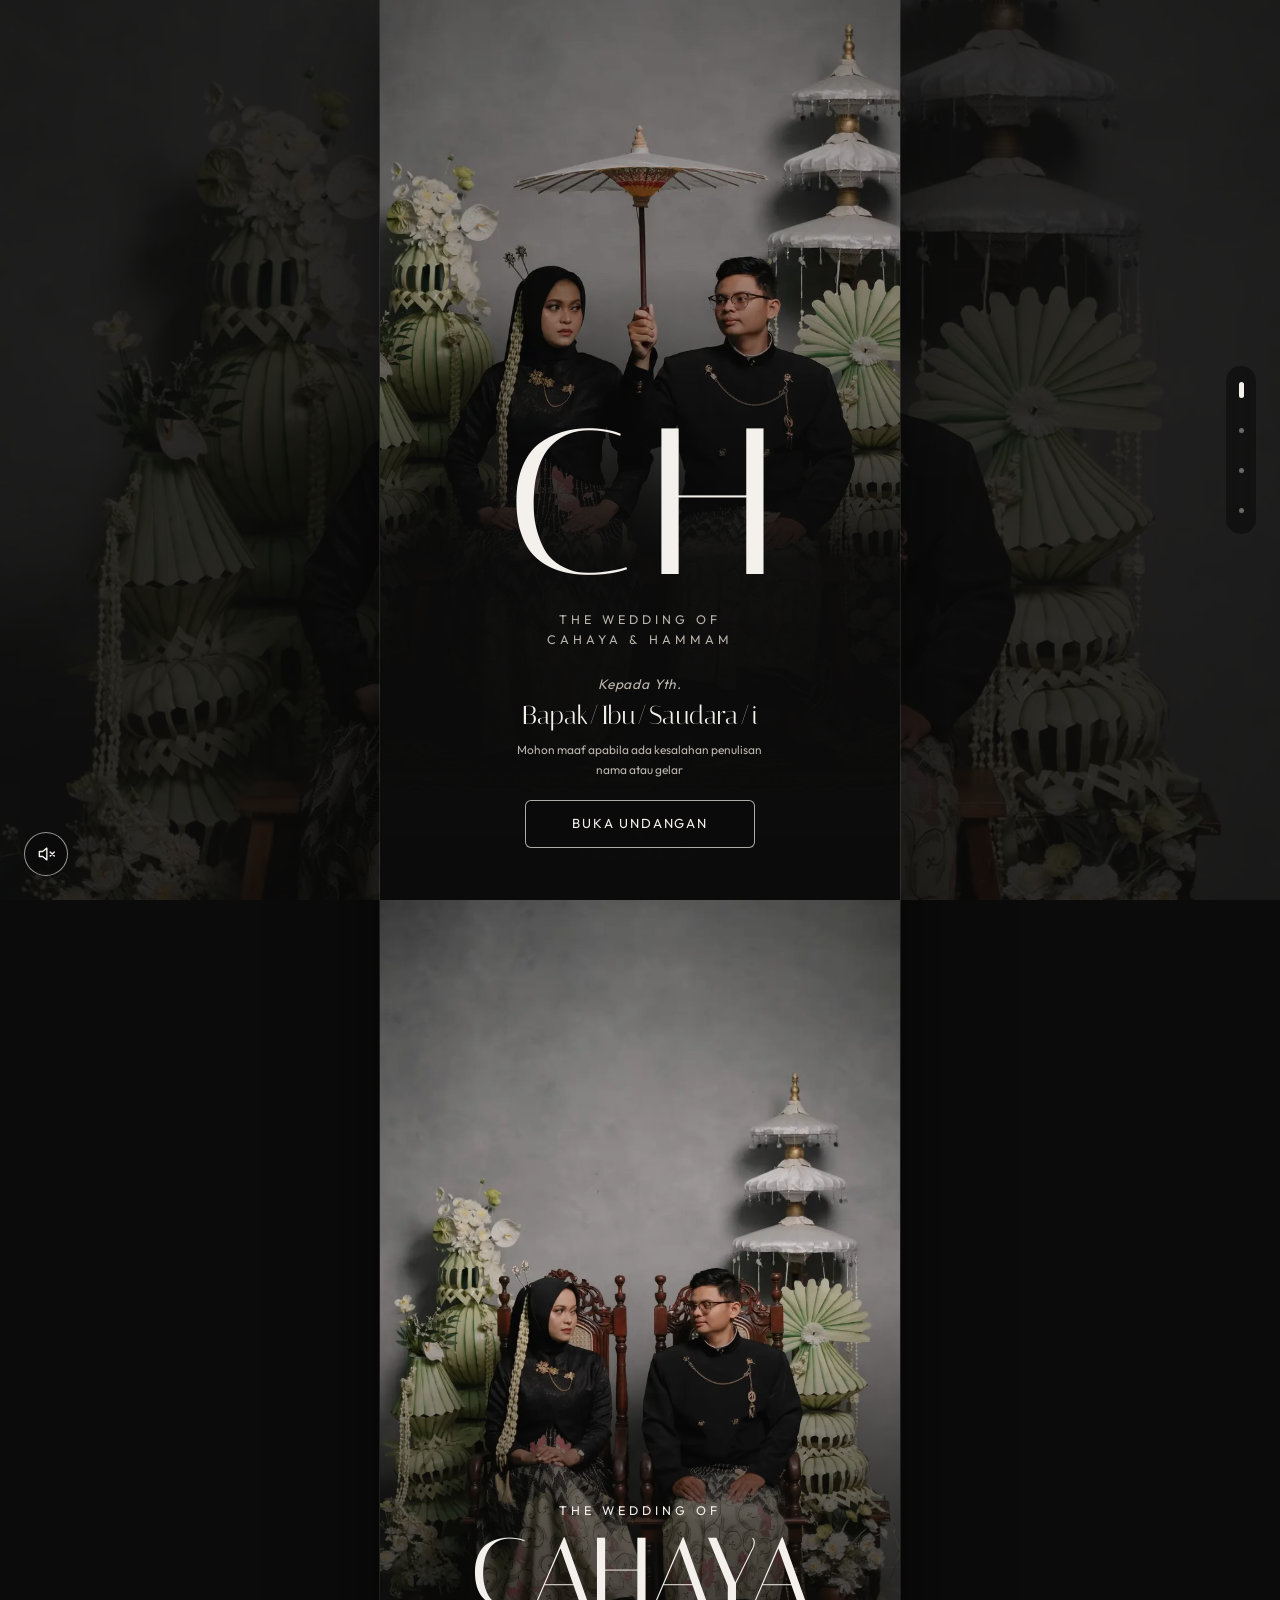
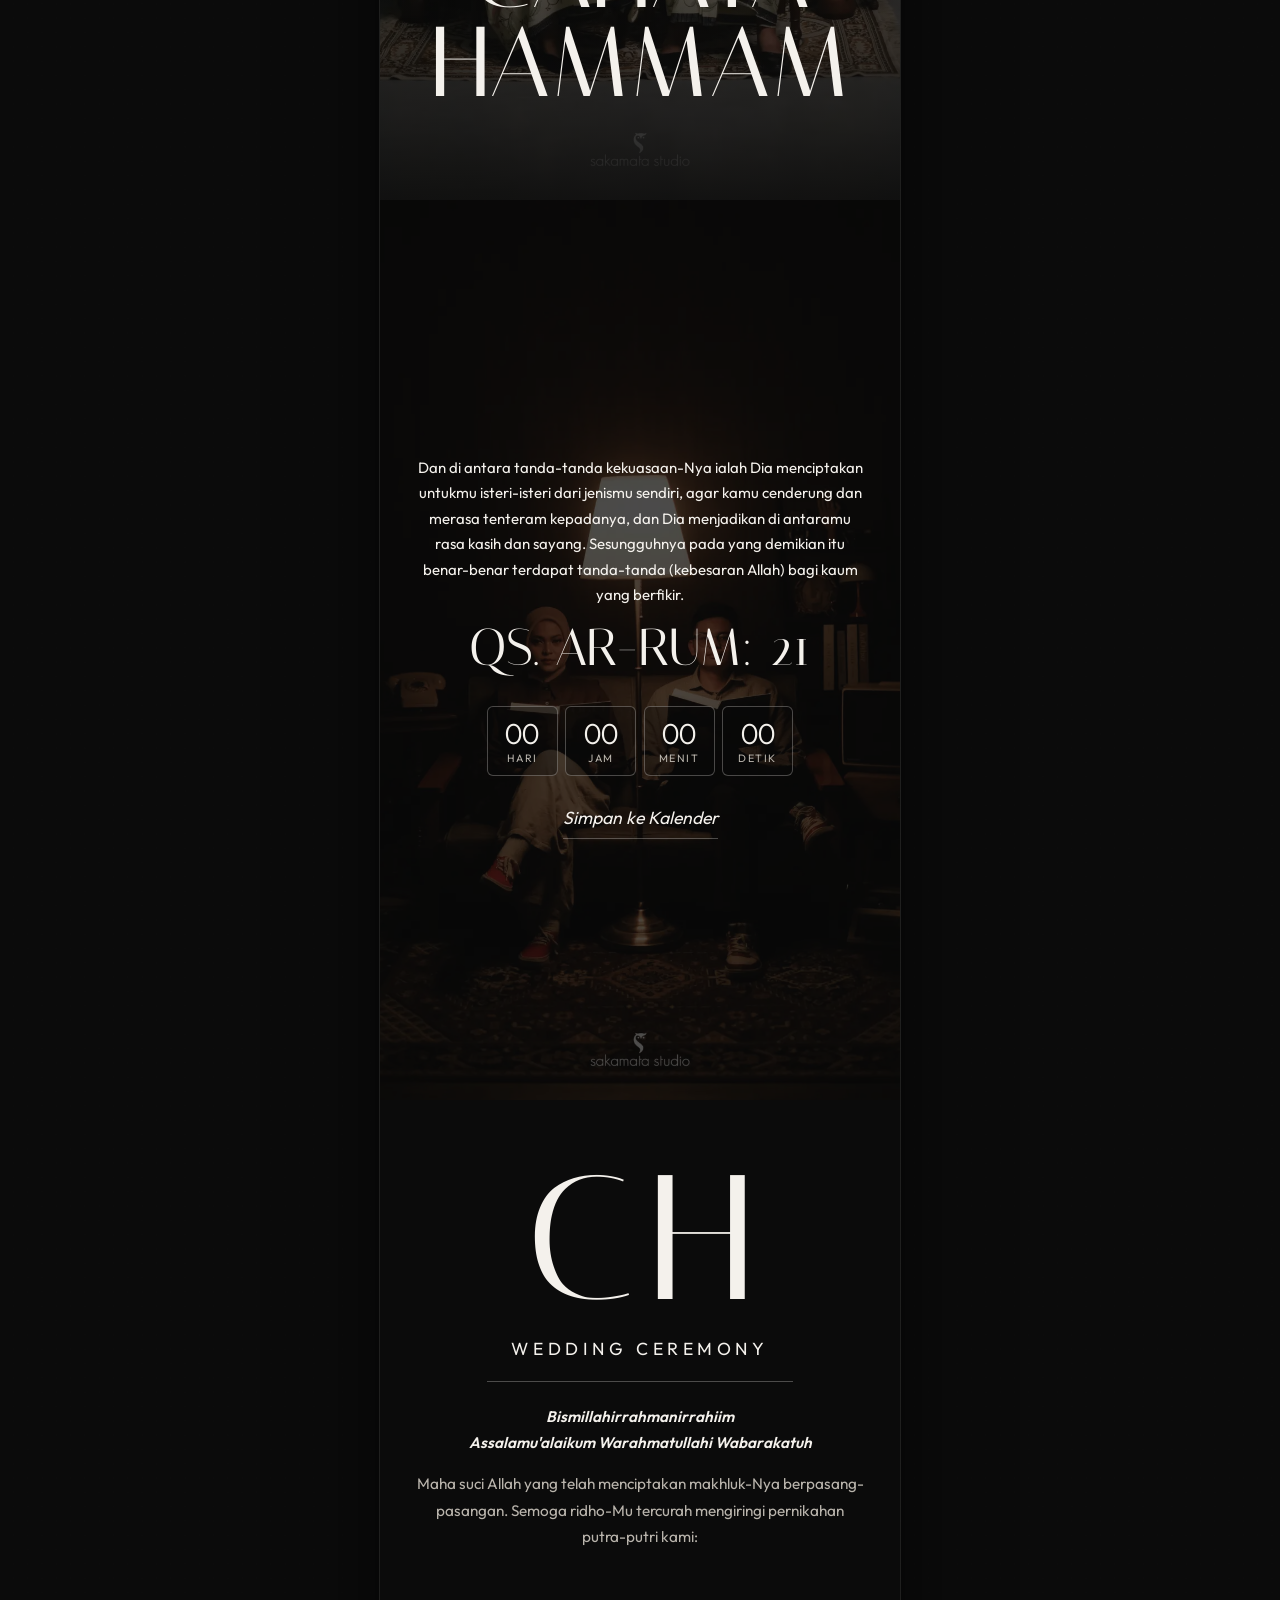
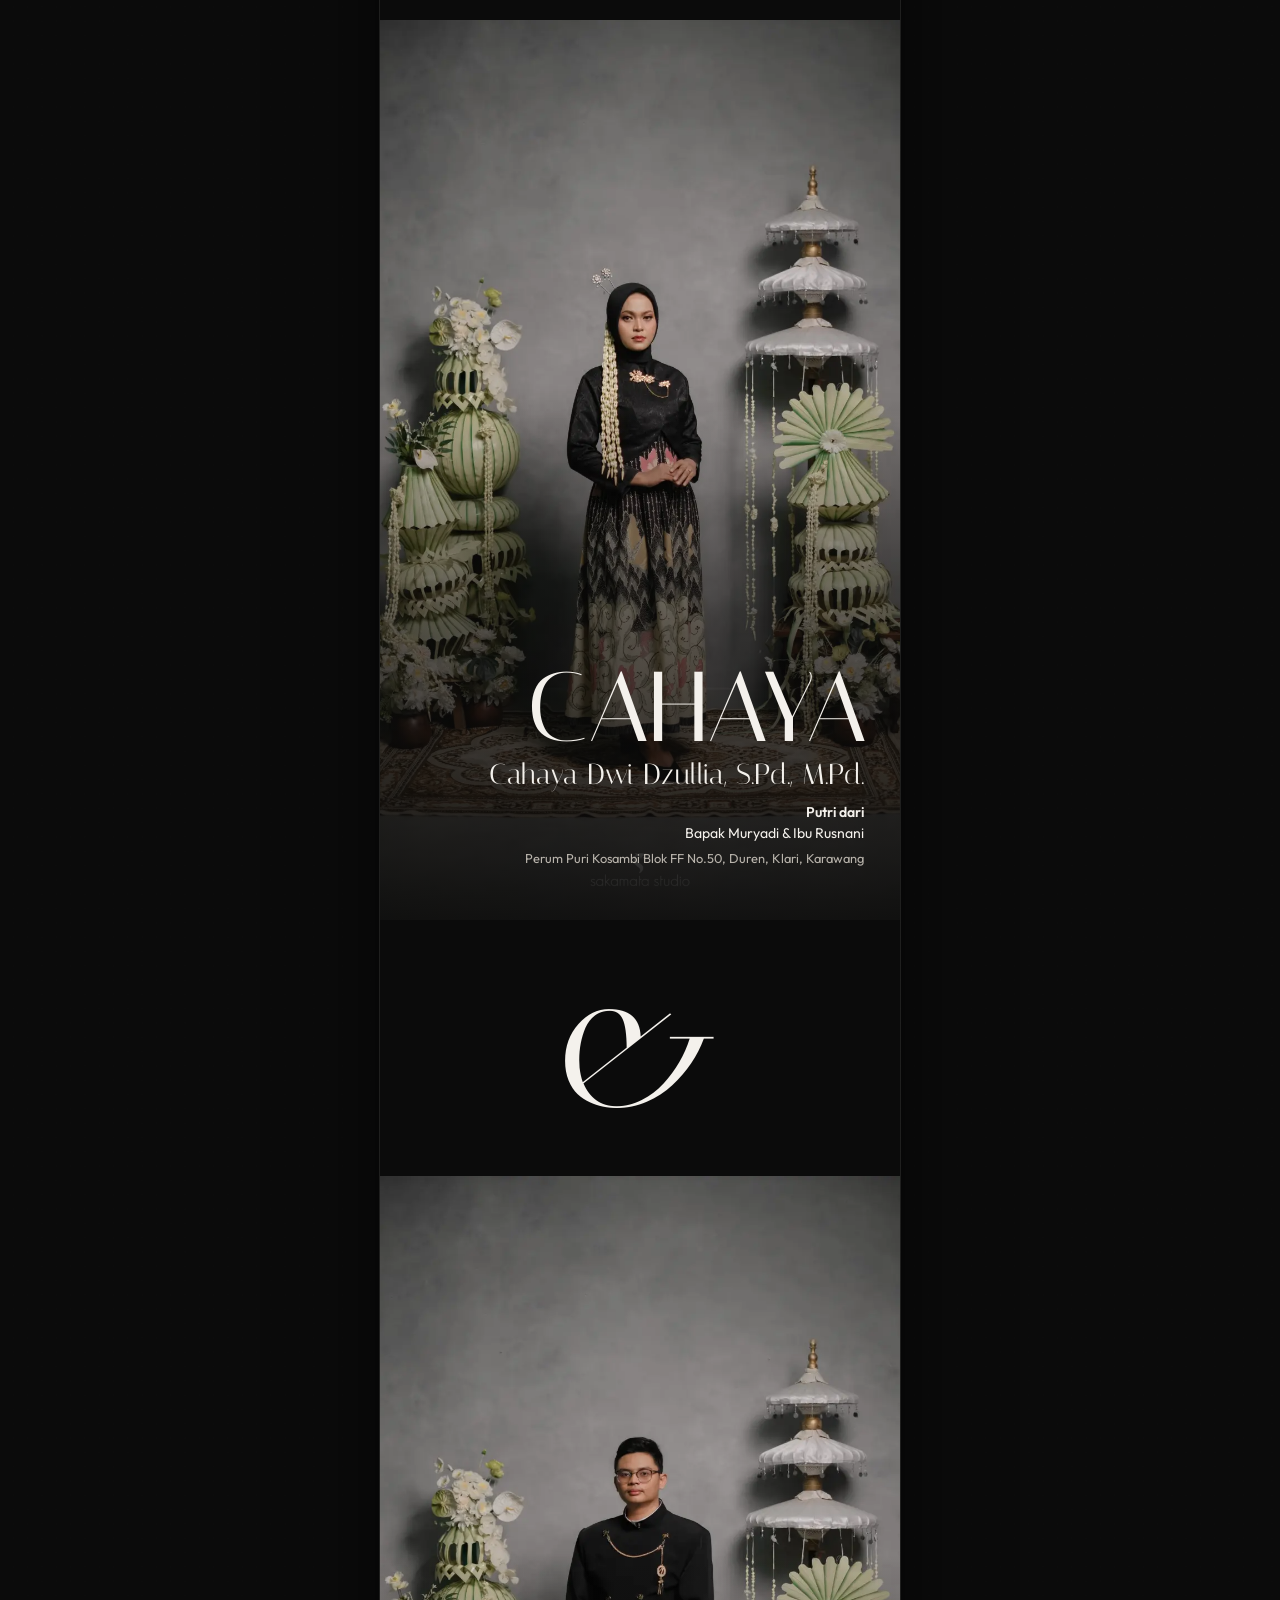
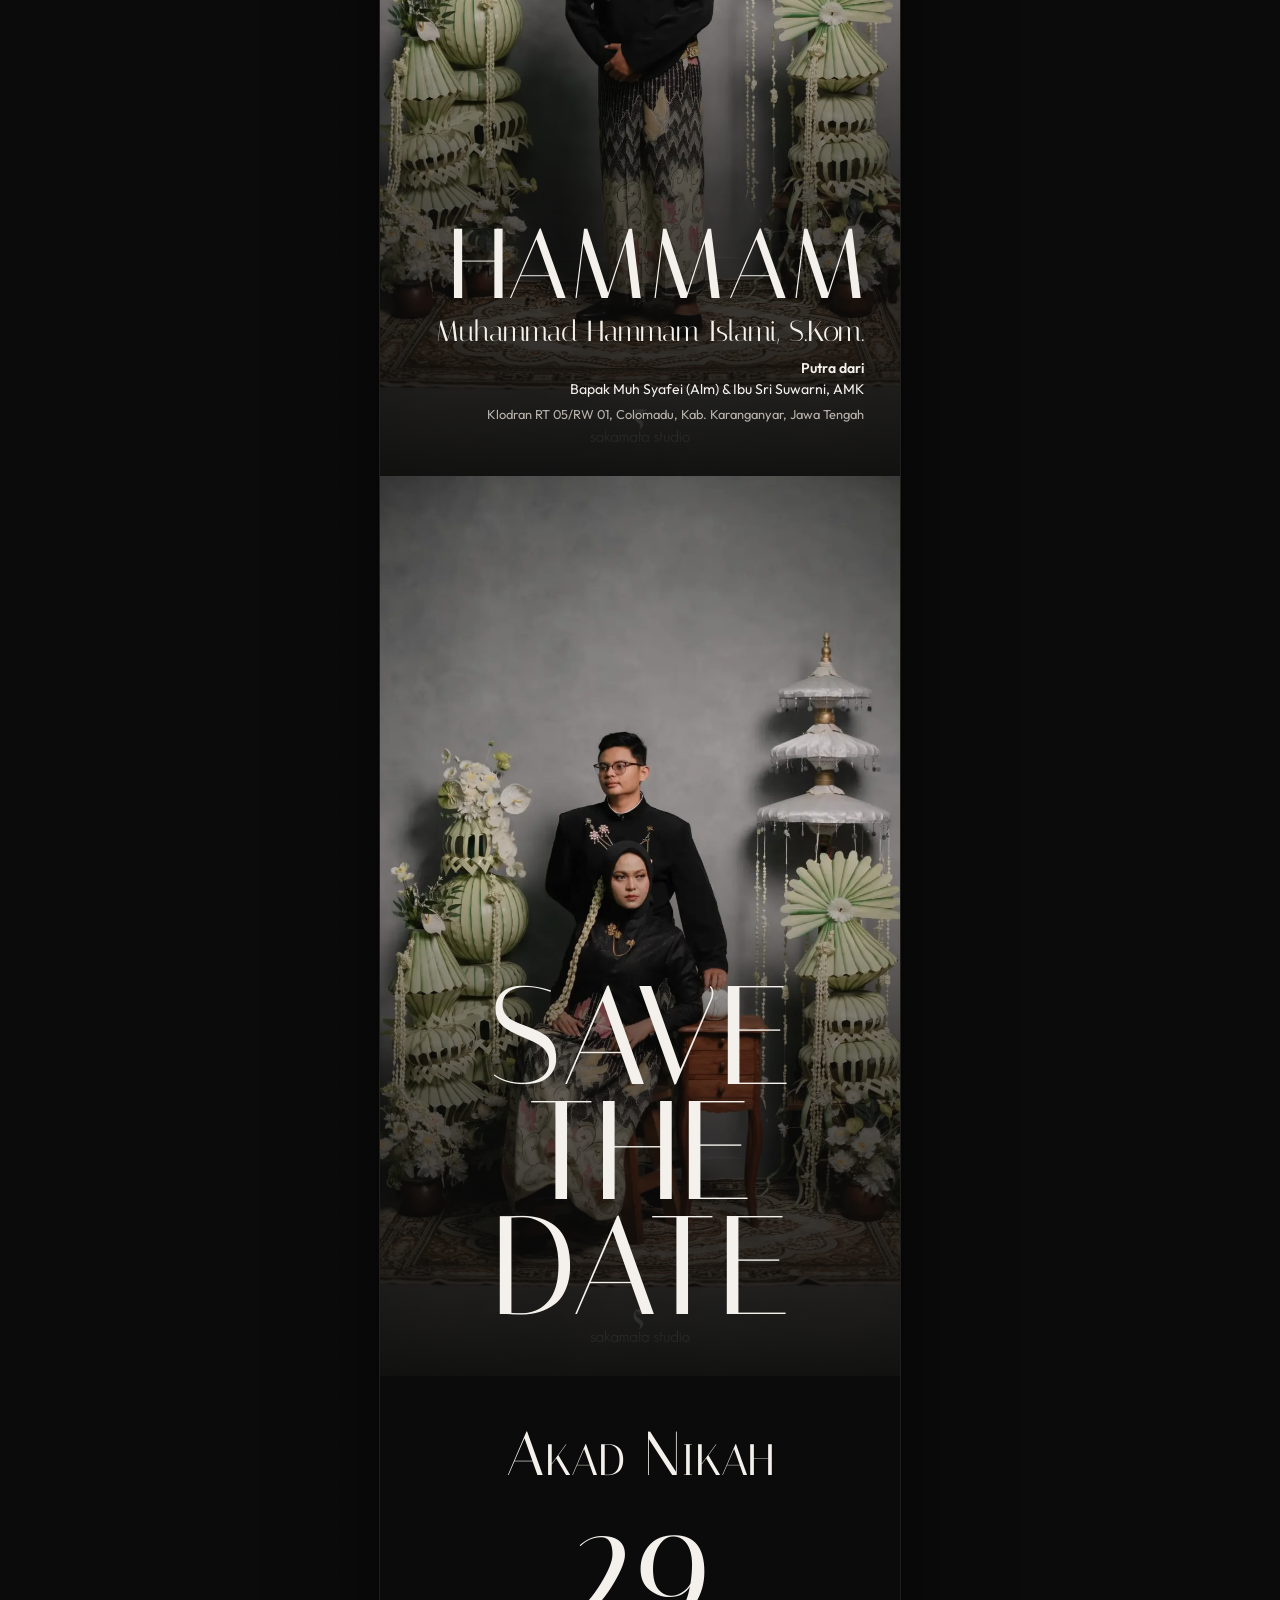
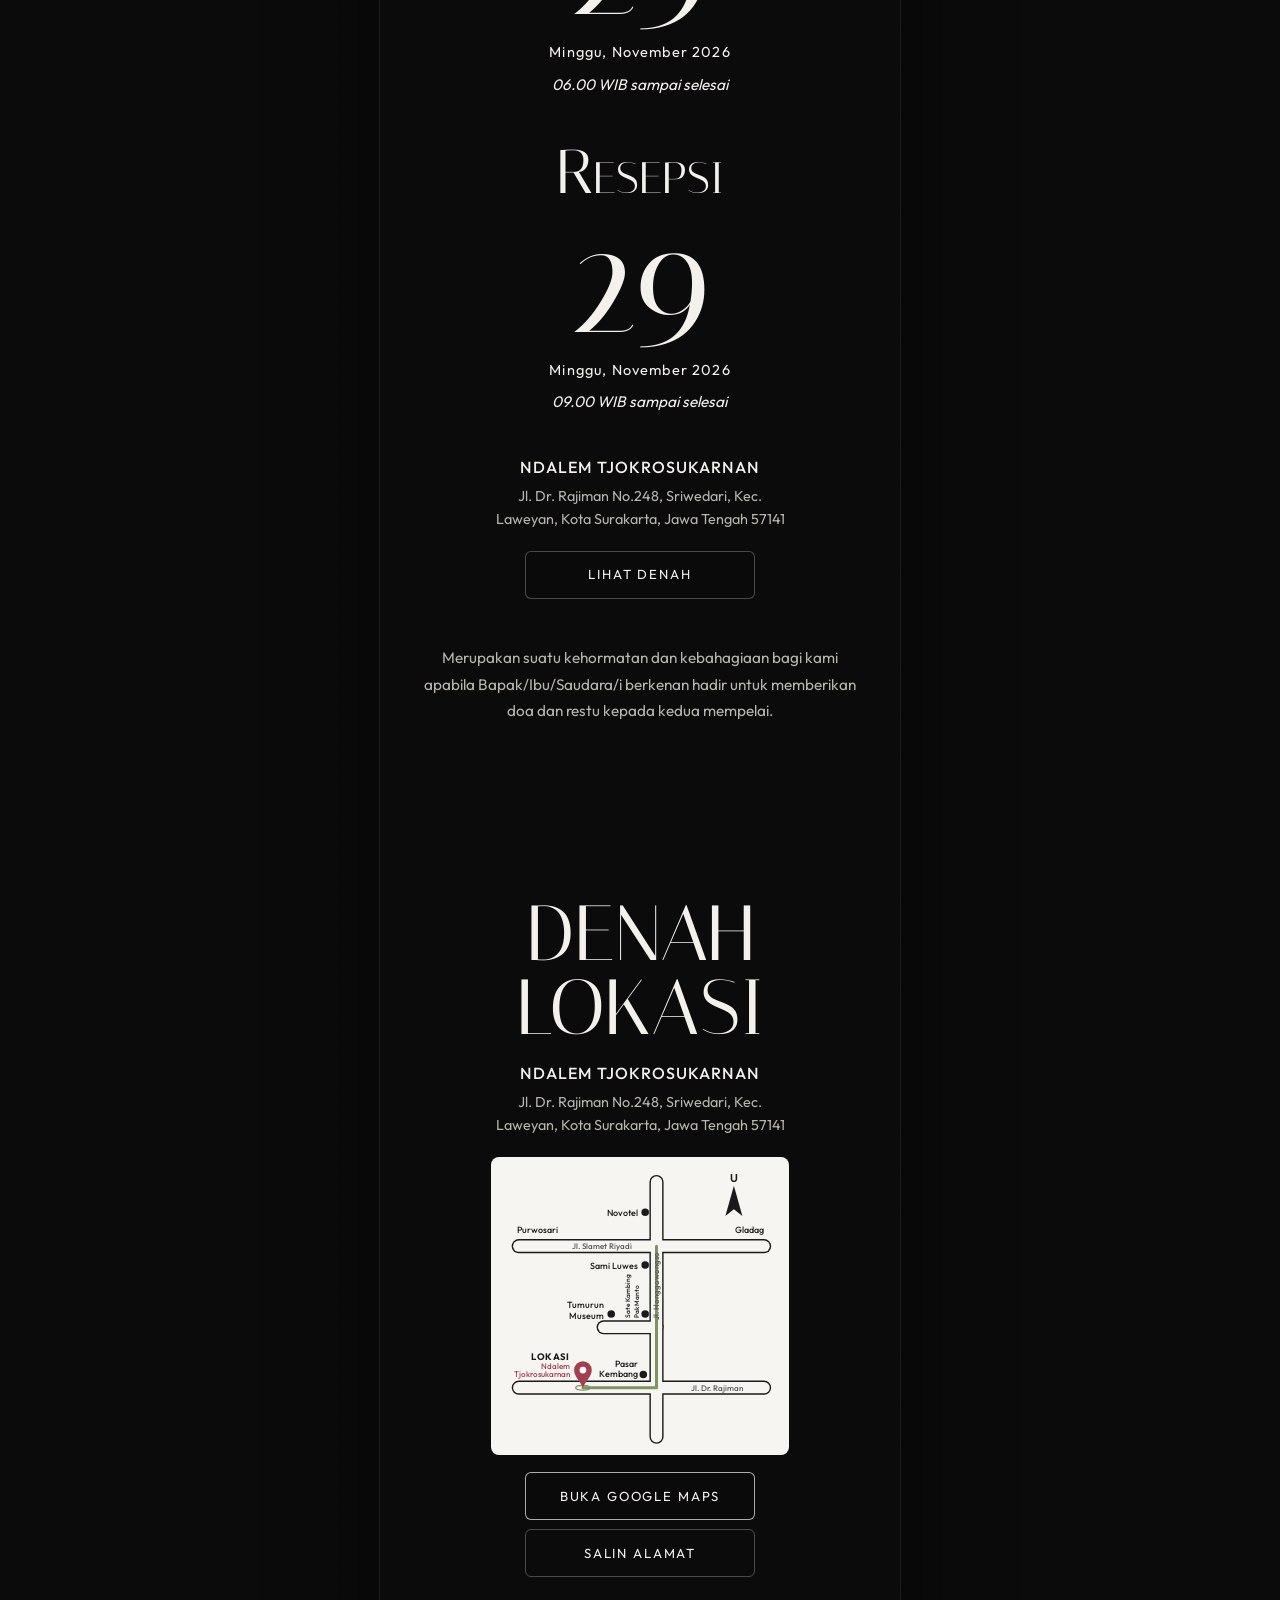
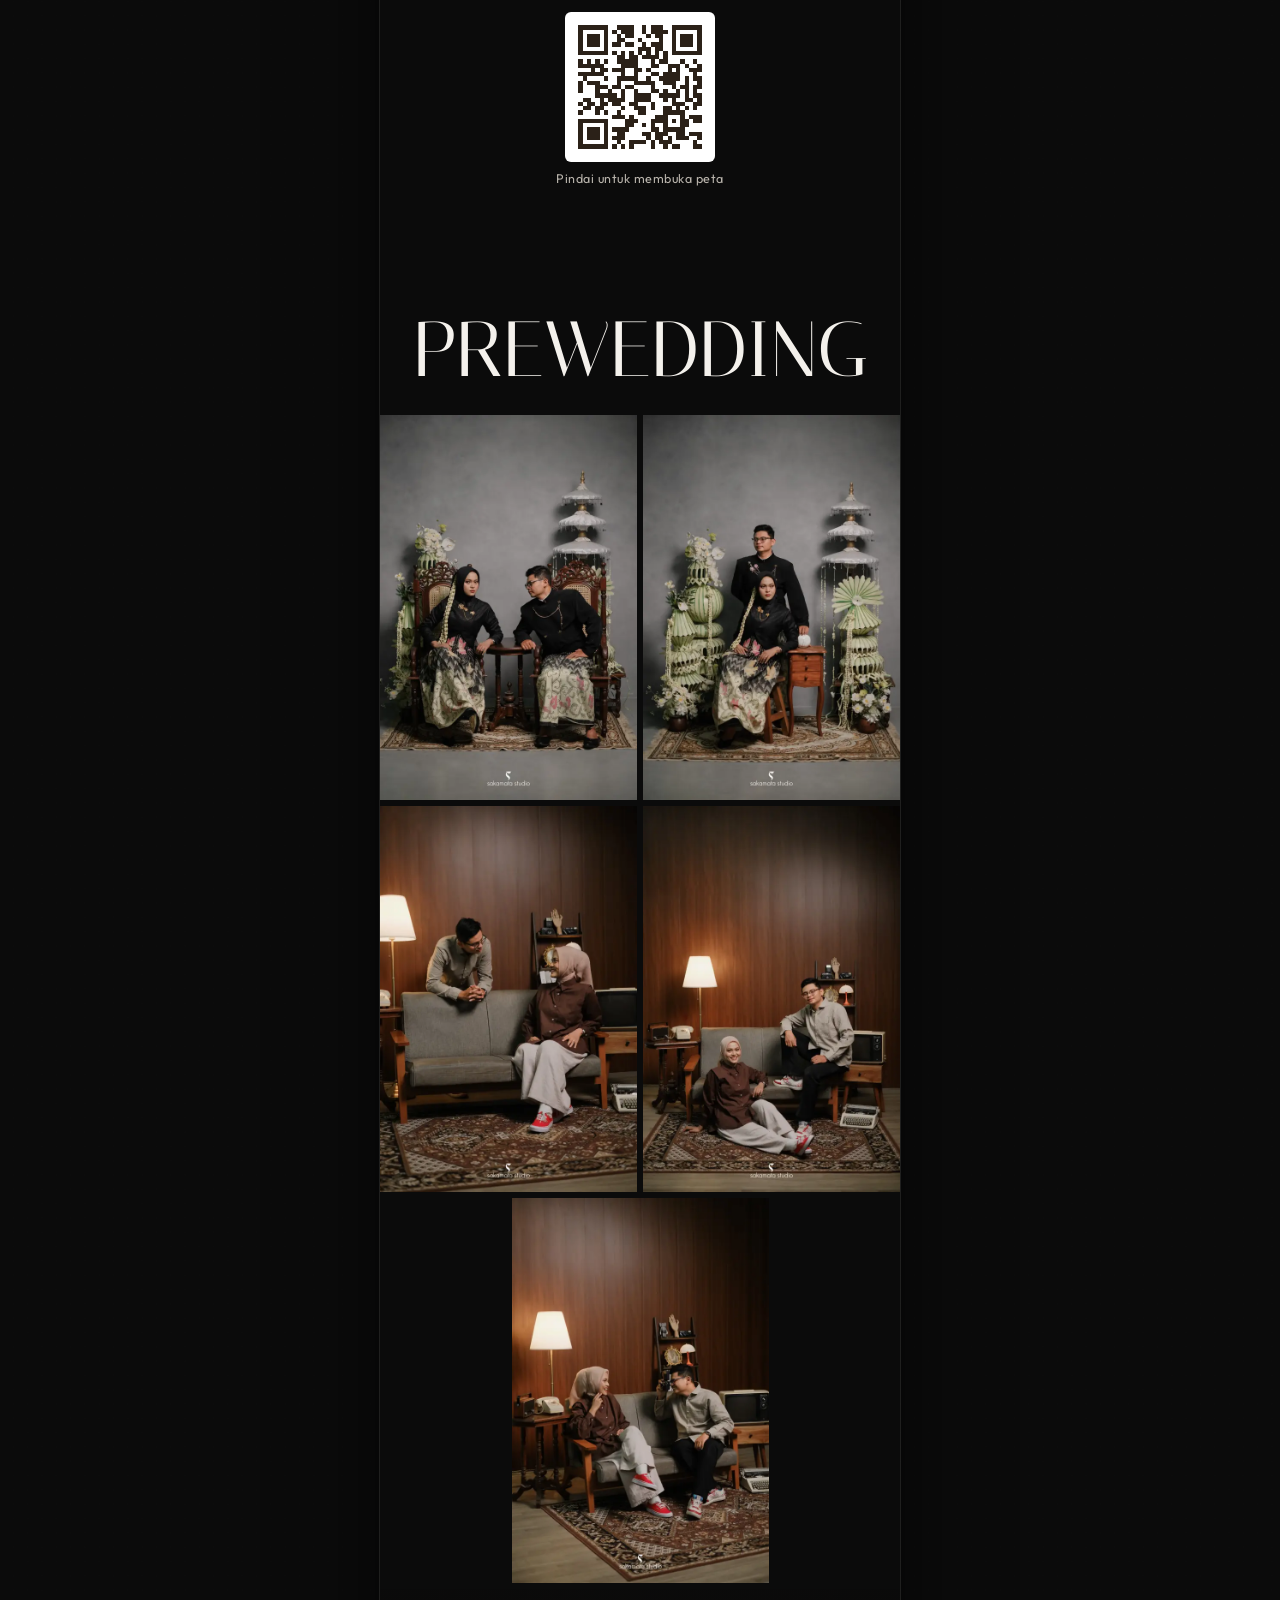
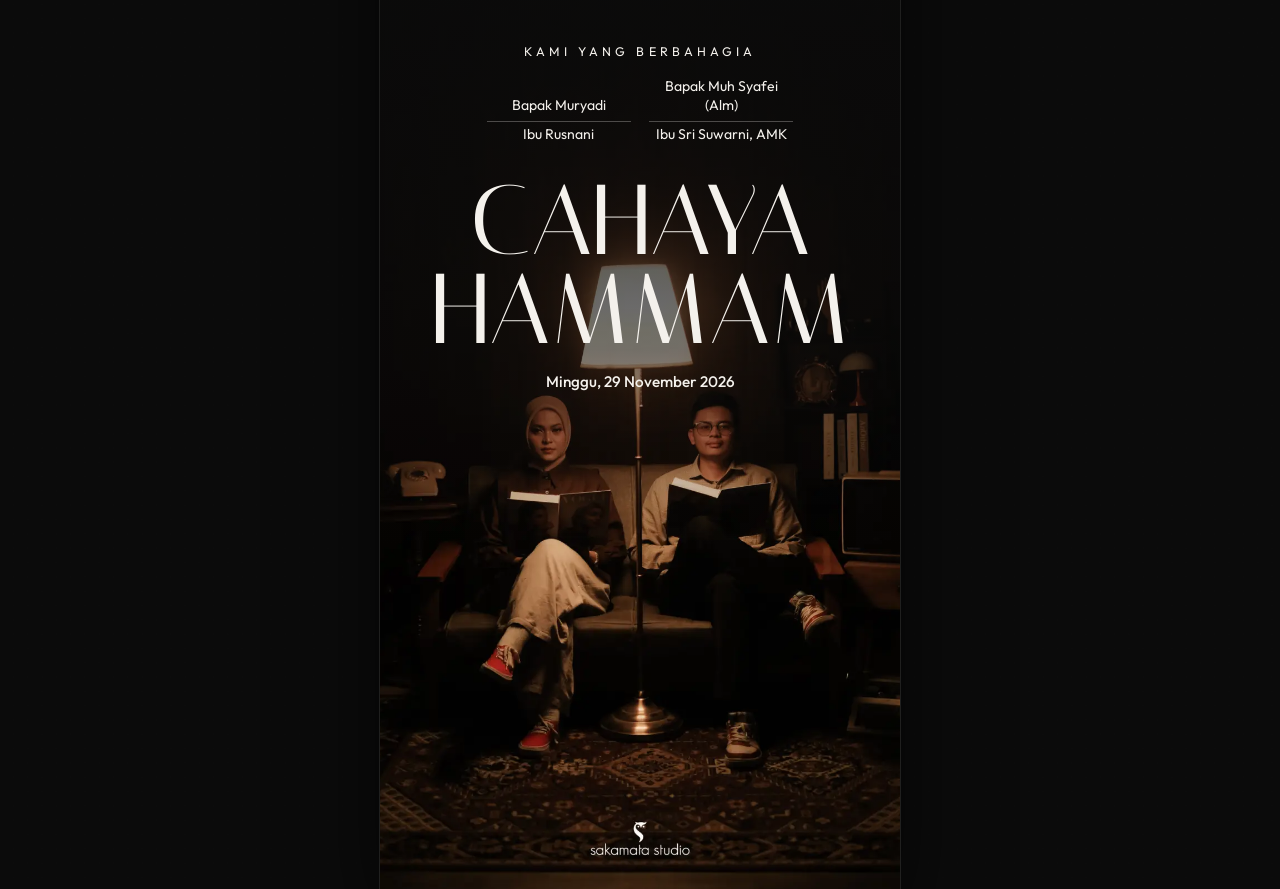
<file: index.html>
<!doctype html>
<html lang="id">
<head>
<meta charset="utf-8">
<meta name="viewport" content="width=device-width, initial-scale=1, viewport-fit=cover">
<meta http-equiv="Content-Security-Policy" content="default-src 'self'; img-src 'self' data:; style-src 'self' 'unsafe-inline'; font-src 'self'; script-src 'self'; base-uri 'self'; form-action 'none'">
<title>The Wedding of Cahaya &amp; Hammam</title>
<meta name="description" content="Undangan pernikahan Cahaya &amp; Hammam, Minggu 29 November 2026 di ndalem Tjokrosukarnan, Surakarta.">
<meta name="theme-color" content="#0B0B0B">

<meta property="og:type" content="website">
<meta property="og:url" content="https://hammamcahaya.github.io/">
<meta property="og:title" content="The Wedding of Cahaya &amp; Hammam">
<meta property="og:description" content="Minggu, 29 November 2026 di ndalem Tjokrosukarnan, Surakarta">
<meta property="og:image" content="https://hammamcahaya.github.io/assets/img/og-image-v3.jpg">
<meta property="og:image:width" content="1200">
<meta property="og:image:height" content="630">
<meta name="twitter:card" content="summary_large_image">

<link rel="icon" href="/assets/img/gunungan.svg" type="image/svg+xml">
<link rel="preload" href="/assets/fonts/italiana.woff2" as="font" type="font/woff2" crossorigin>
<link rel="preload" href="/assets/fonts/outfit.woff2" as="font" type="font/woff2" crossorigin>
<link rel="preload" href="/assets/img/foto/sampul.webp" as="image" type="image/webp">
<link rel="stylesheet" href="/v3/css/style.css">
<script src="/v3/js/main.js" defer></script>
</head>
<body>

<main class="book" id="book">

    <!-- ============ Halaman 1 · Sampul ============ -->
    <section class="page page--cover" id="hal-1" aria-label="Halaman 1 dari 4, sampul">
      <img class="bg" src="/assets/img/foto/sampul.webp" alt="" width="1080" height="1328" fetchpriority="high">
      <div class="page__body cover">
        <p class="monogram" aria-hidden="true"><span>C</span><span>H</span></p>
        <h1 class="cover__names">The Wedding of<br>Cahaya &amp; Hammam</h1>

        <div class="guest">
          <p class="guest__to">Kepada Yth. Bapak/Ibu/Saudara/i</p>
          <p class="guest__name" id="guest-name">Bapak/Ibu/Saudara/i</p>
          <p class="guest__note">Mohon maaf apabila ada kesalahan penulisan nama atau gelar</p>
        </div>

        <button class="btn btn--primary" type="button" data-go="1" data-music-start>Buka Undangan</button>
      </div>
    </section>

    <!-- ============ Halaman 2 · Undangan ============ -->
    <section class="page page--invite" id="hal-2" aria-label="Halaman 2 dari 4, undangan">
      <div class="page__body invite">

        <!-- pembuka: foto penuh, nama besar -->
        <div class="scene scene--hero">
          <img class="bg" src="/assets/img/foto/hero.webp" alt="" width="1080" height="1620" loading="lazy" decoding="async">
          <div class="scene__content">
            <p class="eyebrow" data-reveal>The Wedding of</p>
            <p class="names display" data-reveal><span>Cahaya</span><span>Hammam</span></p>
            <p class="scene__date" data-reveal>Minggu, 29 November 2026</p>
          </div>
        </div>

        <!-- ayat, hitung mundur, kalender -->
        <div class="scene scene--ayat">
          <img class="bg" src="/assets/img/foto/penutup.webp" alt="" width="1080" height="1620" loading="lazy" decoding="async">
          <div class="scene__content">
            <blockquote class="ayat" data-reveal>
              <p>Dan di antara tanda-tanda kekuasaan-Nya ialah Dia menciptakan untukmu isteri-isteri dari jenismu sendiri, agar kamu cenderung dan merasa tenteram kepadanya, dan Dia menjadikan di antaramu rasa kasih dan sayang. Sesungguhnya pada yang demikian itu benar-benar terdapat tanda-tanda (kebesaran Allah) bagi kaum yang berfikir.</p>
              <cite class="display">QS. Ar-Rum: 21</cite>
            </blockquote>
            <div class="countdown" id="countdown" data-reveal role="timer" aria-label="Hitung mundur menuju akad nikah">
              <p><span id="cd-d">00</span><small>Hari</small></p>
              <p><span id="cd-h">00</span><small>Jam</small></p>
              <p><span id="cd-m">00</span><small>Menit</small></p>
              <p><span id="cd-s">00</span><small>Detik</small></p>
            </div>
            <a class="calendar-link" data-reveal href="https://calendar.google.com/calendar/render?action=TEMPLATE&amp;text=Pernikahan+Cahaya+%26+Hammam&amp;dates=20261128T230000Z%2F20261129T050000Z&amp;location=ndalem+Tjokrosukarnan%2C+Jl.+Dr.+Rajiman+No.248%2C+Sriwedari%2C+Laweyan%2C+Surakarta&amp;details=Akad+Nikah+06.00+WIB%2C+Resepsi+09.00+WIB" target="_blank" rel="noopener">Simpan ke Kalender</a>
          </div>
        </div>

        <!-- salam pembuka -->
        <div class="block block--salam">
          <p class="monogram monogram--small" aria-hidden="true" data-reveal><span>C</span><span>H</span></p>
          <h2 class="block__title" data-reveal>Wedding Ceremony</h2>
          <p class="salam" data-reveal>Bismillahirrahmanirrahiim<br>Assalamu'alaikum Warahmatullahi Wabarakatuh</p>
          <p class="lead" data-reveal>Maha suci Allah yang telah menciptakan makhluk-Nya berpasang-pasangan. Semoga ridho-Mu tercurah mengiringi pernikahan putra-putri kami:</p>
        </div>

        <!-- mempelai -->
        <div class="scene scene--person">
          <img class="bg" src="/assets/img/foto/cahaya.webp" alt="Cahaya Dwi Dzullia berbusana Jawa hitam dan kain batik" width="1080" height="1620" loading="lazy" decoding="async">
          <div class="scene__content person">
            <p class="person__call display" aria-hidden="true" data-reveal>Cahaya</p>
            <h2 class="person__name" data-reveal>Cahaya Dwi Dzullia<span class="person__degree">, S.Pd., M.Pd.</span></h2>
            <p class="person__parent" data-reveal><b>Putri dari</b> Bapak Muryadi &amp; Ibu Rusnani</p>
            <p class="person__address" data-reveal>Perum Puri Kosambi Blok FF No.50, Duren, Klari, Karawang</p>
          </div>
        </div>

        <p class="couple__with" data-reveal><span class="amp">&amp;</span><span class="visually-hidden">dengan</span></p>

        <div class="scene scene--person">
          <img class="bg" src="/assets/img/foto/hammam.webp" alt="Muhammad Hammam Islami berbusana beskap hitam dan kain batik" width="1080" height="1620" loading="lazy" decoding="async">
          <div class="scene__content person">
            <p class="person__call display" aria-hidden="true" data-reveal>Hammam</p>
            <h2 class="person__name" data-reveal>Muhammad Hammam Islami<span class="person__degree">, S.Kom.</span></h2>
            <p class="person__parent" data-reveal><b>Putra dari</b> Bapak Muh Syafei (Alm) &amp; Ibu Sri Suwarni, AMK</p>
            <p class="person__address" data-reveal>Klodran RT 05/RW 01, Colomadu, Kab. Karanganyar, Jawa Tengah</p>
          </div>
        </div>

        <!-- save the date -->
        <div class="scene scene--date">
          <img class="bg" src="/assets/img/foto/simpan-tanggal.webp" alt="" width="1080" height="1620" loading="lazy" decoding="async">
          <div class="scene__content">
            <p class="save display" data-reveal><span>Save</span><span>The</span><span>Date</span></p>
          </div>
        </div>

        <!-- acara -->
        <div class="block block--events">
          <div class="event" data-reveal>
            <h3 class="event__title display">Akad Nikah</h3>
            <p class="event__day">29</p>
            <p class="event__month">Minggu, November 2026</p>
            <p class="event__time">06.00 WIB sampai selesai</p>
          </div>
          <div class="event" data-reveal>
            <h3 class="event__title display">Resepsi</h3>
            <p class="event__day">29</p>
            <p class="event__month">Minggu, November 2026</p>
            <p class="event__time">09.00 WIB sampai selesai</p>
          </div>

          <address class="venue" data-reveal>
            <strong>ndalem Tjokrosukarnan</strong>
            Jl. Dr. Rajiman No.248, Sriwedari, Kec. Laweyan, Kota Surakarta, Jawa Tengah 57141
          </address>
          <a class="btn btn--line" href="#3" data-go="2" data-reveal>Lihat Denah</a>

          <p class="lead" data-reveal>Merupakan suatu kehormatan dan kebahagiaan bagi kami apabila Bapak/Ibu/Saudara/i berkenan hadir untuk memberikan doa dan restu kepada kedua mempelai.</p>
          <p class="salam" data-reveal>Wassalamu'alaikum Warahmatullahi Wabarakatuh</p>
        </div>

      </div>
    </section>

    <!-- ============ Halaman 3 · Denah ============ -->
    <section class="page page--map" id="hal-3" aria-label="Halaman 3 dari 4, denah lokasi">
      <div class="page__body map">
        <h2 class="map__title display" data-reveal>Denah Lokasi</h2>
        <address class="venue" data-reveal>
          <strong>ndalem Tjokrosukarnan</strong>
          Jl. Dr. Rajiman No.248, Sriwedari, Kec. Laweyan, Kota Surakarta, Jawa Tengah 57141
        </address>

        <div class="map__grid">
          <figure class="map__figure" data-reveal>
            <svg class="denah" viewBox="0 0 300 300" role="img" aria-labelledby="denah-title">
              <title id="denah-title">Denah: ndalem Tjokrosukarnan di Jl. Dr. Rajiman, sebelah barat Pasar Kembang. Dari Jl. Slamet Riyadi belok ke selatan lewat Jl. Honggowongso, melewati Sami Luwes, Sate Kambing Pak Manto, dan Tumurun Museum.</title>
              <g class="denah__road">
                <path d="M168 18V288"/>
                <path d="M22 86H282"/>
                <path d="M168 172H112"/>
                <path d="M22 236H282"/>
              </g>
              <g class="denah__road-in">
                <path d="M168 18V288"/>
                <path d="M22 86H282"/>
                <path d="M168 172H112"/>
                <path d="M22 236H282"/>
              </g>
              <!-- rute dari Jl. Slamet Riyadi ke lokasi, digambar saat denah terlihat -->
              <path class="denah__route" pathLength="1" d="M168 86V236H90"/>
              <g class="denah__label denah__label--road">
                <text x="110" y="89.5" text-anchor="middle">Jl. Slamet Riyadi</text>
                <text x="232" y="239.5" text-anchor="middle">Jl. Dr. Rajiman</text>
                <text transform="translate(170.5 128) rotate(-90)" text-anchor="middle">Jl. Honggowongso</text>
              </g>
              <g class="denah__label">
                <text x="20" y="72">Purwosari</text>
                <text x="282" y="72" text-anchor="end">Gladag</text>
              </g>
              <g class="denah__poi">
                <circle cx="156" cy="50" r="4"/>
                <circle cx="156" cy="106" r="4"/>
                <circle cx="156" cy="158" r="4"/>
                <circle cx="120" cy="158" r="4"/>
                <circle cx="154" cy="222" r="4"/>
              </g>
              <g class="denah__label">
                <text x="148" y="54" text-anchor="end">Novotel</text>
                <text x="148" y="110" text-anchor="end">Sami Luwes</text>
                <text x="112" y="152" text-anchor="end">Tumurun</text>
                <text x="112" y="163" text-anchor="end">Museum</text>
                <text x="148" y="214" text-anchor="end">Pasar</text>
                <text x="148" y="225" text-anchor="end">Kembang</text>
              </g>
              <g class="denah__label denah__label--vertical">
                <text transform="translate(140 162) rotate(-90)">Sate Kambing</text>
                <text transform="translate(149 162) rotate(-90)">Pak Manto</text>
              </g>
              <g class="denah__pin" transform="translate(90 236) scale(.85)">
                <ellipse cx="0" cy="0" rx="9" ry="3"/>
                <path d="M0 0C-4 -9 -11 -14 -11 -22A11 11 0 1 1 11 -22C11 -14 4 -9 0 0Z"/>
                <circle cx="0" cy="-22" r="4.2"/>
              </g>
              <g class="denah__label denah__label--venue">
                <text x="76" y="207" text-anchor="end">LOKASI</text>
                <text x="76" y="216" text-anchor="end" class="denah__venue-name">Ndalem</text>
                <text x="76" y="224.5" text-anchor="end" class="denah__venue-name">Tjokrosukarnan</text>
              </g>
              <g class="denah__north" transform="translate(250 40)">
                <path d="M0 -18L9 14L0 7L-9 14Z"/>
                <text x="0" y="-22" text-anchor="middle">U</text>
              </g>
            </svg>
          </figure>

          <div class="map__actions" data-reveal>
            <a class="btn btn--primary" href="https://maps.app.goo.gl/uGNZ8pQ9KB5hsvbt7" target="_blank" rel="noopener">Buka Google Maps</a>
            <button class="btn btn--ghost" type="button" id="copy-address" data-address="ndalem Tjokrosukarnan, Jl. Dr. Rajiman No.248, Sriwedari, Kec. Laweyan, Kota Surakarta, Jawa Tengah 57141">Salin alamat</button>
            <p class="copy-status" id="copy-status" role="status" aria-live="polite"></p>
            <figure class="qr">
              <img src="/assets/img/qr-maps.svg" alt="Kode QR menuju lokasi di Google Maps" width="96" height="96">
              <figcaption>Pindai untuk membuka peta</figcaption>
            </figure>
          </div>
        </div>
      </div>
    </section>

    <!-- ============ Halaman 4 · Galeri & penutup ============ -->
    <section class="page page--closing" id="hal-4" aria-label="Halaman 4 dari 4, penutup">
      <div class="page__body closing">
        <h2 class="block__title block__title--big display" data-reveal>Prewedding</h2>
        <ul class="gallery" aria-label="Foto prewedding Cahaya dan Hammam">
          <li data-reveal><img src="/assets/img/foto/galeri-3.webp" alt="Cahaya dan Hammam duduk berhadapan di kursi ukir kayu" width="600" height="900" loading="lazy" decoding="async"></li>
          <li data-reveal><img src="/assets/img/foto/galeri-4.webp" alt="Cahaya duduk di kursi, Hammam berdiri di belakangnya" width="600" height="900" loading="lazy" decoding="async"></li>
          <li data-reveal><img src="/assets/img/foto/galeri-6.webp" alt="Hammam bersandar di punggung sofa, menyapa Cahaya yang duduk" width="600" height="900" loading="lazy" decoding="async"></li>
          <li data-reveal><img src="/assets/img/foto/galeri-7.webp" alt="Cahaya duduk di karpet bersandar ke sofa, Hammam duduk di sofa" width="600" height="900" loading="lazy" decoding="async"></li>
          <li data-reveal><img src="/assets/img/foto/galeri-8.webp" alt="Cahaya dan Hammam duduk berdampingan di sofa sambil berbincang" width="600" height="900" loading="lazy" decoding="async"></li>
        </ul>

        <div class="scene scene--end">
          <img class="bg" src="/assets/img/foto/penutup.webp" alt="" width="1080" height="1620" loading="lazy" decoding="async">
          <div class="scene__content">
            <p class="eyebrow" data-reveal>Kami yang berbahagia</p>
            <div class="closing__families" data-reveal>
              <p><span>Bapak Muryadi</span><span>Ibu Rusnani</span></p>
              <p><span>Bapak Muh Syafei (Alm)</span><span>Ibu Sri Suwarni, AMK</span></p>
            </div>
            <p class="names display" data-reveal><span>Cahaya</span><span>Hammam</span></p>
            <p class="scene__date" data-reveal>Minggu, 29 November 2026</p>
          </div>
        </div>
      </div>
    </section>

</main>

<!-- Musik latar: preload="none" → baru diunduh setelah tamu menekan "Buka Undangan" atau tombol musik -->
<audio id="bgm" src="/assets/audio/irama-laot-teduh-lite.m4a" preload="none" loop></audio>
<button class="music-toggle" id="music-toggle" type="button" aria-label="Putar musik" aria-pressed="false">
  <svg class="icon-on" viewBox="0 0 24 24" aria-hidden="true"><path d="M4 9v6h4l5 4V5L8 9H4z"/><path d="M16.5 8.5a5 5 0 0 1 0 7M19 6a8.5 8.5 0 0 1 0 12"/></svg>
  <svg class="icon-off" viewBox="0 0 24 24" aria-hidden="true"><path d="M4 9v6h4l5 4V5L8 9H4z"/><path d="M17 9.5l5 5M22 9.5l-5 5"/></svg>
</button>

<nav class="dots" id="dots" aria-label="Halaman">
  <a href="#1" data-go="0" aria-label="Halaman 1, sampul"></a>
  <a href="#2" data-go="1" aria-label="Halaman 2, undangan"></a>
  <a href="#3" data-go="2" aria-label="Halaman 3, denah lokasi"></a>
  <a href="#4" data-go="3" aria-label="Halaman 4, penutup"></a>
</nav>

</body>
</html>
</file>
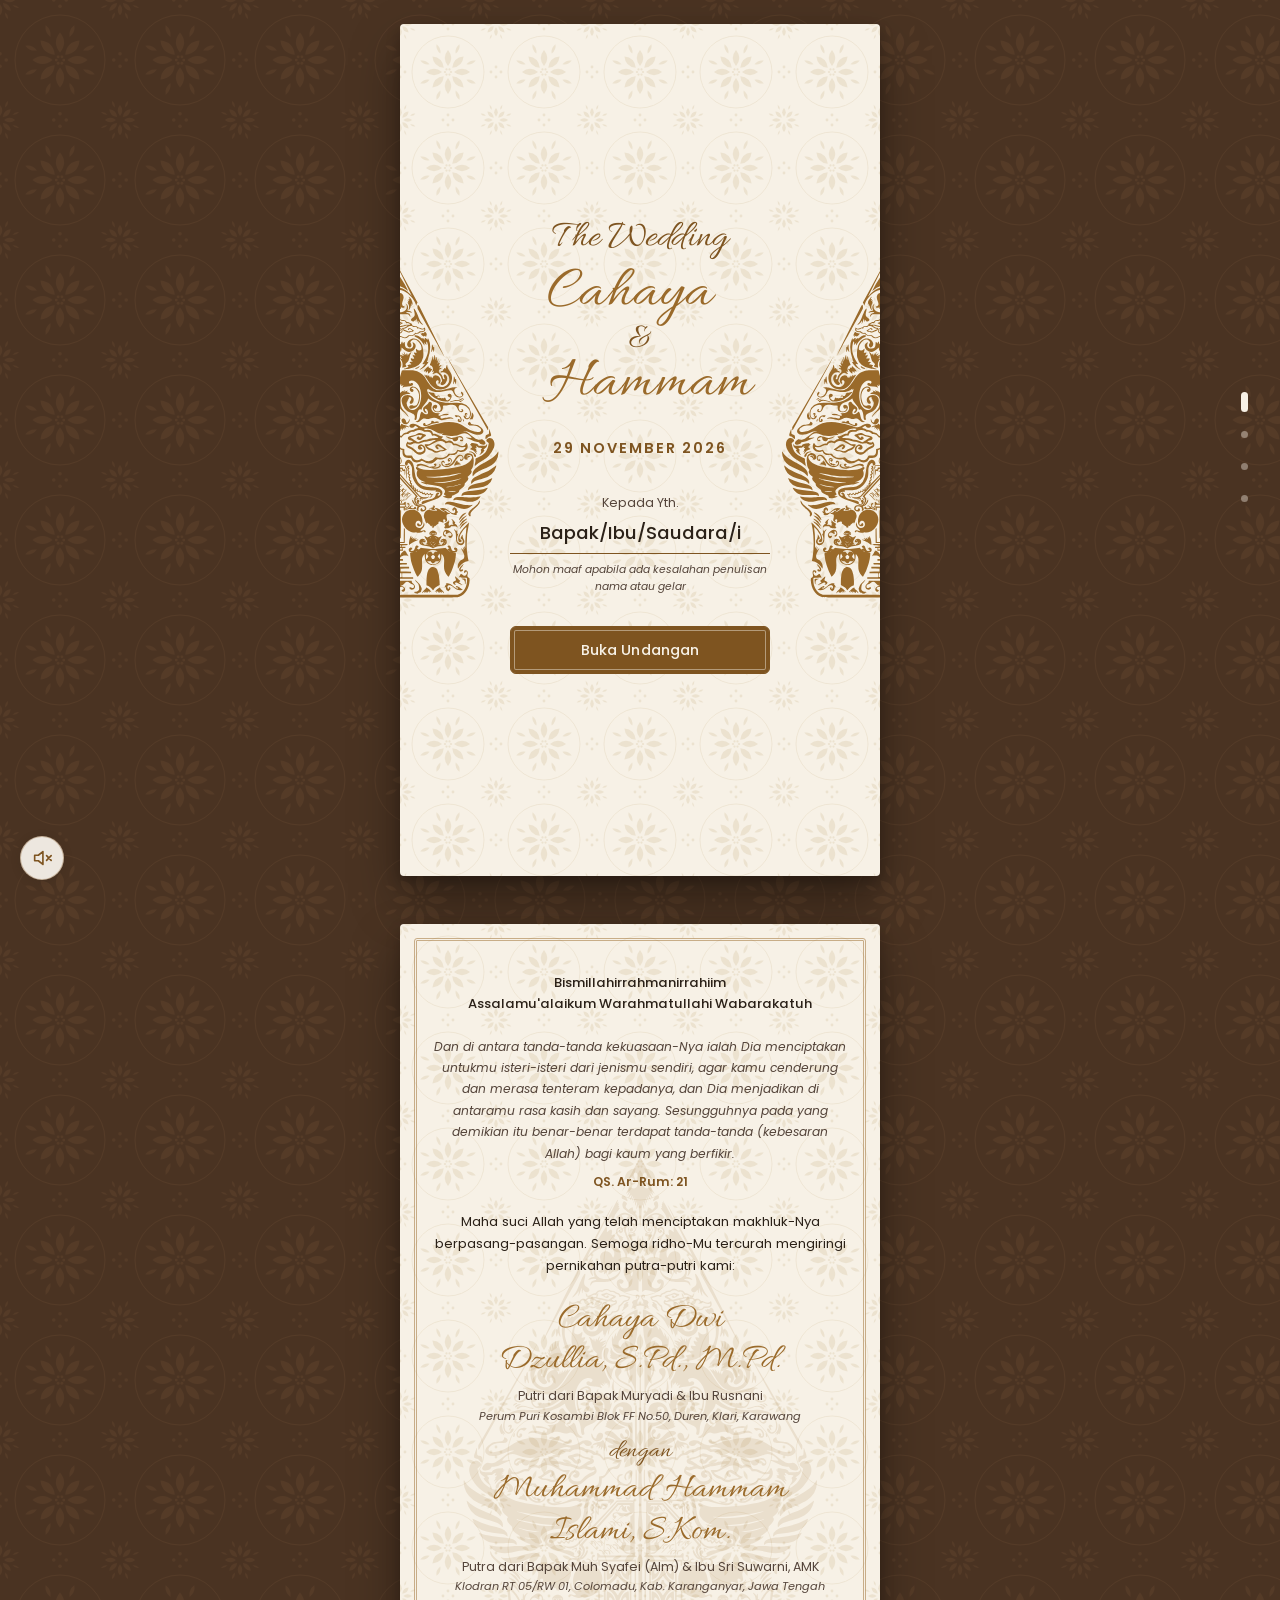
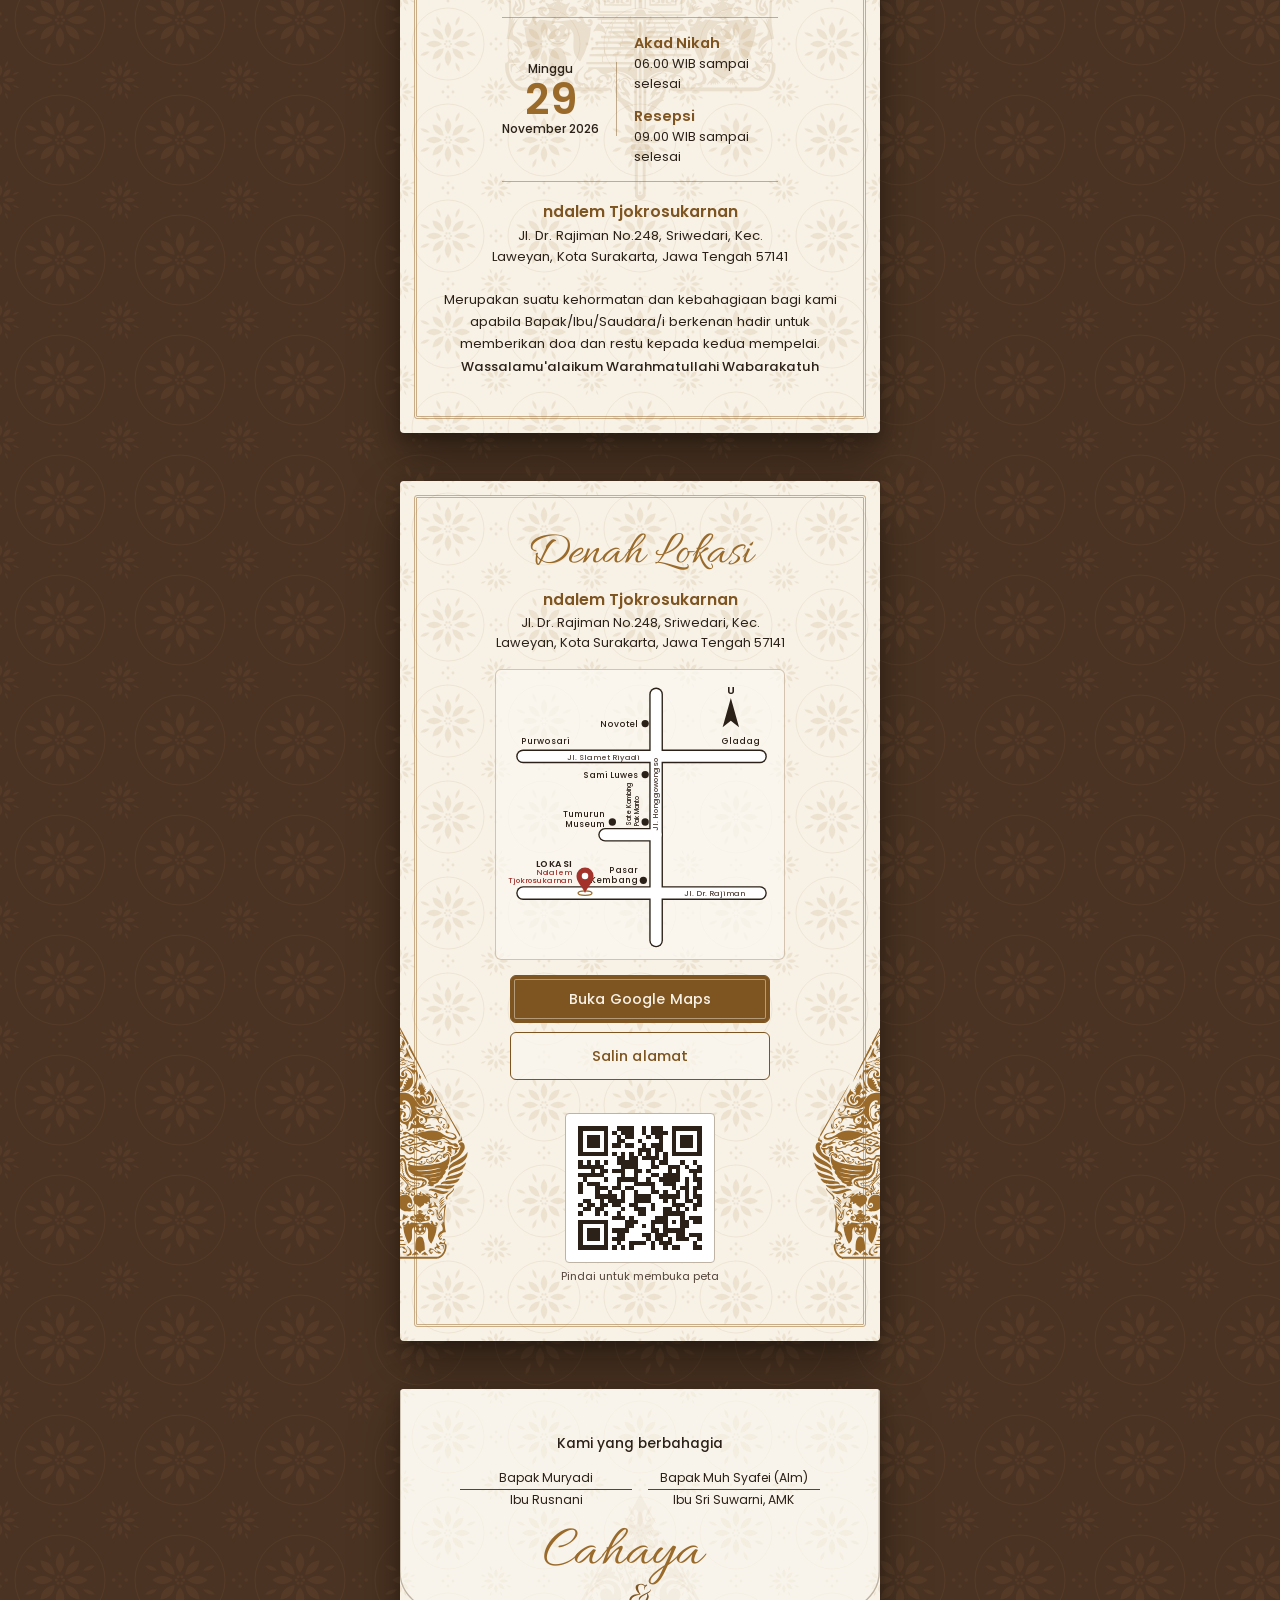
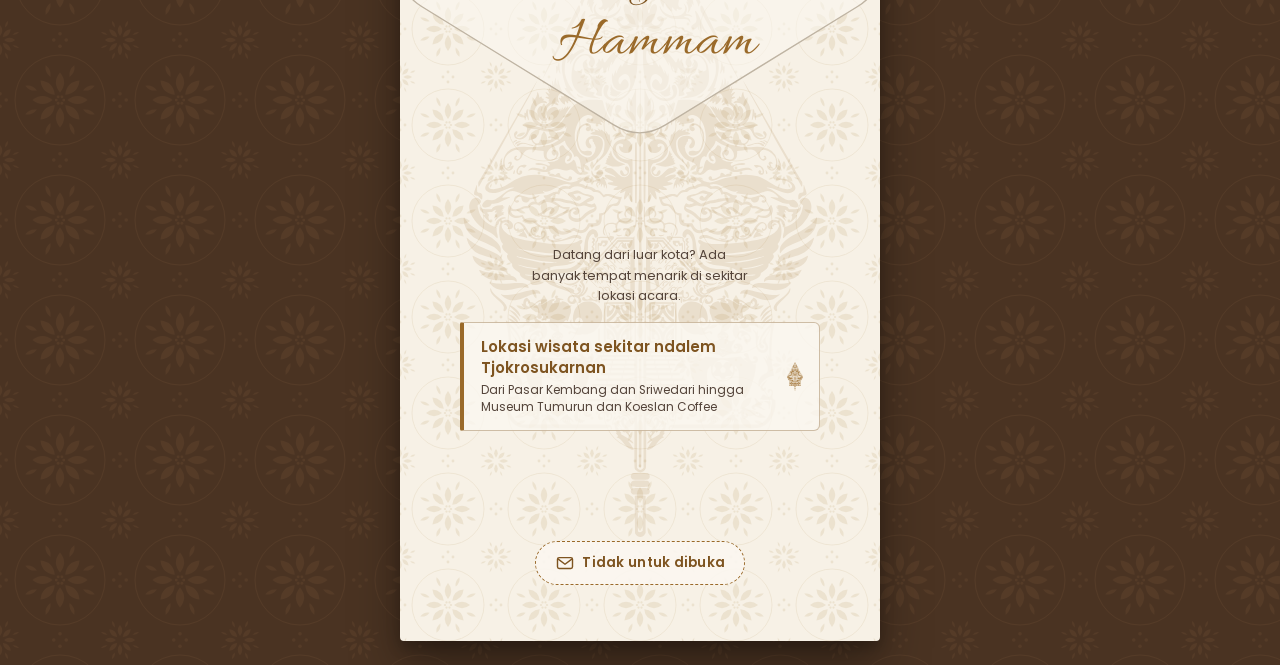
<file: v1/index.html>
<!doctype html>
<html lang="id">
<head>
<meta charset="utf-8">
<meta name="viewport" content="width=device-width, initial-scale=1, viewport-fit=cover">
<meta http-equiv="Content-Security-Policy" content="default-src 'self'; img-src 'self' data:; style-src 'self' 'unsafe-inline'; font-src 'self'; script-src 'self'; base-uri 'self'; form-action 'none'">
<title>The Wedding of Cahaya &amp; Hammam</title>
<meta name="description" content="Undangan pernikahan Cahaya &amp; Hammam, Minggu 29 November 2026 di ndalem Tjokrosukarnan, Surakarta.">
<meta name="theme-color" content="#4A3322">

<meta property="og:type" content="website">
<meta property="og:url" content="https://hammamcahaya.github.io/">
<meta property="og:title" content="The Wedding of Cahaya &amp; Hammam">
<meta property="og:description" content="Minggu, 29 November 2026 di ndalem Tjokrosukarnan, Surakarta">
<meta property="og:image" content="https://hammamcahaya.github.io/assets/img/og-image-v1.jpg">
<meta property="og:image:width" content="1200">
<meta property="og:image:height" content="630">
<meta name="twitter:card" content="summary_large_image">

<link rel="icon" href="/assets/img/gunungan.svg" type="image/svg+xml">
<link rel="preload" href="/assets/fonts/allura-400.woff2" as="font" type="font/woff2" crossorigin>
<link rel="preload" href="/assets/fonts/poppins-400.woff2" as="font" type="font/woff2" crossorigin>
<link rel="stylesheet" href="/v1/css/style.css">
<script src="/v1/js/main.js" defer></script>
</head>
<body>

<main class="book" id="book">

    <!-- ============ Halaman 1 · Sampul ============ -->
    <section class="page page--cover" id="hal-1" aria-label="Halaman 1 dari 4, sampul">
      <img class="gunungan gunungan--l" src="/assets/img/gunungan.svg" alt="">
      <img class="gunungan gunungan--r" src="/assets/img/gunungan.svg" alt="">
      <div class="page__body cover">
        <p class="cover__eyebrow script">The Wedding</p>
        <h1 class="cover__names script">
          <span>Cahaya</span>
          <span class="cover__amp">&amp;</span>
          <span>Hammam</span>
        </h1>
        <p class="cover__date">29 November 2026</p>

        <div class="guest">
          <p class="guest__to">Kepada Yth. Bapak/Ibu/Saudara/i</p>
          <p class="guest__name" id="guest-name">Bapak/Ibu/Saudara/i</p>
          <p class="guest__note">Mohon maaf apabila ada kesalahan penulisan nama atau gelar</p>
        </div>

        <button class="btn btn--primary" type="button" data-go="1" data-music-start>Buka Undangan</button>
      </div>
    </section>

    <!-- ============ Halaman 2 · Undangan ============ -->
    <section class="page page--invite" id="hal-2" aria-label="Halaman 2 dari 4, undangan">
      <img class="gunungan gunungan--center" src="/assets/img/gunungan.svg" alt="">
      <div class="page__frame" aria-hidden="true"></div>
      <div class="page__body invite">
        <p class="salam">Bismillahirrahmanirrahiim<br>Assalamu'alaikum Warahmatullahi Wabarakatuh</p>

        <blockquote class="ayat">
          <p>Dan di antara tanda-tanda kekuasaan-Nya ialah Dia menciptakan untukmu isteri-isteri dari jenismu sendiri, agar kamu cenderung dan merasa tenteram kepadanya, dan Dia menjadikan di antaramu rasa kasih dan sayang. Sesungguhnya pada yang demikian itu benar-benar terdapat tanda-tanda (kebesaran Allah) bagi kaum yang berfikir.</p>
          <cite>QS. Ar-Rum: 21</cite>
        </blockquote>

        <p class="lead">Maha suci Allah yang telah menciptakan makhluk-Nya berpasang-pasangan. Semoga ridho-Mu tercurah mengiringi pernikahan putra-putri kami:</p>

        <div class="couple">
          <h2 class="couple__name script">Cahaya Dwi Dzullia<span class="couple__degree">, S.Pd., M.Pd.</span></h2>
          <p class="couple__parent">Putri dari Bapak Muryadi &amp; Ibu Rusnani</p>
          <p class="couple__address">Perum Puri Kosambi Blok FF No.50, Duren, Klari, Karawang</p>
          <p class="couple__with">dengan</p>
          <h2 class="couple__name script">Muhammad Hammam Islami<span class="couple__degree">, S.Kom.</span></h2>
          <p class="couple__parent">Putra dari Bapak Muh Syafei (Alm) &amp; Ibu Sri Suwarni, AMK</p>
          <p class="couple__address">Klodran RT 05/RW 01, Colomadu, Kab. Karanganyar, Jawa Tengah</p>
        </div>

        <div class="when">
          <div class="when__date">
            <span class="when__day">Minggu</span>
            <span class="when__num">29</span>
            <span class="when__month">November 2026</span>
          </div>
          <div class="when__events">
            <div class="when__event">
              <h3>Akad Nikah</h3>
              <p>06.00 WIB sampai selesai</p>
            </div>
            <div class="when__event">
              <h3>Resepsi</h3>
              <p>09.00 WIB sampai selesai</p>
            </div>
          </div>
        </div>

        <address class="venue">
          <strong>ndalem Tjokrosukarnan</strong>
          Jl. Dr. Rajiman No.248, Sriwedari, Kec. Laweyan, Kota Surakarta, Jawa Tengah 57141
        </address>

        <p class="lead">Merupakan suatu kehormatan dan kebahagiaan bagi kami apabila Bapak/Ibu/Saudara/i berkenan hadir untuk memberikan doa dan restu kepada kedua mempelai.</p>
        <p class="salam">Wassalamu'alaikum Warahmatullahi Wabarakatuh</p>
      </div>
    </section>

    <!-- ============ Halaman 3 · Denah ============ -->
    <section class="page page--map" id="hal-3" aria-label="Halaman 3 dari 4, denah lokasi">
      <img class="gunungan gunungan--l gunungan--bottom" src="/assets/img/gunungan.svg" alt="">
      <img class="gunungan gunungan--r gunungan--bottom" src="/assets/img/gunungan.svg" alt="">
      <div class="page__frame" aria-hidden="true"></div>
      <div class="page__body map">
        <h2 class="map__title script">Denah Lokasi</h2>
        <address class="venue">
          <strong>ndalem Tjokrosukarnan</strong>
          Jl. Dr. Rajiman No.248, Sriwedari, Kec. Laweyan, Kota Surakarta, Jawa Tengah 57141
        </address>

        <div class="map__grid">
          <figure class="map__figure">
            <svg class="denah" viewBox="0 0 300 300" role="img" aria-labelledby="denah-title">
              <title id="denah-title">Denah: ndalem Tjokrosukarnan di Jl. Dr. Rajiman, sebelah barat Pasar Kembang. Dari Jl. Slamet Riyadi belok ke selatan lewat Jl. Honggowongso, melewati Sami Luwes, Sate Kambing Pak Manto, dan Tumurun Museum.</title>
              <g class="denah__road">
                <path d="M168 18V288"/>
                <path d="M22 86H282"/>
                <path d="M168 172H112"/>
                <path d="M22 236H282"/>
              </g>
              <g class="denah__road-in">
                <path d="M168 18V288"/>
                <path d="M22 86H282"/>
                <path d="M168 172H112"/>
                <path d="M22 236H282"/>
              </g>
              <g class="denah__label denah__label--road">
                <text x="110" y="89.5" text-anchor="middle">Jl. Slamet Riyadi</text>
                <text x="232" y="239.5" text-anchor="middle">Jl. Dr. Rajiman</text>
                <text transform="translate(170.5 128) rotate(-90)" text-anchor="middle">Jl. Honggowongso</text>
              </g>
              <g class="denah__label">
                <text x="20" y="72">Purwosari</text>
                <text x="282" y="72" text-anchor="end">Gladag</text>
              </g>
              <g class="denah__poi">
                <circle cx="156" cy="50" r="4"/>
                <circle cx="156" cy="106" r="4"/>
                <circle cx="156" cy="158" r="4"/>
                <circle cx="120" cy="158" r="4"/>
                <circle cx="154" cy="222" r="4"/>
              </g>
              <g class="denah__label">
                <text x="148" y="54" text-anchor="end">Novotel</text>
                <text x="148" y="110" text-anchor="end">Sami Luwes</text>
                <text x="112" y="152" text-anchor="end">Tumurun</text>
                <text x="112" y="163" text-anchor="end">Museum</text>
                <text x="148" y="214" text-anchor="end">Pasar</text>
                <text x="148" y="225" text-anchor="end">Kembang</text>
              </g>
              <g class="denah__label denah__label--vertical">
                <text transform="translate(140 162) rotate(-90)">Sate Kambing</text>
                <text transform="translate(149 162) rotate(-90)">Pak Manto</text>
              </g>
              <g class="denah__pin" transform="translate(90 236) scale(.85)">
                <ellipse cx="0" cy="0" rx="9" ry="3"/>
                <path d="M0 0C-4 -9 -11 -14 -11 -22A11 11 0 1 1 11 -22C11 -14 4 -9 0 0Z"/>
                <circle cx="0" cy="-22" r="4.2"/>
              </g>
              <g class="denah__label denah__label--venue">
                <text x="76" y="207" text-anchor="end">LOKASI</text>
                <text x="76" y="216" text-anchor="end" class="denah__venue-name">Ndalem</text>
                <text x="76" y="224.5" text-anchor="end" class="denah__venue-name">Tjokrosukarnan</text>
              </g>
              <g class="denah__north" transform="translate(250 40)">
                <path d="M0 -18L9 14L0 7L-9 14Z"/>
                <text x="0" y="-22" text-anchor="middle">U</text>
              </g>
            </svg>
          </figure>

          <div class="map__actions">
            <a class="btn btn--primary" href="https://maps.app.goo.gl/uGNZ8pQ9KB5hsvbt7" target="_blank" rel="noopener">Buka Google Maps</a>
            <button class="btn btn--ghost" type="button" id="copy-address" data-address="ndalem Tjokrosukarnan, Jl. Dr. Rajiman No.248, Sriwedari, Kec. Laweyan, Kota Surakarta, Jawa Tengah 57141">Salin alamat</button>
            <p class="copy-status" id="copy-status" role="status" aria-live="polite"></p>
            <figure class="qr">
              <img src="/assets/img/qr-maps.svg" alt="Kode QR menuju lokasi di Google Maps" width="96" height="96">
              <figcaption>Pindai untuk membuka peta</figcaption>
            </figure>
          </div>
        </div>
      </div>
    </section>

    <!-- ============ Halaman 4 · Penutup ============ -->
    <section class="page page--closing" id="hal-4" aria-label="Halaman 4 dari 4, penutup">
      <img class="gunungan gunungan--center" src="/assets/img/gunungan.svg" alt="">
      <div class="page__body closing">
        <div class="closing__flap">
          <svg class="envelope" viewBox="0 0 100 100" preserveAspectRatio="none" aria-hidden="true">
            <path d="M0 0V52Q0 58 4.6 61.9L44.6 95.5Q50 100 55.4 95.5L95.4 61.9Q100 58 100 52V0" vector-effect="non-scaling-stroke"/>
          </svg>
          <p class="closing__intro">Kami yang berbahagia</p>
          <div class="closing__families">
            <p><span>Bapak Muryadi</span><span>Ibu Rusnani</span></p>
            <p><span>Bapak Muh Syafei (Alm)</span><span>Ibu Sri Suwarni, AMK</span></p>
          </div>
          <p class="closing__names script"><span>Cahaya</span> <span class="cover__amp">&amp;</span> <span>Hammam</span></p>
        </div>

        <div class="chapters">
          <p class="chapters__intro">Datang dari luar kota? Ada banyak tempat menarik di sekitar lokasi acara.</p>
          <button class="chapter" type="button" data-modal="bab-sekitar">
            <span class="chapter__title">Lokasi wisata sekitar ndalem Tjokrosukarnan</span>
            <span class="chapter__hint">Dari Pasar Kembang dan Sriwedari hingga Museum Tumurun dan Koeslan Coffee</span>
          </button>
        </div>

        <button class="secret-link" type="button" data-modal="bab-hadiah">
          <svg viewBox="0 0 24 24" aria-hidden="true"><rect x="3" y="5.5" width="18" height="13" rx="2"/><path d="M3.5 7l8.5 6.5L20.5 7"/></svg>
          Tidak untuk dibuka
        </button>
      </div>
    </section>

</main>

<!-- Musik latar: preload="none" → baru diunduh setelah tamu menekan "Buka Undangan" atau tombol musik -->
<audio id="bgm" src="/assets/audio/yen-ing-tawang-lite.m4a" preload="none" loop></audio>
<button class="music-toggle" id="music-toggle" type="button" aria-label="Putar musik" aria-pressed="false">
  <svg class="icon-on" viewBox="0 0 24 24" aria-hidden="true"><path d="M4 9v6h4l5 4V5L8 9H4z"/><path d="M16.5 8.5a5 5 0 0 1 0 7M19 6a8.5 8.5 0 0 1 0 12"/></svg>
  <svg class="icon-off" viewBox="0 0 24 24" aria-hidden="true"><path d="M4 9v6h4l5 4V5L8 9H4z"/><path d="M17 9.5l5 5M22 9.5l-5 5"/></svg>
</button>

<nav class="dots" id="dots" aria-label="Halaman">
  <a href="#1" data-go="0" aria-label="Halaman 1, sampul"></a>
  <a href="#2" data-go="1" aria-label="Halaman 2, undangan"></a>
  <a href="#3" data-go="2" aria-label="Halaman 3, denah lokasi"></a>
  <a href="#4" data-go="3" aria-label="Halaman 4, penutup"></a>
</nav>

<!-- ============ Modal 1 ============ -->
<dialog class="sheet" id="bab-sekitar" aria-labelledby="bab-sekitar-title">
  <div class="sheet__head">
    <h2 id="bab-sekitar-title">Lokasi wisata sekitar ndalem Tjokrosukarnan</h2>
    <button class="sheet__close" type="button" data-close aria-label="Tutup">
      <svg viewBox="0 0 24 24" aria-hidden="true"><path d="M6 6l12 12M18 6L6 18"/></svg>
    </button>
  </div>
  <div class="sheet__body">
    <p class="sheet__lead">Ndalem Tjokrosukarnan berdiri di tepi Jalan Dr. Radjiman, jalan tertua di Kota Solo. Di sekitarnya ada pasar tradisional, museum, kampung batik, hingga kedai kopi modern. Tempat-tempat berikut diurutkan dari yang terdekat; jaraknya perkiraan garis lurus dari lokasi acara.</p>

    <h4>Pasar Kembang <span class="sheet__dist">± 100 m</span></h4>
    <figure class="sheet__fig">
      <img src="/assets/img/artikel/pasar-kembang.webp" alt="Bangunan Pasar Kembang Solo beratap merah dengan pedagang bunga di depannya" width="720" height="480" loading="lazy" decoding="async">
      <figcaption>Pasar Kembang, pusat jual beli bunga di Solo. <span class="credit">Foto: <a href="https://commons.wikimedia.org/wiki/File%3AFlower_market_pasar_kembang_solo_-_panoramio.jpg" target="_blank" rel="noopener">businesssolo</a>, <a href="https://creativecommons.org/licenses/by/3.0/deed.id" target="_blank" rel="noopener">CC BY 3.0</a></span></figcaption>
    </figure>
    <p>Tempat terdekat, hanya sepelemparan batu ke arah timur, di pertemuan Jalan Dr. Radjiman dan Jalan Honggowongso. Lokasi ini dahulu berupa taman; sejak 1960-an para pedagang bunga mulai berjualan di sana hingga menjadi pasar. Di sinilah warga Solo membeli kembang untuk <i>nyekar</i>, sesaji, dan upacara adat, termasuk <i>kembang setaman</i> untuk siraman pengantin. Banyak pedagangnya buka hingga 24 jam.</p>

    <h4>Tumurun Private Museum <span class="sheet__dist">± 200 m</span></h4>
    <figure class="sheet__fig">
      <img src="/assets/img/artikel/tumurun-raden-saleh.webp" alt="Lukisan kapal diterjang badai berbingkai emas karya Raden Saleh" width="720" height="480" loading="lazy" decoding="async">
      <figcaption><i>British Marine Vessel in Heavy Weather</i> karya Raden Saleh, salah satu koleksi Tumurun. <span class="credit">Foto: <a href="https://commons.wikimedia.org/wiki/File%3ALukisan_Raden_Saleh_British_Marine_Vessel_in_Heavy_Weather.jpg" target="_blank" rel="noopener">Risanprasetyo</a>, <a href="https://creativecommons.org/licenses/by-sa/4.0/deed.id" target="_blank" rel="noopener">CC BY-SA 4.0</a></span></figcaption>
    </figure>
    <p>Hanya beberapa langkah ke utara, museum seni rupa milik keluarga H.M. Lukminto ini dibuka pada April 2018. Nama <i>Tumurun</i> berasal dari kata <i>turun-temurun</i>. Koleksinya memadukan karya maestro seperti Raden Saleh, Affandi, dan Basoeki Abdullah dengan seni kontemporer dan mobil antik.</p>

    <h4>House of Danar Hadi <span class="sheet__dist">± 400 m</span></h4>
    <figure class="sheet__fig">
      <img src="/assets/img/artikel/danar-hadi.webp" alt="Tiga pembatik sedang membatik kain di meja kerja" width="720" height="480" loading="lazy" decoding="async">
      <figcaption>Pembatik di House of Danar Hadi. <span class="credit">Foto: <a href="https://commons.wikimedia.org/wiki/File%3AHouse_of_Danar_Hadi.jpg" target="_blank" rel="noopener">Christophe95</a>, <a href="https://creativecommons.org/licenses/by-sa/4.0/deed.id" target="_blank" rel="noopener">CC BY-SA 4.0</a></span></figcaption>
    </figure>
    <p>Di Jalan Slamet Riyadi, di kompleks nDalem Wuryaningratan, terdapat museum batik milik H. Santosa Doellah yang mengoleksi batik sejak 1967, mulai dari batik Belanda, Tionghoa, Djawa Hokokai, hingga batik keraton. Pengunjung bisa ikut tur, mencoba membatik, lalu bersantai di kafenya.</p>

    <h4>Museum Radya Pustaka <span class="sheet__dist">± 400 m</span></h4>
    <figure class="sheet__fig">
      <img src="/assets/img/artikel/radya-pustaka.webp" alt="Papan nama Museum Radya Pustaka Surakarta di depan bangunan museum" width="720" height="480" loading="lazy" decoding="async">
      <figcaption>Halaman depan Museum Radya Pustaka. <span class="credit">Foto: <a href="https://commons.wikimedia.org/wiki/File%3AHalaman_depan_Museum_Radya_Pustaka_Tahun_2024.jpg" target="_blank" rel="noopener">Sekar Jarwo Soekarno</a>, <a href="https://creativecommons.org/licenses/by/4.0/deed.id" target="_blank" rel="noopener">CC BY 4.0</a></span></figcaption>
    </figure>
    <p>Berada di dalam kompleks Taman Sriwedari, museum ini didirikan pada 28 Oktober 1890 oleh K.R.A. Sosrodiningrat IV, Patih Keraton Surakarta, dan dikenal sebagai museum tertua di Indonesia yang didirikan oleh pribumi. Koleksinya meliputi naskah Jawa kuno, wayang, dan benda pusaka.</p>

    <h4>Taman Sriwedari dan Wayang Orang <span class="sheet__dist">± 500 m</span></h4>
    <figure class="sheet__fig">
      <img src="/assets/img/artikel/sriwedari.webp" alt="Gapura lengkung berukir di pintu masuk Taman Sriwedari" width="720" height="480" loading="lazy" decoding="async">
      <figcaption>Gapura Taman Sriwedari. <span class="credit">Foto: <a href="https://commons.wikimedia.org/wiki/File%3AGate_of_Sriwedari_Park.jpg" target="_blank" rel="noopener">Christophe95</a>, <a href="https://creativecommons.org/licenses/by-sa/4.0/deed.id" target="_blank" rel="noopener">CC BY-SA 4.0</a></span></figcaption>
    </figure>
    <p>Di utara, di tepi Jalan Slamet Riyadi, terbentang Taman Sriwedari yang dibangun oleh Sri Susuhunan Pakubuwono X pada akhir abad ke-19 sebagai taman hiburan rakyat. Gedung Wayang Orang Sriwedari di dalamnya masih rutin mementaskan kisah Ramayana dan Mahabharata. Kawasan ini juga pernah menjadi tuan rumah PON I tahun 1948.</p>

    <h4>Pasar Klewer <span class="sheet__dist">± 1,2 km</span></h4>
    <figure class="sheet__fig">
      <img src="/assets/img/artikel/pasar-klewer.webp" alt="Bangunan Pasar Klewer bertingkat dengan papan nama besar di bagian depan" width="720" height="480" loading="lazy" decoding="async">
      <figcaption>Pasar Klewer, sentra batik di sisi barat Keraton Surakarta. <span class="credit">Foto: <a href="https://commons.wikimedia.org/wiki/File%3APasar_Klewer_Solo.jpg" target="_blank" rel="noopener">Aqilla Rahmi</a>, <a href="https://creativecommons.org/licenses/by/4.0/deed.id" target="_blank" rel="noopener">CC BY 4.0</a></span></figcaption>
    </figure>
    <p>Di ujung timur Jalan Dr. Radjiman, di sisi barat Keraton Surakarta, berdiri pusat grosir batik terbesar di Jawa Tengah. Namanya berasal dari kebiasaan pedagang memanggul batik di bahu hingga kainnya menjuntai, atau <i>kleweran</i>. Selain batik, di sini juga dijual lurik, kebaya, dan aneka kain untuk oleh-oleh.</p>

    <h4>Koeslan Coffee Roastery <span class="sheet__dist">± 1,8 km</span></h4>
    <p>Bagi pencinta kopi, mampirlah ke Jalan Dr. Radjiman No. 476B, masih satu jalan dengan lokasi acara ke arah barat. Koeslan adalah <i>roastery</i> kopi artisan asal Solo yang berdiri sejak 2016 dan menyangrai biji kopi Nusantara seperti Gayo, Flores, dan Toraja.</p>

    <h4>Kampung Batik Laweyan <span class="sheet__dist">± 2,2 km</span></h4>
    <figure class="sheet__fig">
      <img src="/assets/img/artikel/laweyan.webp" alt="Tukang becak melintas di depan rumah bertembok tinggi di Kampung Batik Laweyan" width="720" height="480" loading="lazy" decoding="async">
      <figcaption>Becak melintas di Kampung Batik Laweyan. <span class="credit">Foto: <a href="https://commons.wikimedia.org/wiki/File%3ABecak_Kampung_Batik_Laweyan.jpg" target="_blank" rel="noopener">Herusutimbul</a>, <a href="https://creativecommons.org/licenses/by-sa/4.0/deed.id" target="_blank" rel="noopener">CC BY-SA 4.0</a></span></figcaption>
    </figure>
    <p>Menyusuri Jalan Dr. Radjiman ke arah barat, Bapak/Ibu/Saudara/i akan sampai di kampung saudagar batik yang tersohor sejak masa kolonial. Rumah-rumah bertembok tinggi dan gang sempitnya kini dipenuhi toko batik dan tempat belajar membatik.</p>

    <p class="sheet__end">Selamat menikmati Solo. Kami berharap kehangatan kota ini ikut menyambut kehadiran Bapak/Ibu/Saudara/i.</p>
  </div>
</dialog>

<!-- ============ Modal 3 · Tidak untuk dibuka ============ -->
<dialog class="sheet sheet--short" id="bab-hadiah" aria-labelledby="bab-hadiah-title">
  <div class="sheet__head">
    <h2 id="bab-hadiah-title">Tidak untuk dibuka</h2>
    <button class="sheet__close" type="button" data-close aria-label="Tutup">
      <svg viewBox="0 0 24 24" aria-hidden="true"><path d="M6 6l12 12M18 6L6 18"/></svg>
    </button>
  </div>
  <div class="sheet__body">
    <p class="sheet__lead">Jika Anda ingin kami membeli kulkas 2 pintu, rumah 2 hektar, emas 76 kg, Manchester United, melengserkan *******, Anda dapat mengirim ke:</p>
    <div class="accounts">
      <div class="account">
        <img class="account__gunungan" src="/assets/img/gunungan.svg" alt="">
        <p class="account__bank">BCA</p>
        <div class="account__row">
          <p class="account__number">3920618714</p>
          <button class="account__copy" type="button" data-copy="3920618714" aria-label="Salin nomor rekening Muhammad Hammam Islami"><svg class="icon-copy" viewBox="0 0 24 24" aria-hidden="true"><rect x="9" y="9" width="11" height="11" rx="2"/><path d="M5 15V6a2 2 0 0 1 2-2h9"/></svg><svg class="icon-check" viewBox="0 0 24 24" aria-hidden="true"><path d="M5 12.5l4.5 4.5L19 7.5"/></svg></button>
        </div>
        <p class="account__name">Muhammad Hammam Islami</p>
        <p class="account__status" role="status" aria-live="polite"></p>
      </div>
      <div class="account">
        <img class="account__gunungan" src="/assets/img/gunungan.svg" alt="">
        <p class="account__bank">BCA</p>
        <div class="account__row">
          <p class="account__number">0154126119</p>
          <button class="account__copy" type="button" data-copy="0154126119" aria-label="Salin nomor rekening Cahaya Dwi Dzullia"><svg class="icon-copy" viewBox="0 0 24 24" aria-hidden="true"><rect x="9" y="9" width="11" height="11" rx="2"/><path d="M5 15V6a2 2 0 0 1 2-2h9"/></svg><svg class="icon-check" viewBox="0 0 24 24" aria-hidden="true"><path d="M5 12.5l4.5 4.5L19 7.5"/></svg></button>
        </div>
        <p class="account__name">Cahaya Dwi Dzullia</p>
        <p class="account__status" role="status" aria-live="polite"></p>
      </div>
    </div>
  </div>
</dialog>

</body>
</html>
</file>
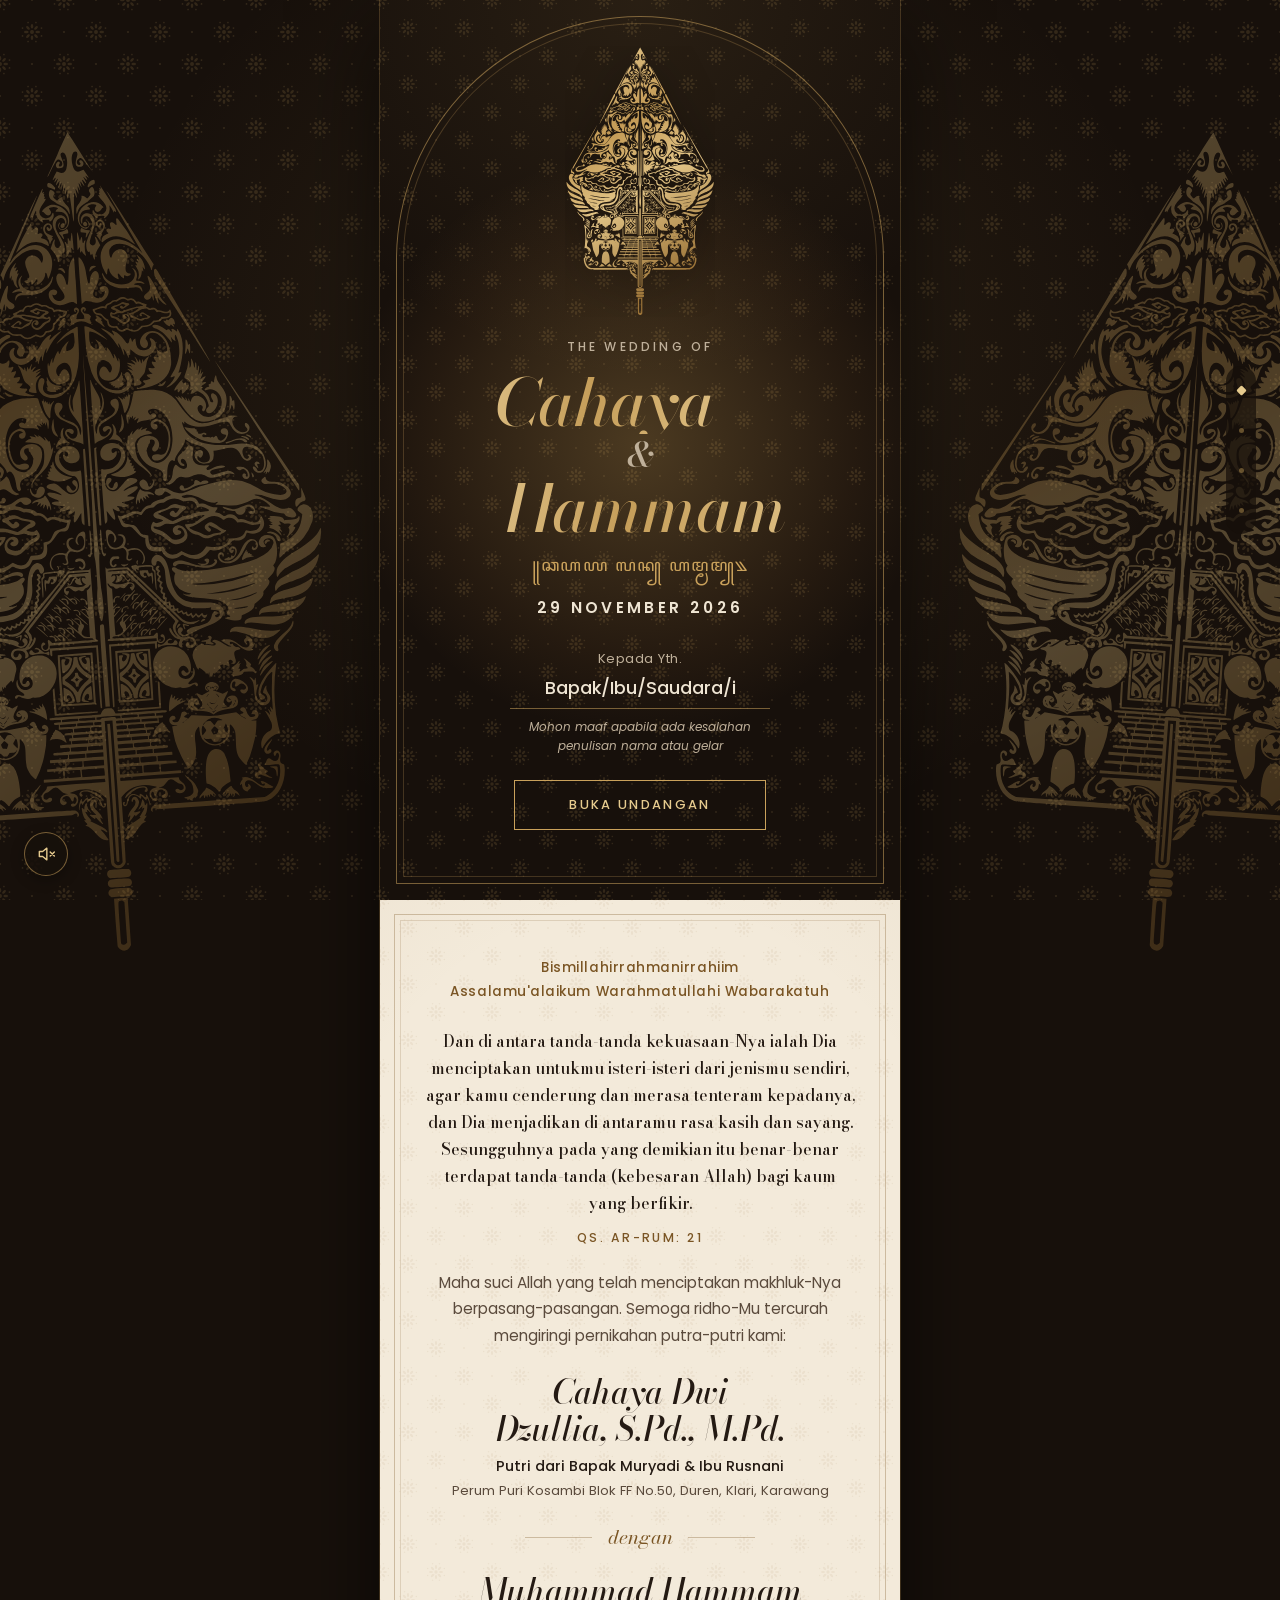
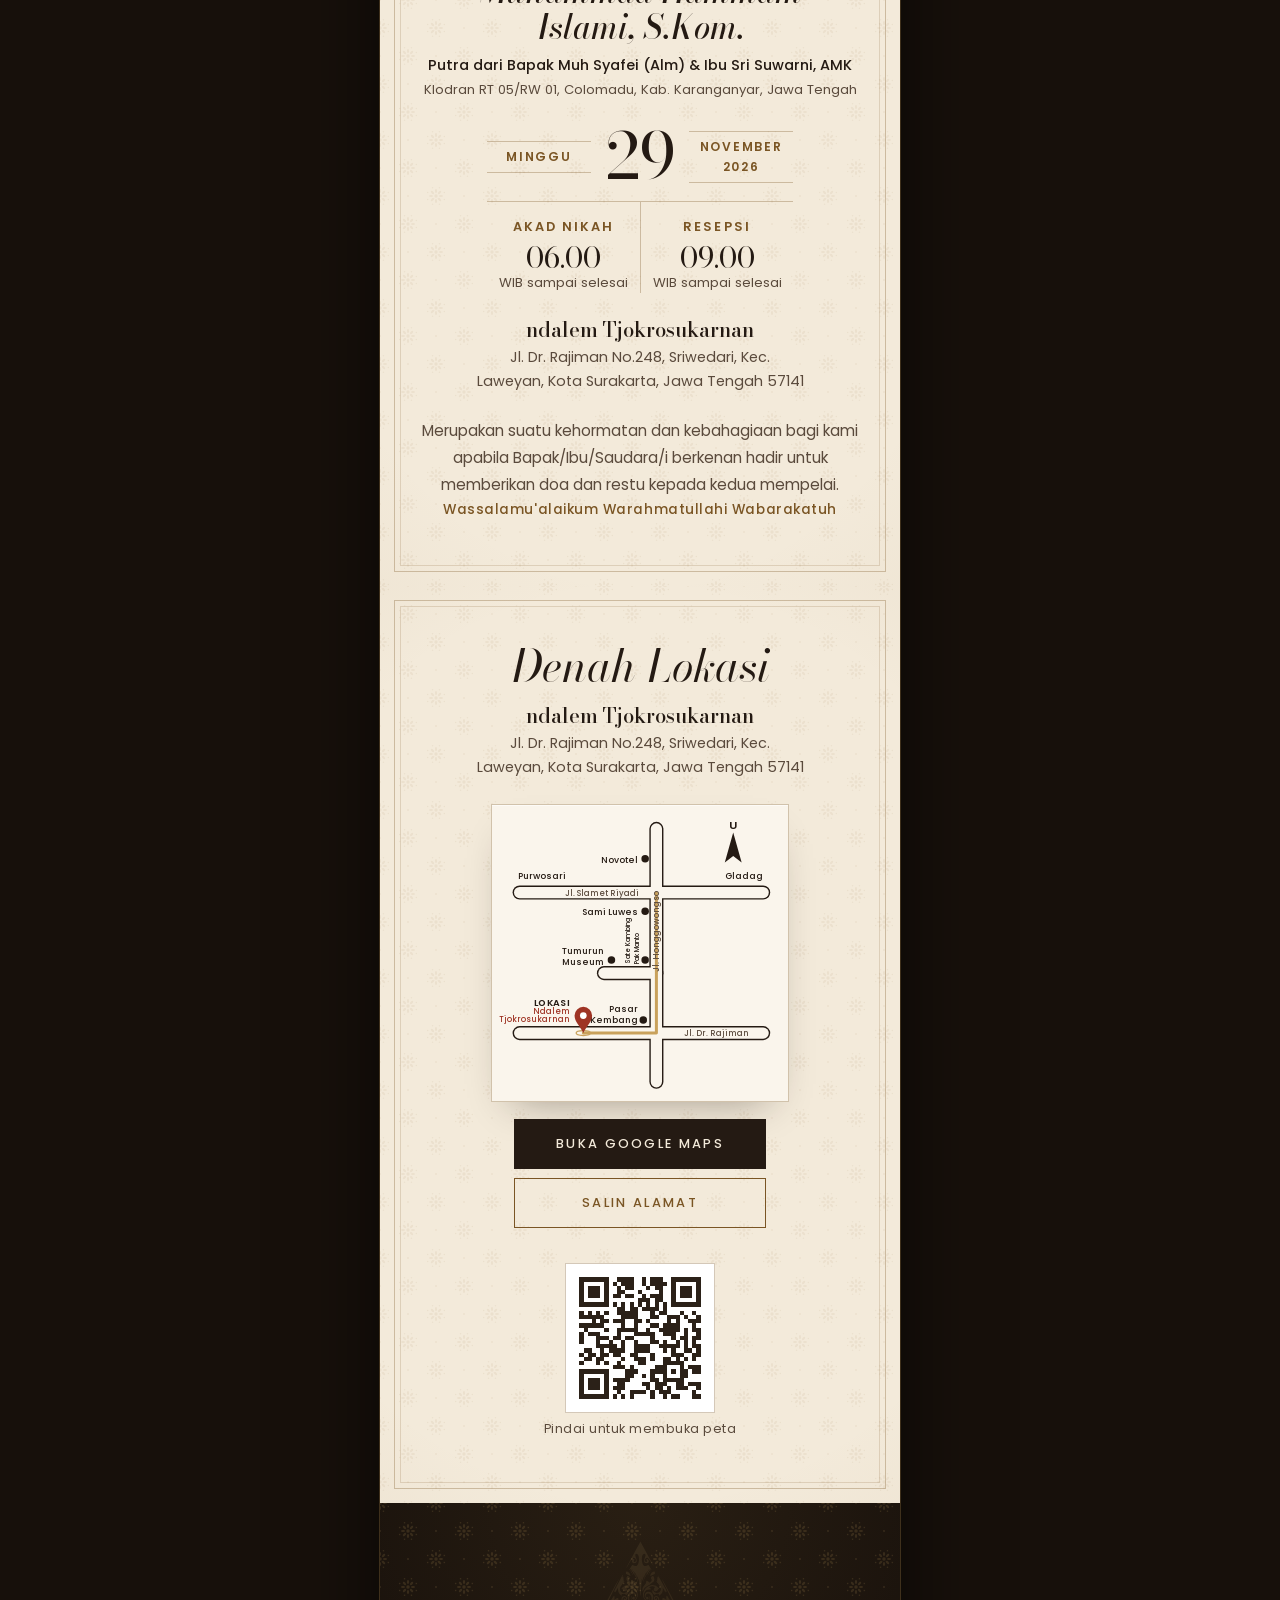
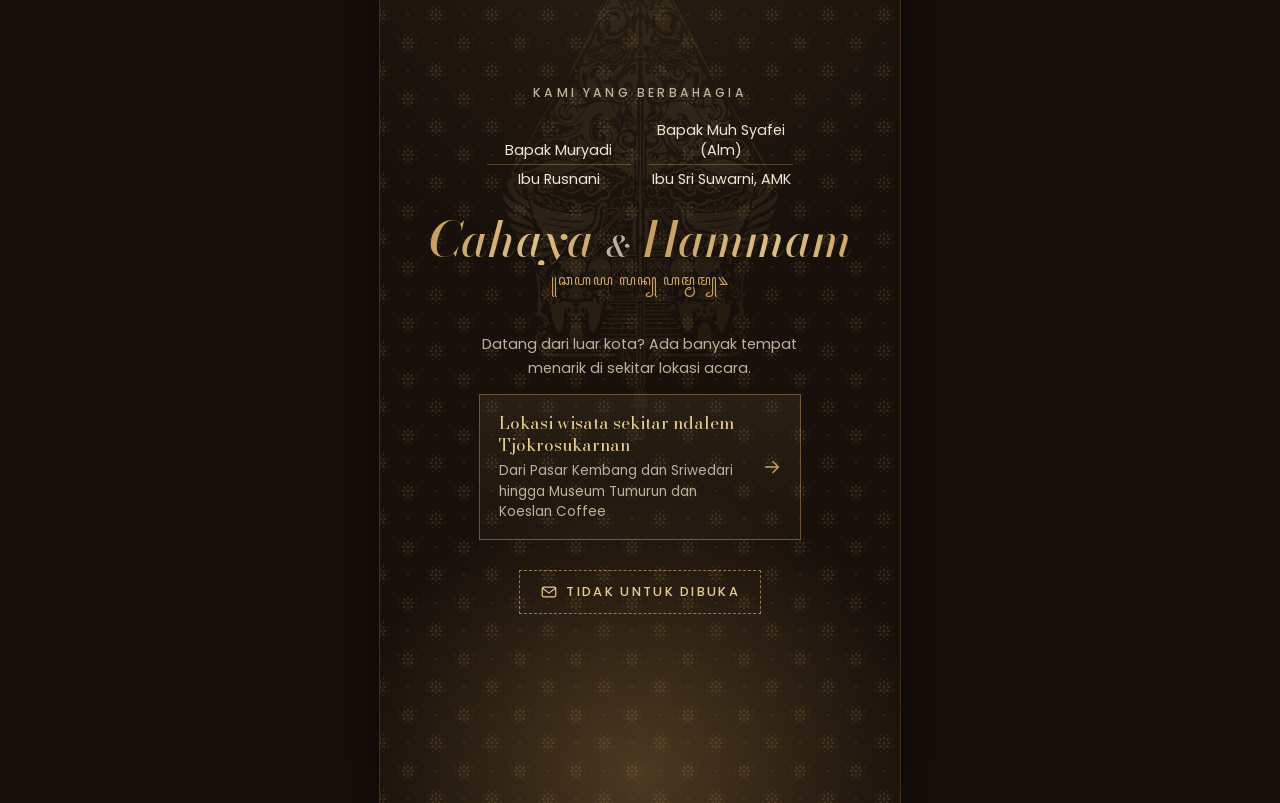
<file: v2/index.html>
<!doctype html>
<html lang="id">
<head>
<meta charset="utf-8">
<meta name="viewport" content="width=device-width, initial-scale=1, viewport-fit=cover">
<meta http-equiv="Content-Security-Policy" content="default-src 'self'; img-src 'self' data:; style-src 'self' 'unsafe-inline'; font-src 'self'; script-src 'self'; base-uri 'self'; form-action 'none'">
<title>The Wedding of Cahaya &amp; Hammam</title>
<meta name="description" content="Undangan pernikahan Cahaya &amp; Hammam, Minggu 29 November 2026 di ndalem Tjokrosukarnan, Surakarta.">
<meta name="theme-color" content="#17100B">

<meta property="og:type" content="website">
<meta property="og:url" content="https://hammamcahaya.github.io/">
<meta property="og:title" content="The Wedding of Cahaya &amp; Hammam">
<meta property="og:description" content="Minggu, 29 November 2026 di ndalem Tjokrosukarnan, Surakarta">
<meta property="og:image" content="https://hammamcahaya.github.io/assets/img/og-image-v2.jpg">
<meta property="og:image:width" content="1200">
<meta property="og:image:height" content="630">
<meta name="twitter:card" content="summary_large_image">

<link rel="icon" href="/assets/img/gunungan.svg" type="image/svg+xml">
<link rel="preload" href="/assets/fonts/bodoni-moda-italic.woff2" as="font" type="font/woff2" crossorigin>
<link rel="preload" href="/assets/fonts/poppins-400.woff2" as="font" type="font/woff2" crossorigin>
<link rel="preload" href="/assets/img/gunungan-prada.svg" as="image" type="image/svg+xml">
<link rel="stylesheet" href="/v2/css/style.css">
<script src="/v2/js/main.js" defer></script>
</head>
<body>

<!-- layar lebar: dua gunungan "simpingan" di kiri-kanan kelir, undangan menjadi layarnya -->
<div class="kelir" aria-hidden="true">
  <img class="kelir__gunungan kelir__gunungan--l" src="/assets/img/gunungan-prada.svg" alt="">
  <img class="kelir__gunungan kelir__gunungan--r" src="/assets/img/gunungan-prada.svg" alt="">
</div>

<main class="book" id="book">

    <!-- ============ Halaman 1 · Sampul ============ -->
    <section class="page page--malam page--cover" id="hal-1" aria-label="Halaman 1 dari 4, sampul">
      <div class="blencong" aria-hidden="true"></div>
      <div class="arch" aria-hidden="true"></div>
      <div class="page__body cover">
        <img class="cover__gunungan" src="/assets/img/gunungan-prada.svg" alt="" width="1773" height="3195">
        <p class="cover__eyebrow eyebrow">The Wedding of</p>
        <h1 class="cover__names">
          <span class="prada-text">Cahaya</span>
          <span class="amp">&amp;</span>
          <span class="prada-text">Hammam</span>
        </h1>
        <p class="aksara" aria-hidden="true">꧋ꦕꦲꦪ ꦭꦤ꧀ ꦲꦩ꧀ꦩꦩ꧀꧉</p>
        <p class="cover__date">29 November 2026</p>

        <div class="guest">
          <p class="guest__to">Kepada Yth. Bapak/Ibu/Saudara/i</p>
          <p class="guest__name" id="guest-name">Bapak/Ibu/Saudara/i</p>
          <p class="guest__note">Mohon maaf apabila ada kesalahan penulisan nama atau gelar</p>
        </div>

        <button class="btn btn--primary" type="button" data-go="1" data-music-start>Buka Undangan</button>
      </div>
    </section>

    <!-- ============ Halaman 2 · Undangan ============ -->
    <section class="page page--kertas page--invite" id="hal-2" aria-label="Halaman 2 dari 4, undangan">
      <div class="page__frame" aria-hidden="true"></div>
      <div class="page__body invite">
        <p class="salam" data-reveal>Bismillahirrahmanirrahiim<br>Assalamu'alaikum Warahmatullahi Wabarakatuh</p>

        <blockquote class="ayat" data-reveal>
          <p>Dan di antara tanda-tanda kekuasaan-Nya ialah Dia menciptakan untukmu isteri-isteri dari jenismu sendiri, agar kamu cenderung dan merasa tenteram kepadanya, dan Dia menjadikan di antaramu rasa kasih dan sayang. Sesungguhnya pada yang demikian itu benar-benar terdapat tanda-tanda (kebesaran Allah) bagi kaum yang berfikir.</p>
          <cite>QS. Ar-Rum: 21</cite>
        </blockquote>

        <p class="lead" data-reveal>Maha suci Allah yang telah menciptakan makhluk-Nya berpasang-pasangan. Semoga ridho-Mu tercurah mengiringi pernikahan putra-putri kami:</p>

        <div class="couple">
          <div class="person" data-reveal>
            <h2 class="person__name">Cahaya Dwi Dzullia<span class="person__degree">, S.Pd., M.Pd.</span></h2>
            <p class="person__parent">Putri dari Bapak Muryadi &amp; Ibu Rusnani</p>
            <p class="person__address">Perum Puri Kosambi Blok FF No.50, Duren, Klari, Karawang</p>
          </div>
          <p class="couple__with" data-reveal><span>dengan</span></p>
          <div class="person" data-reveal>
            <h2 class="person__name">Muhammad Hammam Islami<span class="person__degree">, S.Kom.</span></h2>
            <p class="person__parent">Putra dari Bapak Muh Syafei (Alm) &amp; Ibu Sri Suwarni, AMK</p>
            <p class="person__address">Klodran RT 05/RW 01, Colomadu, Kab. Karanganyar, Jawa Tengah</p>
          </div>
        </div>

        <div class="when" data-reveal>
          <div class="when__date">
            <span class="when__day">Minggu</span>
            <span class="when__num">29</span>
            <span class="when__month">November 2026</span>
          </div>
          <div class="when__events">
            <div class="when__event">
              <h3>Akad Nikah</h3>
              <p><span class="when__time">06.00</span> WIB sampai selesai</p>
            </div>
            <div class="when__event">
              <h3>Resepsi</h3>
              <p><span class="when__time">09.00</span> WIB sampai selesai</p>
            </div>
          </div>
        </div>

        <address class="venue" data-reveal>
          <strong>ndalem Tjokrosukarnan</strong>
          Jl. Dr. Rajiman No.248, Sriwedari, Kec. Laweyan, Kota Surakarta, Jawa Tengah 57141
        </address>

        <p class="lead" data-reveal>Merupakan suatu kehormatan dan kebahagiaan bagi kami apabila Bapak/Ibu/Saudara/i berkenan hadir untuk memberikan doa dan restu kepada kedua mempelai.</p>
        <p class="salam" data-reveal>Wassalamu'alaikum Warahmatullahi Wabarakatuh</p>
      </div>
    </section>

    <!-- ============ Halaman 3 · Denah ============ -->
    <section class="page page--kertas page--map" id="hal-3" aria-label="Halaman 3 dari 4, denah lokasi">
      <div class="page__frame" aria-hidden="true"></div>
      <div class="page__body map">
        <h2 class="map__title" data-reveal>Denah Lokasi</h2>
        <address class="venue" data-reveal>
          <strong>ndalem Tjokrosukarnan</strong>
          Jl. Dr. Rajiman No.248, Sriwedari, Kec. Laweyan, Kota Surakarta, Jawa Tengah 57141
        </address>

        <div class="map__grid">
          <figure class="map__figure" data-reveal>
            <svg class="denah" viewBox="0 0 300 300" role="img" aria-labelledby="denah-title">
              <title id="denah-title">Denah: ndalem Tjokrosukarnan di Jl. Dr. Rajiman, sebelah barat Pasar Kembang. Dari Jl. Slamet Riyadi belok ke selatan lewat Jl. Honggowongso, melewati Sami Luwes, Sate Kambing Pak Manto, dan Tumurun Museum.</title>
              <g class="denah__road">
                <path d="M168 18V288"/>
                <path d="M22 86H282"/>
                <path d="M168 172H112"/>
                <path d="M22 236H282"/>
              </g>
              <g class="denah__road-in">
                <path d="M168 18V288"/>
                <path d="M22 86H282"/>
                <path d="M168 172H112"/>
                <path d="M22 236H282"/>
              </g>
              <!-- rute dari Jl. Slamet Riyadi ke lokasi, digambar saat denah terlihat -->
              <path class="denah__route" pathLength="1" d="M168 86V236H90"/>
              <g class="denah__label denah__label--road">
                <text x="110" y="89.5" text-anchor="middle">Jl. Slamet Riyadi</text>
                <text x="232" y="239.5" text-anchor="middle">Jl. Dr. Rajiman</text>
                <text transform="translate(170.5 128) rotate(-90)" text-anchor="middle">Jl. Honggowongso</text>
              </g>
              <g class="denah__label">
                <text x="20" y="72">Purwosari</text>
                <text x="282" y="72" text-anchor="end">Gladag</text>
              </g>
              <g class="denah__poi">
                <circle cx="156" cy="50" r="4"/>
                <circle cx="156" cy="106" r="4"/>
                <circle cx="156" cy="158" r="4"/>
                <circle cx="120" cy="158" r="4"/>
                <circle cx="154" cy="222" r="4"/>
              </g>
              <g class="denah__label">
                <text x="148" y="54" text-anchor="end">Novotel</text>
                <text x="148" y="110" text-anchor="end">Sami Luwes</text>
                <text x="112" y="152" text-anchor="end">Tumurun</text>
                <text x="112" y="163" text-anchor="end">Museum</text>
                <text x="148" y="214" text-anchor="end">Pasar</text>
                <text x="148" y="225" text-anchor="end">Kembang</text>
              </g>
              <g class="denah__label denah__label--vertical">
                <text transform="translate(140 162) rotate(-90)">Sate Kambing</text>
                <text transform="translate(149 162) rotate(-90)">Pak Manto</text>
              </g>
              <g class="denah__pin" transform="translate(90 236) scale(.85)">
                <ellipse cx="0" cy="0" rx="9" ry="3"/>
                <path d="M0 0C-4 -9 -11 -14 -11 -22A11 11 0 1 1 11 -22C11 -14 4 -9 0 0Z"/>
                <circle cx="0" cy="-22" r="4.2"/>
              </g>
              <g class="denah__label denah__label--venue">
                <text x="76" y="207" text-anchor="end">LOKASI</text>
                <text x="76" y="216" text-anchor="end" class="denah__venue-name">Ndalem</text>
                <text x="76" y="224.5" text-anchor="end" class="denah__venue-name">Tjokrosukarnan</text>
              </g>
              <g class="denah__north" transform="translate(250 40)">
                <path d="M0 -18L9 14L0 7L-9 14Z"/>
                <text x="0" y="-22" text-anchor="middle">U</text>
              </g>
            </svg>
          </figure>

          <div class="map__actions" data-reveal>
            <a class="btn btn--primary" href="https://maps.app.goo.gl/uGNZ8pQ9KB5hsvbt7" target="_blank" rel="noopener">Buka Google Maps</a>
            <button class="btn btn--ghost" type="button" id="copy-address" data-address="ndalem Tjokrosukarnan, Jl. Dr. Rajiman No.248, Sriwedari, Kec. Laweyan, Kota Surakarta, Jawa Tengah 57141">Salin alamat</button>
            <p class="copy-status" id="copy-status" role="status" aria-live="polite"></p>
            <figure class="qr">
              <img src="/assets/img/qr-maps.svg" alt="Kode QR menuju lokasi di Google Maps" width="96" height="96">
              <figcaption>Pindai untuk membuka peta</figcaption>
            </figure>
          </div>
        </div>
      </div>
    </section>

    <!-- ============ Halaman 4 · Penutup ============ -->
    <section class="page page--malam page--closing" id="hal-4" aria-label="Halaman 4 dari 4, penutup">
      <div class="blencong blencong--low" aria-hidden="true"></div>
      <img class="closing__gunungan" src="/assets/img/gunungan-prada.svg" alt="" aria-hidden="true">
      <div class="page__body closing">
        <p class="closing__intro eyebrow" data-reveal>Kami yang berbahagia</p>
        <div class="closing__families" data-reveal>
          <p><span>Bapak Muryadi</span><span>Ibu Rusnani</span></p>
          <p><span>Bapak Muh Syafei (Alm)</span><span>Ibu Sri Suwarni, AMK</span></p>
        </div>
        <p class="closing__names" data-reveal><span class="prada-text">Cahaya</span> <span class="amp">&amp;</span> <span class="prada-text">Hammam</span></p>
        <p class="aksara aksara--small" aria-hidden="true" data-reveal>꧋ꦕꦲꦪ ꦭꦤ꧀ ꦲꦩ꧀ꦩꦩ꧀꧉</p>

        <div class="chapters" data-reveal>
          <p class="chapters__intro">Datang dari luar kota? Ada banyak tempat menarik di sekitar lokasi acara.</p>
          <button class="chapter" type="button" data-modal="bab-sekitar">
            <span class="chapter__title">Lokasi wisata sekitar ndalem Tjokrosukarnan</span>
            <span class="chapter__hint">Dari Pasar Kembang dan Sriwedari hingga Museum Tumurun dan Koeslan Coffee</span>
            <svg class="chapter__arrow" viewBox="0 0 24 24" aria-hidden="true"><path d="M5 12h13M13 6l6 6-6 6"/></svg>
          </button>
        </div>

        <button class="secret-link" type="button" data-modal="bab-hadiah" data-reveal>
          <svg viewBox="0 0 24 24" aria-hidden="true"><rect x="3" y="5.5" width="18" height="13" rx="2"/><path d="M3.5 7l8.5 6.5L20.5 7"/></svg>
          Tidak untuk dibuka
        </button>
      </div>
    </section>

</main>

<!-- Musik latar: preload="none" → baru diunduh setelah tamu menekan "Buka Undangan" atau tombol musik -->
<audio id="bgm" src="/assets/audio/yen-ing-tawang-lite.m4a" preload="none" loop></audio>
<button class="music-toggle" id="music-toggle" type="button" aria-label="Putar musik" aria-pressed="false">
  <svg class="icon-on" viewBox="0 0 24 24" aria-hidden="true"><path d="M4 9v6h4l5 4V5L8 9H4z"/><path d="M16.5 8.5a5 5 0 0 1 0 7M19 6a8.5 8.5 0 0 1 0 12"/></svg>
  <svg class="icon-off" viewBox="0 0 24 24" aria-hidden="true"><path d="M4 9v6h4l5 4V5L8 9H4z"/><path d="M17 9.5l5 5M22 9.5l-5 5"/></svg>
</button>

<nav class="dots" id="dots" aria-label="Halaman">
  <a href="#1" data-go="0" aria-label="Halaman 1, sampul"></a>
  <a href="#2" data-go="1" aria-label="Halaman 2, undangan"></a>
  <a href="#3" data-go="2" aria-label="Halaman 3, denah lokasi"></a>
  <a href="#4" data-go="3" aria-label="Halaman 4, penutup"></a>
</nav>

<!-- ============ Modal 1 ============ -->
<dialog class="sheet" id="bab-sekitar" aria-labelledby="bab-sekitar-title">
  <div class="sheet__head">
    <h2 id="bab-sekitar-title">Lokasi wisata sekitar ndalem Tjokrosukarnan</h2>
    <button class="sheet__close" type="button" data-close aria-label="Tutup">
      <svg viewBox="0 0 24 24" aria-hidden="true"><path d="M6 6l12 12M18 6L6 18"/></svg>
    </button>
  </div>
  <div class="sheet__body">
    <p class="sheet__lead">Ndalem Tjokrosukarnan berdiri di tepi Jalan Dr. Radjiman, jalan tertua di Kota Solo. Di sekitarnya ada pasar tradisional, museum, kampung batik, hingga kedai kopi modern. Tempat-tempat berikut diurutkan dari yang terdekat; jaraknya perkiraan garis lurus dari lokasi acara.</p>

    <h4>Pasar Kembang <span class="sheet__dist">± 100 m</span></h4>
    <figure class="sheet__fig">
      <img src="/assets/img/artikel/pasar-kembang.webp" alt="Bangunan Pasar Kembang Solo beratap merah dengan pedagang bunga di depannya" width="720" height="480" loading="lazy" decoding="async">
      <figcaption>Pasar Kembang, pusat jual beli bunga di Solo. <span class="credit">Foto: <a href="https://commons.wikimedia.org/wiki/File%3AFlower_market_pasar_kembang_solo_-_panoramio.jpg" target="_blank" rel="noopener">businesssolo</a>, <a href="https://creativecommons.org/licenses/by/3.0/deed.id" target="_blank" rel="noopener">CC BY 3.0</a></span></figcaption>
    </figure>
    <p>Tempat terdekat, hanya sepelemparan batu ke arah timur, di pertemuan Jalan Dr. Radjiman dan Jalan Honggowongso. Lokasi ini dahulu berupa taman; sejak 1960-an para pedagang bunga mulai berjualan di sana hingga menjadi pasar. Di sinilah warga Solo membeli kembang untuk <i>nyekar</i>, sesaji, dan upacara adat, termasuk <i>kembang setaman</i> untuk siraman pengantin. Banyak pedagangnya buka hingga 24 jam.</p>

    <h4>Tumurun Private Museum <span class="sheet__dist">± 200 m</span></h4>
    <figure class="sheet__fig">
      <img src="/assets/img/artikel/tumurun-raden-saleh.webp" alt="Lukisan kapal diterjang badai berbingkai emas karya Raden Saleh" width="720" height="480" loading="lazy" decoding="async">
      <figcaption><i>British Marine Vessel in Heavy Weather</i> karya Raden Saleh, salah satu koleksi Tumurun. <span class="credit">Foto: <a href="https://commons.wikimedia.org/wiki/File%3ALukisan_Raden_Saleh_British_Marine_Vessel_in_Heavy_Weather.jpg" target="_blank" rel="noopener">Risanprasetyo</a>, <a href="https://creativecommons.org/licenses/by-sa/4.0/deed.id" target="_blank" rel="noopener">CC BY-SA 4.0</a></span></figcaption>
    </figure>
    <p>Hanya beberapa langkah ke utara, museum seni rupa milik keluarga H.M. Lukminto ini dibuka pada April 2018. Nama <i>Tumurun</i> berasal dari kata <i>turun-temurun</i>. Koleksinya memadukan karya maestro seperti Raden Saleh, Affandi, dan Basoeki Abdullah dengan seni kontemporer dan mobil antik.</p>

    <h4>House of Danar Hadi <span class="sheet__dist">± 400 m</span></h4>
    <figure class="sheet__fig">
      <img src="/assets/img/artikel/danar-hadi.webp" alt="Tiga pembatik sedang membatik kain di meja kerja" width="720" height="480" loading="lazy" decoding="async">
      <figcaption>Pembatik di House of Danar Hadi. <span class="credit">Foto: <a href="https://commons.wikimedia.org/wiki/File%3AHouse_of_Danar_Hadi.jpg" target="_blank" rel="noopener">Christophe95</a>, <a href="https://creativecommons.org/licenses/by-sa/4.0/deed.id" target="_blank" rel="noopener">CC BY-SA 4.0</a></span></figcaption>
    </figure>
    <p>Di Jalan Slamet Riyadi, di kompleks nDalem Wuryaningratan, terdapat museum batik milik H. Santosa Doellah yang mengoleksi batik sejak 1967, mulai dari batik Belanda, Tionghoa, Djawa Hokokai, hingga batik keraton. Pengunjung bisa ikut tur, mencoba membatik, lalu bersantai di kafenya.</p>

    <h4>Museum Radya Pustaka <span class="sheet__dist">± 400 m</span></h4>
    <figure class="sheet__fig">
      <img src="/assets/img/artikel/radya-pustaka.webp" alt="Papan nama Museum Radya Pustaka Surakarta di depan bangunan museum" width="720" height="480" loading="lazy" decoding="async">
      <figcaption>Halaman depan Museum Radya Pustaka. <span class="credit">Foto: <a href="https://commons.wikimedia.org/wiki/File%3AHalaman_depan_Museum_Radya_Pustaka_Tahun_2024.jpg" target="_blank" rel="noopener">Sekar Jarwo Soekarno</a>, <a href="https://creativecommons.org/licenses/by/4.0/deed.id" target="_blank" rel="noopener">CC BY 4.0</a></span></figcaption>
    </figure>
    <p>Berada di dalam kompleks Taman Sriwedari, museum ini didirikan pada 28 Oktober 1890 oleh K.R.A. Sosrodiningrat IV, Patih Keraton Surakarta, dan dikenal sebagai museum tertua di Indonesia yang didirikan oleh pribumi. Koleksinya meliputi naskah Jawa kuno, wayang, dan benda pusaka.</p>

    <h4>Taman Sriwedari dan Wayang Orang <span class="sheet__dist">± 500 m</span></h4>
    <figure class="sheet__fig">
      <img src="/assets/img/artikel/sriwedari.webp" alt="Gapura lengkung berukir di pintu masuk Taman Sriwedari" width="720" height="480" loading="lazy" decoding="async">
      <figcaption>Gapura Taman Sriwedari. <span class="credit">Foto: <a href="https://commons.wikimedia.org/wiki/File%3AGate_of_Sriwedari_Park.jpg" target="_blank" rel="noopener">Christophe95</a>, <a href="https://creativecommons.org/licenses/by-sa/4.0/deed.id" target="_blank" rel="noopener">CC BY-SA 4.0</a></span></figcaption>
    </figure>
    <p>Di utara, di tepi Jalan Slamet Riyadi, terbentang Taman Sriwedari yang dibangun oleh Sri Susuhunan Pakubuwono X pada akhir abad ke-19 sebagai taman hiburan rakyat. Gedung Wayang Orang Sriwedari di dalamnya masih rutin mementaskan kisah Ramayana dan Mahabharata. Kawasan ini juga pernah menjadi tuan rumah PON I tahun 1948.</p>

    <h4>Pasar Klewer <span class="sheet__dist">± 1,2 km</span></h4>
    <figure class="sheet__fig">
      <img src="/assets/img/artikel/pasar-klewer.webp" alt="Bangunan Pasar Klewer bertingkat dengan papan nama besar di bagian depan" width="720" height="480" loading="lazy" decoding="async">
      <figcaption>Pasar Klewer, sentra batik di sisi barat Keraton Surakarta. <span class="credit">Foto: <a href="https://commons.wikimedia.org/wiki/File%3APasar_Klewer_Solo.jpg" target="_blank" rel="noopener">Aqilla Rahmi</a>, <a href="https://creativecommons.org/licenses/by/4.0/deed.id" target="_blank" rel="noopener">CC BY 4.0</a></span></figcaption>
    </figure>
    <p>Di ujung timur Jalan Dr. Radjiman, di sisi barat Keraton Surakarta, berdiri pusat grosir batik terbesar di Jawa Tengah. Namanya berasal dari kebiasaan pedagang memanggul batik di bahu hingga kainnya menjuntai, atau <i>kleweran</i>. Selain batik, di sini juga dijual lurik, kebaya, dan aneka kain untuk oleh-oleh.</p>

    <h4>Koeslan Coffee Roastery <span class="sheet__dist">± 1,8 km</span></h4>
    <p>Bagi pencinta kopi, mampirlah ke Jalan Dr. Radjiman No. 476B, masih satu jalan dengan lokasi acara ke arah barat. Koeslan adalah <i>roastery</i> kopi artisan asal Solo yang berdiri sejak 2016 dan menyangrai biji kopi Nusantara seperti Gayo, Flores, dan Toraja.</p>

    <h4>Kampung Batik Laweyan <span class="sheet__dist">± 2,2 km</span></h4>
    <figure class="sheet__fig">
      <img src="/assets/img/artikel/laweyan.webp" alt="Tukang becak melintas di depan rumah bertembok tinggi di Kampung Batik Laweyan" width="720" height="480" loading="lazy" decoding="async">
      <figcaption>Becak melintas di Kampung Batik Laweyan. <span class="credit">Foto: <a href="https://commons.wikimedia.org/wiki/File%3ABecak_Kampung_Batik_Laweyan.jpg" target="_blank" rel="noopener">Herusutimbul</a>, <a href="https://creativecommons.org/licenses/by-sa/4.0/deed.id" target="_blank" rel="noopener">CC BY-SA 4.0</a></span></figcaption>
    </figure>
    <p>Menyusuri Jalan Dr. Radjiman ke arah barat, Bapak/Ibu/Saudara/i akan sampai di kampung saudagar batik yang tersohor sejak masa kolonial. Rumah-rumah bertembok tinggi dan gang sempitnya kini dipenuhi toko batik dan tempat belajar membatik.</p>

    <p class="sheet__end">Selamat menikmati Solo. Kami berharap kehangatan kota ini ikut menyambut kehadiran Bapak/Ibu/Saudara/i.</p>
  </div>
</dialog>

<!-- ============ Modal 3 · Tidak untuk dibuka ============ -->
<dialog class="sheet sheet--short" id="bab-hadiah" aria-labelledby="bab-hadiah-title">
  <div class="sheet__head">
    <h2 id="bab-hadiah-title">Tidak untuk dibuka</h2>
    <button class="sheet__close" type="button" data-close aria-label="Tutup">
      <svg viewBox="0 0 24 24" aria-hidden="true"><path d="M6 6l12 12M18 6L6 18"/></svg>
    </button>
  </div>
  <div class="sheet__body">
    <p class="sheet__lead">Jika Anda ingin kami membeli kulkas 2 pintu, rumah 2 hektar, emas 76 kg, Manchester United, melengserkan *******, Anda dapat mengirim ke:</p>
    <div class="accounts">
      <div class="account">
        <img class="account__gunungan" src="/assets/img/gunungan-prada.svg" alt="">
        <p class="account__bank">BCA</p>
        <div class="account__row">
          <p class="account__number">3920618714</p>
          <button class="account__copy" type="button" data-copy="3920618714" aria-label="Salin nomor rekening Muhammad Hammam Islami"><svg class="icon-copy" viewBox="0 0 24 24" aria-hidden="true"><rect x="9" y="9" width="11" height="11" rx="2"/><path d="M5 15V6a2 2 0 0 1 2-2h9"/></svg><svg class="icon-check" viewBox="0 0 24 24" aria-hidden="true"><path d="M5 12.5l4.5 4.5L19 7.5"/></svg></button>
        </div>
        <p class="account__name">Muhammad Hammam Islami</p>
        <p class="account__status" role="status" aria-live="polite"></p>
      </div>
      <div class="account">
        <img class="account__gunungan" src="/assets/img/gunungan-prada.svg" alt="">
        <p class="account__bank">BCA</p>
        <div class="account__row">
          <p class="account__number">0154126119</p>
          <button class="account__copy" type="button" data-copy="0154126119" aria-label="Salin nomor rekening Cahaya Dwi Dzullia"><svg class="icon-copy" viewBox="0 0 24 24" aria-hidden="true"><rect x="9" y="9" width="11" height="11" rx="2"/><path d="M5 15V6a2 2 0 0 1 2-2h9"/></svg><svg class="icon-check" viewBox="0 0 24 24" aria-hidden="true"><path d="M5 12.5l4.5 4.5L19 7.5"/></svg></button>
        </div>
        <p class="account__name">Cahaya Dwi Dzullia</p>
        <p class="account__status" role="status" aria-live="polite"></p>
      </div>
    </div>
  </div>
</dialog>

</body>
</html>
</file>
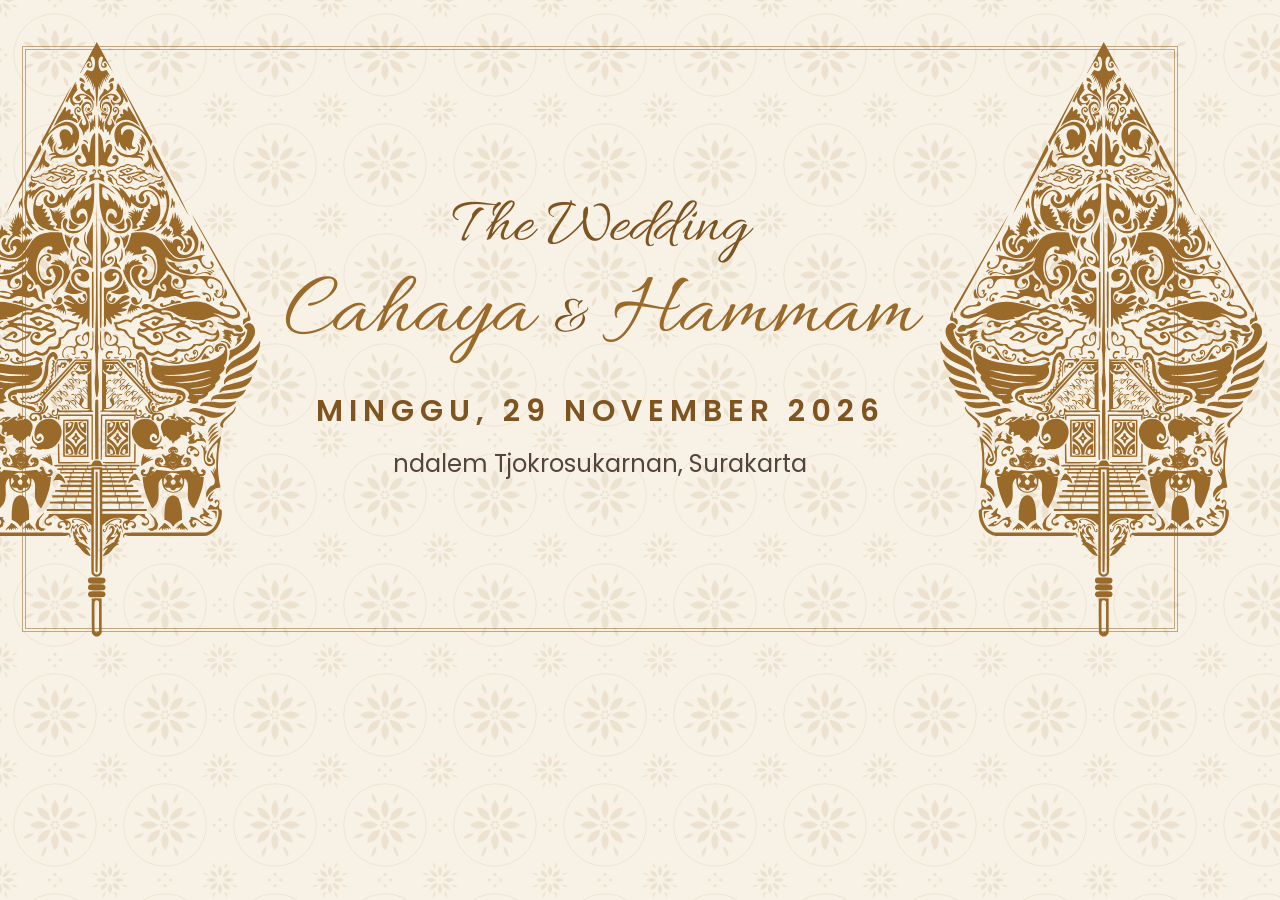
<file: tools/og-v1.html>
<!doctype html>
<!-- Sumber gambar preview WhatsApp (1200x630). Buat ulang dengan: node tools/make-og.js v1 -->
<html lang="id">
<head>
<meta charset="utf-8">
<link rel="stylesheet" href="/v1/css/style.css">
<style>
  body { width: 1200px; height: 630px; overflow: hidden; background: var(--bg) url("/assets/img/motif.svg") 0 0 / 110px; }
  .og { position: relative; width: 1200px; height: 630px; display: grid; place-items: center; text-align: center; }
  .og .gunungan { width: auto; height: 600px; top: 50%; }
  .og > div:last-child { position: relative; z-index: 2; }
  .og .gunungan--l { left: -70px; transform: translateY(-50%); }
  .og .gunungan--r { right: -70px; transform: translateY(-50%); }
  .og .frame { position: absolute; inset: 22px; border: 4px double rgba(154, 106, 42, .55); }
  .og p { margin: 0; }
  .og .t { font-family: var(--script); font-size: 64px; color: var(--gold-ink); line-height: 1; }
  .og .n { font-family: var(--script); font-size: 90px; color: var(--gold); line-height: 1.05; margin-top: 8px; }
  .og .n span { font-size: .6em; color: var(--gold-ink); }
  .og .d { margin-top: 26px; font-size: 30px; font-weight: 600; letter-spacing: .2em; text-transform: uppercase; color: var(--gold-ink); }
  .og .v { margin-top: 10px; font-size: 24px; color: var(--ink-soft); }
</style>
</head>
<body>
  <div class="og">
    <div class="frame"></div>
    <img class="gunungan gunungan--l" src="/assets/img/gunungan.svg" alt="">
    <img class="gunungan gunungan--r" src="/assets/img/gunungan.svg" alt="">
    <div>
      <p class="t">The Wedding</p>
      <p class="n">Cahaya <span>&amp;</span> Hammam</p>
      <p class="d">Minggu, 29 November 2026</p>
      <p class="v">ndalem Tjokrosukarnan, Surakarta</p>
    </div>
  </div>
</body>
</html>
</file>
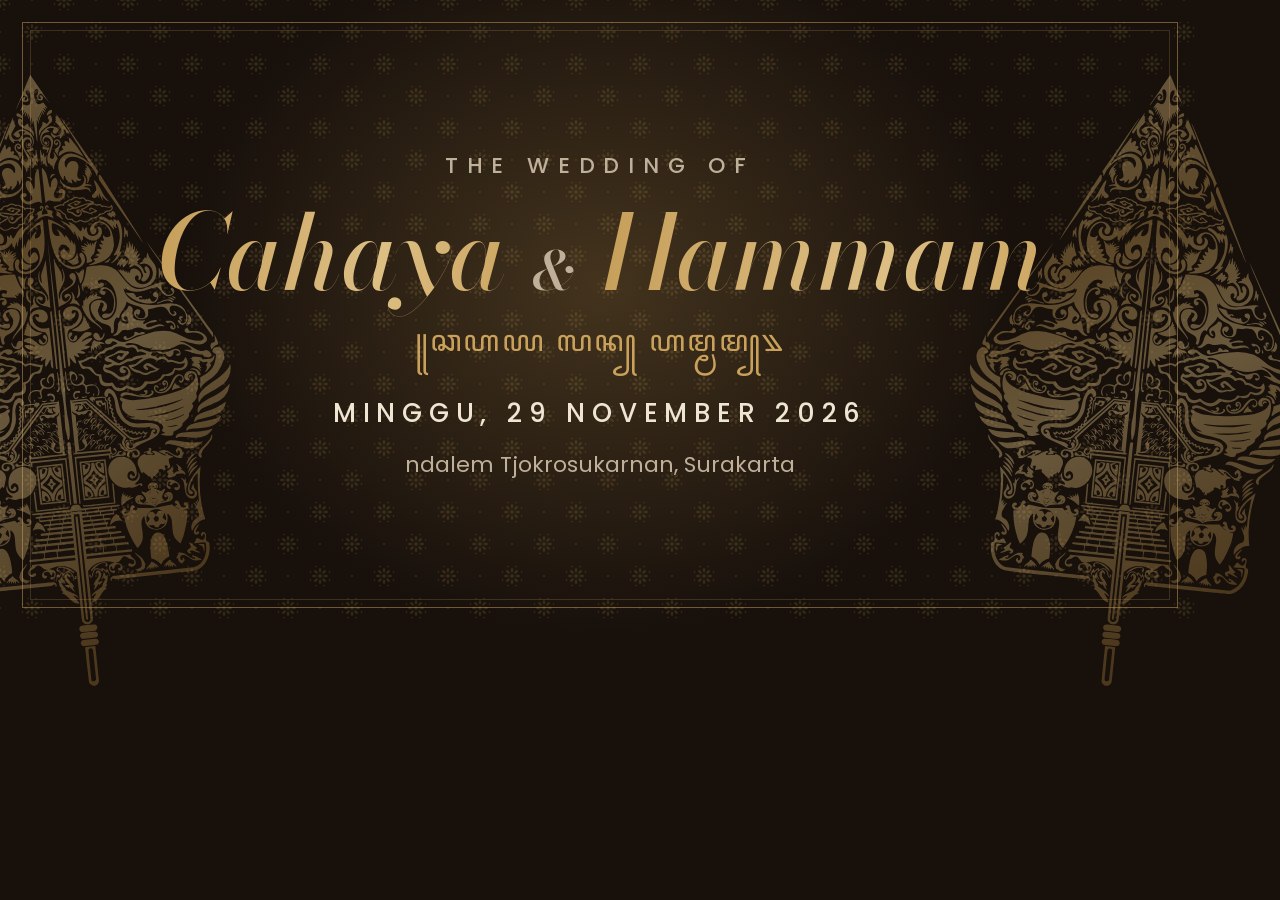
<file: tools/og-v2.html>
<!doctype html>
<!-- Sumber gambar preview WhatsApp (1200x630). Buat ulang dengan: node tools/make-og.js v2 -->
<html lang="id">
<head>
<meta charset="utf-8">
<link rel="stylesheet" href="/v2/css/style.css">
<style>
  body { width: 1200px; height: 630px; overflow: hidden; }
  .og {
    position: relative; width: 1200px; height: 630px; display: grid; place-items: center; text-align: center;
    color: var(--on-night);
    background:
      radial-gradient(50% 80% at 50% 45%, rgba(226, 178, 96, .22), transparent 70%),
      url("/assets/img/truntum-prada.svg") 0 0 / 64px,
      var(--night);
  }
  .og p { margin: 0; }
  .og .g { position: absolute; bottom: -60px; height: 620px; opacity: .4; }
  .og .g--l { left: -110px; transform: rotate(-6deg); }
  .og .g--r { right: -110px; transform: rotate(6deg); }
  .og .frame { position: absolute; inset: 22px; border: 1px solid rgba(201, 161, 91, .5); }
  .og .frame::before { content: ""; position: absolute; inset: 7px; border: 1px solid rgba(201, 161, 91, .22); }
  .og .c { position: relative; }
  .og .t { font-size: 22px; font-weight: 500; letter-spacing: .4em; text-transform: uppercase; color: var(--on-night-soft); }
  .og .n { margin-top: 18px; font-family: var(--serif); font-style: italic; font-weight: 500; font-size: 104px; line-height: 1; }
  .og .n .amp { font-size: .5em; }
  .og .a { margin-top: 10px; font-size: 30px; }
  .og .d { margin-top: 14px; font-size: 26px; font-weight: 500; letter-spacing: .26em; text-transform: uppercase; }
  .og .v { margin-top: 12px; font-size: 22px; color: var(--on-night-soft); }
</style>
</head>
<body>
  <div class="og">
    <div class="frame"></div>
    <img class="g g--l" src="/assets/img/gunungan-prada.svg" alt="">
    <img class="g g--r" src="/assets/img/gunungan-prada.svg" alt="">
    <div class="c">
      <p class="t">The Wedding of</p>
      <p class="n"><span class="prada-text">Cahaya</span> <span class="amp">&amp;</span> <span class="prada-text">Hammam</span></p>
      <p class="aksara a">꧋ꦕꦲꦪ ꦭꦤ꧀ ꦲꦩ꧀ꦩꦩ꧀꧉</p>
      <p class="d">Minggu, 29 November 2026</p>
      <p class="v">ndalem Tjokrosukarnan, Surakarta</p>
    </div>
  </div>
</body>
</html>
</file>
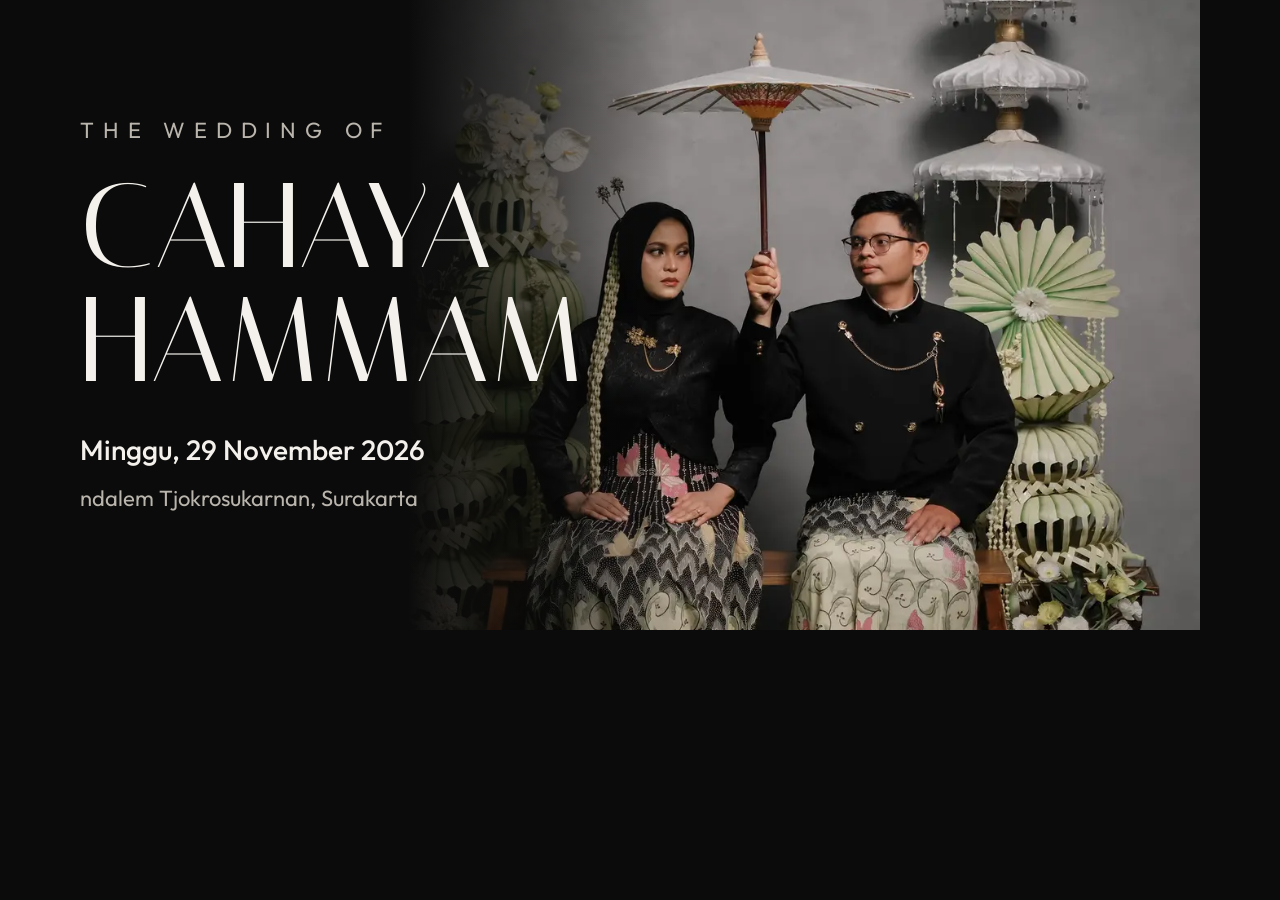
<file: tools/og-v3.html>
<!doctype html>
<!-- Sumber gambar preview WhatsApp (1200x630). Buat ulang dengan: node tools/make-og.js v3 -->
<html lang="id">
<head>
<meta charset="utf-8">
<link rel="stylesheet" href="/v3/css/style.css">
<style>
  body { width: 1200px; height: 630px; overflow: hidden; }
  .og { position: relative; width: 1200px; height: 630px; background: var(--black); }
  .og p { margin: 0; }
  /* foto memenuhi sisi kanan, memudar ke hitam di kiri */
  .og .photo { position: absolute; right: 0; top: 0; width: 880px; height: 630px; object-fit: cover; object-position: 50% 26%; }
  .og::after { content: ""; position: absolute; inset: 0; background: linear-gradient(90deg, var(--black) 0%, var(--black) 34%, rgba(11, 11, 11, .5) 46%, rgba(11, 11, 11, 0) 56%); }
  .og .c { position: absolute; z-index: 1; left: 80px; top: 50%; transform: translateY(-50%); }
  .og .t { font-size: 22px; letter-spacing: .4em; text-transform: uppercase; color: var(--soft); }
  .og .n { margin-top: 22px; font-size: 120px; }
  .og .d { margin-top: 30px; font-size: 28px; font-weight: 500; }
  .og .v { margin-top: 8px; font-size: 22px; color: var(--soft); }
</style>
</head>
<body>
  <div class="og">
    <img class="photo" src="/assets/img/foto/sampul.webp" alt="">
    <div class="c">
      <p class="t">The Wedding of</p>
      <p class="n display">Cahaya<br>Hammam</p>
      <p class="d">Minggu, 29 November 2026</p>
      <p class="v">ndalem Tjokrosukarnan, Surakarta</p>
    </div>
  </div>
</body>
</html>
</file>
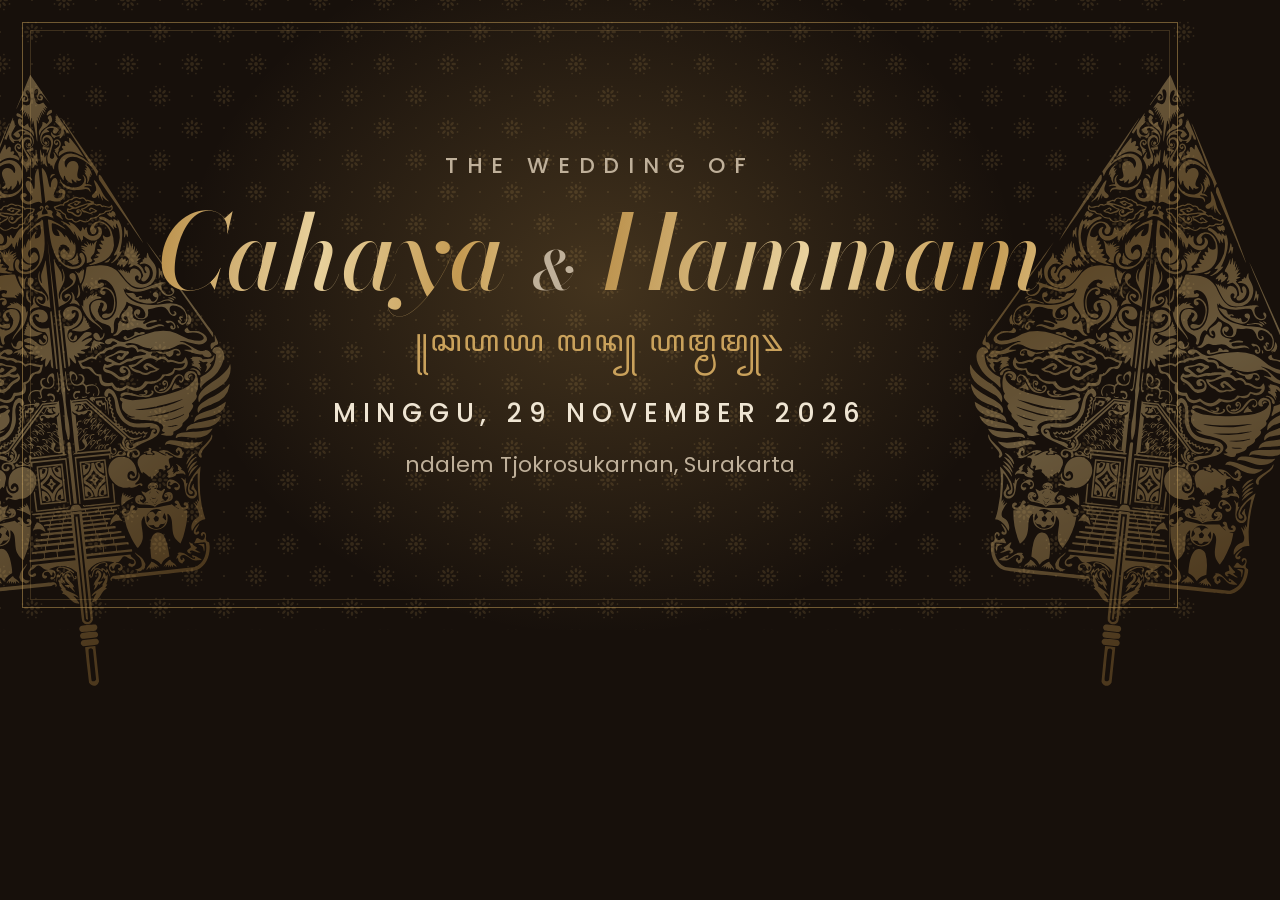
<file: tools/og.html>
<!doctype html>
<!-- Sumber gambar preview WhatsApp (1200x630). Buat ulang dengan: node tools/make-og.js -->
<html lang="id">
<head>
<meta charset="utf-8">
<link rel="stylesheet" href="../css/style.css">
<style>
  body { width: 1200px; height: 630px; overflow: hidden; }
  .og {
    position: relative; width: 1200px; height: 630px; display: grid; place-items: center; text-align: center;
    color: var(--on-night);
    background:
      radial-gradient(50% 80% at 50% 45%, rgba(226, 178, 96, .22), transparent 70%),
      url("../assets/img/truntum-prada.svg") 0 0 / 64px,
      var(--night);
  }
  .og p { margin: 0; }
  .og .g { position: absolute; bottom: -60px; height: 620px; opacity: .4; }
  .og .g--l { left: -110px; transform: rotate(-6deg); }
  .og .g--r { right: -110px; transform: rotate(6deg); }
  .og .frame { position: absolute; inset: 22px; border: 1px solid rgba(201, 161, 91, .5); }
  .og .frame::before { content: ""; position: absolute; inset: 7px; border: 1px solid rgba(201, 161, 91, .22); }
  .og .c { position: relative; }
  .og .t { font-size: 22px; font-weight: 500; letter-spacing: .4em; text-transform: uppercase; color: var(--on-night-soft); }
  .og .n { margin-top: 18px; font-family: var(--serif); font-style: italic; font-weight: 500; font-size: 104px; line-height: 1; }
  .og .n .amp { font-size: .5em; }
  .og .a { margin-top: 10px; font-size: 30px; }
  .og .d { margin-top: 14px; font-size: 26px; font-weight: 500; letter-spacing: .26em; text-transform: uppercase; }
  .og .v { margin-top: 12px; font-size: 22px; color: var(--on-night-soft); }
</style>
</head>
<body>
  <div class="og">
    <div class="frame"></div>
    <img class="g g--l" src="../assets/img/gunungan-prada.svg" alt="">
    <img class="g g--r" src="../assets/img/gunungan-prada.svg" alt="">
    <div class="c">
      <p class="t">The Wedding of</p>
      <p class="n"><span class="prada-text">Cahaya</span> <span class="amp">&amp;</span> <span class="prada-text">Hammam</span></p>
      <p class="aksara a">꧋ꦕꦲꦪ ꦭꦤ꧀ ꦲꦩ꧀ꦩꦩ꧀꧉</p>
      <p class="d">Minggu, 29 November 2026</p>
      <p class="v">ndalem Tjokrosukarnan, Surakarta</p>
    </div>
  </div>
</body>
</html>
</file>
<file: v3/css/style.css>
/* =========================================================
   Undangan Cahaya & Hammam · v3 "Album Ndalem"
   Mengikuti tata letak undangan Queen Invitation milik mempelai:
   latar hitam, foto prewedding satu layar penuh, judul huruf
   kapital tipis (Italiana), monogram "CH", hitung mundur,
   tanggal besar per acara, galeri foto, penutup di atas foto.
   Ukuran judul memakai satuan cqi (lebar kolom undangan),
   sehingga sama rapinya di HP dan di kolom tengah layar lebar.
   ========================================================= */

@font-face { font-family: "Italiana"; src: url("/assets/fonts/italiana.woff2") format("woff2"); font-display: swap; }
@font-face { font-family: "Outfit"; src: url("/assets/fonts/outfit.woff2") format("woff2"); font-weight: 100 900; font-display: swap; }

:root {
  --black: #0B0B0B;
  --black-2: #161616;
  --white: #F4F1EC;      /* kontras 18:1 di atas --black */
  --soft: #B9B4AC;       /* kontras 9:1 */
  --line: rgba(244, 241, 236, .28);
  --paper: #F7F5F1;      /* kartu denah */
  --ink: #1A1A1A;
  --ink-soft: #55575A;
  --pin: #A2414D;
  --route: #7E9460;

  --display: "Italiana", "Didot", "Bodoni 72", Georgia, serif;
  --sans: "Outfit", "Poppins", system-ui, -apple-system, "Segoe UI", sans-serif;

  --pad-x: max(24px, 7%);
  --ease: cubic-bezier(.22, .61, .21, 1);

  font-size: clamp(15px, 1.95dvh, 17px);
}

*, *::before, *::after { box-sizing: border-box; }

html {
  scroll-snap-type: y proximity;
  scroll-behavior: smooth;
  background: var(--black);
}

body {
  margin: 0;
  font-family: var(--sans);
  font-weight: 400;
  line-height: 1.6;
  color: var(--white);
  background: var(--black);
  -webkit-font-smoothing: antialiased;
  -webkit-tap-highlight-color: transparent;
}

h1, h2, h3, p, figure, blockquote, ul { margin: 0; }
ul { padding: 0; list-style: none; }
button { font: inherit; color: inherit; }
img, svg { display: block; }

:focus-visible { outline: 2px solid var(--white); outline-offset: 3px; border-radius: 4px; }

.visually-hidden {
  position: absolute;
  width: 1px;
  height: 1px;
  overflow: hidden;
  clip-path: inset(50%);
  white-space: nowrap;
}

.book { container-type: inline-size; }

.display {
  font-family: var(--display);
  font-weight: 400;
  text-transform: uppercase;
  line-height: .95;
}

.eyebrow {
  font-size: .82rem;
  font-weight: 400;
  letter-spacing: .32em;
  text-transform: uppercase;
}

/* monogram CH: dua huruf tipis berdampingan dengan jarak sempit */
.monogram {
  display: flex;
  justify-content: center;
  gap: .08em;
  font-family: var(--display);
  font-size: min(40cqi, 30svh);
  line-height: .8;
  letter-spacing: 0;
}
.monogram--small { font-size: 34cqi; }

/* ---------- Halaman ---------- */

.page {
  position: relative;
  overflow: hidden;
  min-height: 100vh;
  min-height: 100svh;
  scroll-snap-align: start;
  isolation: isolate;
  background: var(--black);
}

.page__body {
  position: relative;
  z-index: 2;
  min-height: inherit;
  display: flex;
  flex-direction: column;
  align-items: center;
  justify-content: center;
  text-align: center;
  padding:
    calc(56px + env(safe-area-inset-top))
    var(--pad-x)
    calc(64px + env(safe-area-inset-bottom));
}

/* foto latar satu layar penuh */
.bg {
  position: absolute;
  inset: 0;
  z-index: 0;
  width: 100%;
  height: 100%;
  object-fit: cover;
  background: var(--black-2);
}

/* adegan: satu layar foto dengan teks di atasnya */
.scene {
  position: relative;
  isolation: isolate;
  display: flex;
  flex-direction: column;
  justify-content: flex-end;
  width: 100%;
  min-height: 100svh;
  overflow: hidden;
}
.scene::after {
  content: "";
  position: absolute;
  inset: 0;
  z-index: 1;
  pointer-events: none;
  background: linear-gradient(0deg, rgba(11, 11, 11, .92) 0%, rgba(11, 11, 11, .55) 32%, rgba(11, 11, 11, 0) 58%);
}
.scene__content {
  position: relative;
  z-index: 2;
  display: flex;
  flex-direction: column;
  align-items: center;
  padding: 3rem var(--pad-x) calc(3.4rem + env(safe-area-inset-bottom));
}
.scene__date { margin-top: 1rem; font-size: 1rem; font-weight: 500; }

/* nama besar bertumpuk: CAHAYA / HAMMAM */
.names {
  display: grid;
  margin-top: .7rem;
  font-size: 19cqi;
  line-height: .9;
}

/* ---------- Tombol ---------- */

.btn {
  display: inline-flex;
  align-items: center;
  justify-content: center;
  min-height: 48px;
  width: min(100%, 15rem);
  padding: .6rem 1.4rem;
  border: 1px solid var(--line);
  border-radius: 6px;
  background: rgba(11, 11, 11, .35);
  color: var(--white);
  font-size: .86rem;
  font-weight: 400;
  letter-spacing: .14em;
  text-transform: uppercase;
  text-decoration: none;
  cursor: pointer;
  transition: background-color .3s var(--ease), border-color .3s var(--ease), color .3s var(--ease);
}
.btn:hover { background: var(--white); border-color: var(--white); color: var(--black); }
.btn--primary { border-color: rgba(244, 241, 236, .7); }
.btn--ghost { background: transparent; }

/* ---------- Halaman 1 · Sampul ---------- */

.page--cover .bg { object-position: 50% 0%; }
.page--cover::after {
  content: "";
  position: absolute;
  inset: 0;
  z-index: 1;
  /* bagian bawah nyaris hitam pekat agar tangan yang bergandengan tidak terlihat; wajah di atas tetap terang */
  background: linear-gradient(0deg, rgba(11, 11, 11, 1) 0%, rgba(11, 11, 11, .97) 38%, rgba(11, 11, 11, .6) 52%, rgba(11, 11, 11, .2) 70%, rgba(11, 11, 11, .25) 100%);
}

.page__body.cover { justify-content: flex-end; padding-bottom: calc(52px + env(safe-area-inset-bottom)); }

.cover__names {
  margin-top: 1.4rem;
  font-size: .82rem;
  font-weight: 400;
  letter-spacing: .32em;
  text-transform: uppercase;
  color: var(--soft);
}

.guest { width: min(100%, 18rem); margin: 1.6rem 0 1.4rem; }
.guest__to { font-size: .9rem; font-style: italic; letter-spacing: .06em; color: var(--soft); }
.guest__name {
  margin-top: .3rem;
  font-family: var(--display);
  font-size: 1.7rem;
  line-height: 1.2;
  overflow-wrap: anywhere;
  text-wrap: balance;
}
.guest__note { margin-top: .6rem; font-size: .78rem; color: var(--soft); }

/* ---------- Halaman 2 · Undangan ---------- */

.page__body.invite { padding: 0; justify-content: flex-start; }

.scene--hero .bg { object-position: 50% 20%; }

.scene--ayat { justify-content: center; }
.scene--ayat .bg { object-position: 50% 60%; }
.scene--ayat::after { background: rgba(11, 11, 11, .72); }

.ayat {
  font-size: .98rem;
  line-height: 1.7;
  text-wrap: pretty;
}
.ayat cite {
  display: block;
  margin-top: 1rem;
  font-style: normal;
  font-size: 10cqi;
}

.countdown {
  display: grid;
  grid-template-columns: repeat(4, 1fr);
  gap: .5rem;
  width: min(100%, 20rem);
  margin-top: 2.2rem;
}
.countdown p {
  display: grid;
  padding: .7rem 0 .55rem;
  border: 1px solid var(--line);
  border-radius: 6px;
  background: rgba(11, 11, 11, .35);
}
.countdown span { font-size: 1.9rem; font-weight: 300; line-height: 1.1; font-variant-numeric: tabular-nums; }
.countdown small { font-size: .7rem; letter-spacing: .14em; text-transform: uppercase; color: var(--soft); }

.calendar-link {
  margin-top: 1.4rem;
  padding: .4rem 0;
  border-bottom: 1px solid var(--line);
  font-size: 1.15rem;
  font-style: italic;
  color: var(--white);
  text-decoration: none;
}
.calendar-link:hover { border-color: var(--white); }

.block {
  display: flex;
  flex-direction: column;
  align-items: center;
  width: 100%;
  padding: 4.5rem var(--pad-x);
}
.block__title {
  margin-top: 1.6rem;
  padding-bottom: 1.2rem;
  width: min(100%, 20rem);
  border-bottom: 1px solid var(--line);
  font-size: 1.15rem;
  font-weight: 400;
  letter-spacing: .26em;
  text-transform: uppercase;
}
.block__title--big {
  margin-top: 0;
  padding-bottom: 0;
  width: auto;
  border: 0;
  font-size: 15cqi;
  letter-spacing: 0;
}

.salam { margin-top: 1.4rem; font-weight: 600; font-style: italic; line-height: 1.7; }
.lead { margin-top: 1rem; line-height: 1.75; color: var(--soft); text-wrap: pretty; }

/* mempelai: foto penuh, nama panggilan besar, nama lengkap di bawahnya */
.scene--person .bg { object-position: 50% 30%; }
.person { align-items: flex-end; text-align: right; }
.person__call { font-size: 19cqi; line-height: .85; margin-right: -.04em; }
.person__name {
  margin-top: .6rem;
  font-family: var(--display);
  font-size: 1.9rem;
  font-weight: 400;
  line-height: 1.1;
  text-wrap: balance;
}
.person__degree { white-space: nowrap; }
.person__parent { margin-top: .7rem; font-size: .92rem; line-height: 1.5; }
.person__parent b { display: block; font-weight: 600; }
.person__address { margin-top: .3rem; font-size: .84rem; line-height: 1.5; color: var(--soft); text-wrap: balance; }

.couple__with {
  padding: 2.6rem 0;
  font-family: var(--display);
  font-size: 34cqi;
  line-height: 1;
}

.scene--date .bg { object-position: 50% 30%; }
.save { display: grid; font-size: 27cqi; line-height: .82; }

.block--events { padding-top: 3.2rem; }
.event + .event { margin-top: 3rem; }
.event__title { font-size: 12cqi; text-transform: none; font-variant: small-caps; }
.event__day { margin-top: .4rem; font-family: var(--display); font-size: 30cqi; line-height: .9; }
.event__month { margin-top: .6rem; font-size: .95rem; letter-spacing: .08em; }
.event__time { margin-top: .6rem; font-style: italic; }

.venue {
  margin: 2.6rem 0 1.3rem;
  font-style: normal;
  font-size: .94rem;
  line-height: 1.6;
  color: var(--soft);
  text-wrap: balance;
}
.venue strong {
  display: block;
  margin-bottom: .3rem;
  font-size: 1.05rem;
  font-weight: 500;
  letter-spacing: .06em;
  text-transform: uppercase;
  color: var(--white);
}
.block--events .lead { margin-top: 3rem; }

/* ---------- Halaman 3 · Denah ---------- */

.map__title { font-size: 15cqi; margin-bottom: 1rem; }
.page--map .venue { margin-top: 0; }

.map__grid { display: grid; gap: 1.1rem; justify-items: center; width: 100%; }

.map__figure {
  width: min(100%, 19.5rem);
  padding: .5rem;
  background: var(--paper);
  border-radius: 8px;
}
.denah { width: 100%; height: auto; font-family: var(--sans); }
.denah__road path { fill: none; stroke: var(--ink); stroke-width: 15; stroke-linecap: round; }
.denah__road-in path { fill: none; stroke: var(--paper); stroke-width: 12; stroke-linecap: round; }
.denah__route { fill: none; stroke: var(--route); stroke-width: 3.2; stroke-linecap: round; stroke-linejoin: round; stroke-dasharray: 1; stroke-dashoffset: 0; }
.denah__label text { font-size: 9.5px; font-weight: 500; fill: var(--ink); }
.denah__label--road text { font-size: 8.5px; font-weight: 500; fill: var(--ink-soft); }
.denah__label--venue text { font-size: 10px; font-weight: 700; letter-spacing: .04em; fill: var(--ink); }
.denah__label--venue .denah__venue-name { font-size: 8.5px; font-weight: 500; letter-spacing: 0; fill: var(--pin); }
.denah__label--vertical text { font-size: 7px; }
.denah__poi circle { fill: var(--ink); }
.denah__pin ellipse { fill: none; stroke: var(--route); stroke-width: 1.6; }
.denah__pin path { fill: var(--pin); }
.denah__pin circle { fill: #fff; }
.denah__north path { fill: var(--ink); }
.denah__north text { font-size: 12px; font-weight: 600; fill: var(--ink); }

.map__actions { display: grid; gap: .6rem; justify-items: center; width: 100%; }
.copy-status { min-height: 1.2em; font-size: .88rem; color: var(--soft); }

.qr { display: grid; justify-items: center; gap: .4rem; }
.qr img { width: 96px; height: 96px; padding: 5px; background: #fff; border-radius: 6px; }
.qr figcaption { font-size: .82rem; letter-spacing: .04em; color: var(--soft); }

@media (hover: hover) and (pointer: fine) {
  .qr img { width: 150px; height: 150px; }
}

/* ---------- Halaman 4 · Galeri & penutup ---------- */

.page__body.closing { padding: calc(4rem + env(safe-area-inset-top)) 0 0; justify-content: flex-start; }

/* galeri rapat dua kolom, foto dari tepi ke tepi */
.gallery {
  display: grid;
  grid-template-columns: 1fr 1fr;
  gap: 6px;
  width: 100%;
  margin-top: 1.8rem;
}
.gallery img {
  width: 100%;
  height: auto;
  aspect-ratio: 2 / 3;
  object-fit: cover;
  background: var(--black-2);
}
/* jumlah foto ganjil: foto terakhir di tengah, selebar satu kolom */
.gallery li:last-child:nth-child(odd) {
  grid-column: 1 / -1;
  justify-self: center;
  width: calc(50% - 3px);
}

.scene--end { margin-top: 6px; justify-content: flex-start; }
.scene--end .bg { object-position: 50% 70%; }
.scene--end::after {
  background: linear-gradient(180deg, rgba(11, 11, 11, .9) 0%, rgba(11, 11, 11, .55) 40%, rgba(11, 11, 11, 0) 62%);
}
.scene--end .scene__content { padding-top: 3.4rem; }

.closing__families {
  display: grid;
  grid-template-columns: 1fr 1fr;
  gap: 1.2rem;
  grid-template-rows: auto auto;
  row-gap: .25rem;
  width: min(100%, 20rem);
  margin: 1rem 0 1.4rem;
  font-size: .92rem;
  line-height: 1.4;
}
.closing__families p { display: grid; grid-row: span 2; grid-template-rows: subgrid; gap: .25rem; align-items: end; }
.closing__families span { display: block; }
.closing__families span:first-child { align-self: stretch; display: flex; align-items: flex-end; justify-content: center; padding-bottom: .3rem; border-bottom: 1px solid var(--line); }
.closing__families span:last-child { align-self: start; }

/* ---------- Tombol musik ---------- */

.music-toggle {
  position: fixed;
  left: calc(14px + env(safe-area-inset-left));
  bottom: calc(14px + env(safe-area-inset-bottom));
  z-index: 60;
  display: grid;
  place-items: center;
  width: 44px;
  height: 44px;
  padding: 0;
  border: 1px solid rgba(244, 241, 236, .6);
  border-radius: 50%;
  background: rgba(11, 11, 11, .8);
  cursor: pointer;
}
.music-toggle svg {
  grid-area: 1 / 1;
  width: 20px;
  height: 20px;
  fill: none;
  stroke: var(--white);
  stroke-width: 1.7;
  stroke-linecap: round;
  stroke-linejoin: round;
}
.music-toggle .icon-on { display: none; }
.music-toggle[aria-pressed="true"] .icon-on { display: block; }
.music-toggle[aria-pressed="true"] .icon-off { display: none; }
.music-toggle[aria-pressed="true"]::before {
  content: "";
  position: absolute;
  inset: -1px;
  border-radius: 50%;
  border: 1px solid var(--white);
  animation: ripple 2.6s var(--ease) infinite;
}

/* ---------- Penanda halaman ---------- */

.dots {
  position: fixed;
  right: calc(2px + env(safe-area-inset-right));
  top: 50%;
  z-index: 50;
  transform: translateY(-50%);
  display: flex;
  flex-direction: column;
  padding: 4px 0;
  border-radius: 999px;
  background: rgba(11, 11, 11, .6);
  -webkit-backdrop-filter: blur(6px);
  backdrop-filter: blur(6px);
}
.dots a { display: grid; place-items: center; width: 30px; height: 40px; }
.dots a::before {
  content: "";
  width: 5px;
  height: 5px;
  border-radius: 999px;
  background: rgba(244, 241, 236, .4);
  transition: height .35s var(--ease), background-color .35s;
}
.dots a[aria-current="true"]::before { height: 16px; background: var(--white); }

/* ---------- Layar lebar ---------- */

@media (min-width: 760px) and (min-height: 560px) {
  :root { font-size: clamp(14px, 1.7dvh, 16.5px); }

  body {
    background:
      linear-gradient(rgba(11, 11, 11, .82), rgba(11, 11, 11, .82)),
      url("/assets/img/foto/sampul.webp") 50% 30% / cover fixed,
      var(--black);
  }

  .book {
    position: relative;
    z-index: 2;
    width: min(calc(100vh * 9 / 16 + 40px), 520px);
    margin: 0 auto;
    box-shadow: 0 0 0 1px rgba(244, 241, 236, .1), 0 30px 80px rgba(0, 0, 0, .6);
  }

  .dots { right: 24px; }
  .music-toggle { left: 24px; bottom: 24px; }
}

/* ---------- Layar pendek (HP lanskap) ---------- */

@media (max-height: 520px) {
  .page__body { padding-block: calc(32px + env(safe-area-inset-top)) 40px; }
  .monogram { font-size: 26svh; }
  .guest { margin: .8rem 0; }
  .scene { min-height: 150vw; }
}

/* =========================================================
   Gerak
   ========================================================= */

@keyframes ripple {
  from { transform: scale(1); opacity: .8; }
  to { transform: scale(1.6); opacity: 0; }
}
@keyframes rise {
  from { opacity: 0; transform: translateY(16px); }
  to { opacity: 1; transform: none; }
}
@keyframes settle {
  from { transform: scale(1.12); }
  to { transform: scale(1); }
}
@keyframes pulse {
  0%, 100% { transform: scale(1); }
  45% { transform: scale(1.06); }
}
@keyframes route { from { stroke-dashoffset: 1; } to { stroke-dashoffset: 0; } }

@media (prefers-reduced-motion: no-preference) {
  .page--cover .bg { animation: settle 2.6s var(--ease) both; }
  .cover > * { animation: rise .9s var(--ease) both; }
  .cover > .monogram { animation-delay: .3s; }
  .cover > .cover__names { animation-delay: .55s; }
  .cover > .guest { animation-delay: .7s; }
  .cover > .btn { animation-delay: .85s; }
  .page--cover.is-opening .monogram { animation: pulse .8s var(--ease) both; }

  @media (scripting: enabled) {
    [data-reveal] {
      opacity: 0;
      translate: 0 22px;
      transition: opacity .9s var(--ease), translate .9s var(--ease);
      transition-delay: var(--d, 0s);
    }
    [data-reveal].is-in { opacity: 1; translate: none; }

    /* foto adegan sedikit mendekat lalu mundur saat masuk layar */
    .scene .bg { transform: scale(1.08); transition: transform 2.4s var(--ease); }
    .scene:has(.is-in) .bg { transform: scale(1); }

    .denah__route { stroke-dashoffset: 1; }
    .map__figure.is-in .denah__route { animation: route 1.8s var(--ease) .5s both; }
  }
}

@media (prefers-reduced-motion: reduce) {
  html { scroll-behavior: auto; }
  .music-toggle[aria-pressed="true"]::before { animation: none; opacity: 0; }
}
</file>
<file: v1/css/style.css>
/* =========================================================
   Undangan Cahaya & Hammam
   Mobile-first. Empat halaman disusun ke bawah dan digulir:
   penuh layar di HP, berupa lembaran di atas "meja" sogan di layar lebar.
   ========================================================= */

@font-face { font-family: "Allura"; src: url("/assets/fonts/allura-400.woff2") format("woff2"); font-weight: 400; font-display: swap; }
@font-face { font-family: "Poppins"; src: url("/assets/fonts/poppins-400.woff2") format("woff2"); font-weight: 400; font-display: swap; }
@font-face { font-family: "Poppins"; src: url("/assets/fonts/poppins-400i.woff2") format("woff2"); font-weight: 400; font-style: italic; font-display: swap; }
@font-face { font-family: "Poppins"; src: url("/assets/fonts/poppins-500.woff2") format("woff2"); font-weight: 500; font-display: swap; }
@font-face { font-family: "Poppins"; src: url("/assets/fonts/poppins-600.woff2") format("woff2"); font-weight: 600; font-display: swap; }

:root {
  --bg: #F7F1E6;        /* kertas krem */
  --paper: #FBF7F0;     /* kertas modal, lebih terang untuk bacaan panjang */
  --motif: #EADFC8;
  --gold: #9A6A2A;      /* ornamen & teks script besar (>= 24px) */
  --gold-ink: #7E5420;  /* teks emas kecil, kontras 5.9:1 */
  --ink: #2B2118;       /* teks isi, kontras 14:1 */
  --ink-soft: #54443A;
  --line: #BFB4A3;
  --sogan: #4A3322;     /* cokelat batik Solo untuk meja */
  --pin: #A3322B;

  --script: "Allura", "Segoe Script", cursive;
  --sans: "Poppins", system-ui, -apple-system, "Segoe UI", sans-serif;

  --pad-x: max(30px, 12.5%);
  --ease-page: cubic-bezier(.32, .08, .24, 1);

  font-size: clamp(14px, 1.85dvh, 17px);
}

*, *::before, *::after { box-sizing: border-box; }

html {
  scroll-snap-type: y proximity;
  scroll-behavior: smooth;
}

body {
  margin: 0;
  font-family: var(--sans);
  font-weight: 400;
  line-height: 1.55;
  color: var(--ink);
  background: var(--bg) url("/assets/img/motif.svg") 0 0 / 96px;
  -webkit-font-smoothing: antialiased;
  -webkit-tap-highlight-color: transparent;
}

h1, h2, h3, p, figure, blockquote, dl, dd, ol { margin: 0; }
button { font: inherit; color: inherit; }
img, svg { display: block; }

.script { font-family: var(--script); font-weight: 400; color: var(--gold); line-height: 1.05; }

:focus-visible { outline: 2px solid var(--gold-ink); outline-offset: 3px; border-radius: 4px; }

/* ---------- Halaman ---------- */

.page {
  position: relative;
  overflow: hidden;
  min-height: 100vh;
  min-height: 100svh;
  background: var(--bg) url("/assets/img/motif.svg") 0 0 / 96px;
  scroll-snap-align: start;
}

.page__body {
  position: relative;
  z-index: 2;
  min-height: inherit;
  display: flex;
  flex-direction: column;
  align-items: center;
  justify-content: center;
  text-align: center;
  padding:
    calc(48px + env(safe-area-inset-top))
    var(--pad-x)
    calc(56px + env(safe-area-inset-bottom));
}

/* bingkai ganda seperti kartu undangan */
.page__frame {
  position: absolute;
  inset: 14px;
  border: 3px double rgba(154, 106, 42, .5);
  border-radius: 3px;
  pointer-events: none;
  z-index: 1;
}

/* garis tipis pemisah antarhalaman di HP */
.page + .page { border-top: 1px solid rgba(126, 84, 32, .18); }

/* ---------- Gunungan ---------- */

.gunungan {
  position: absolute;
  z-index: 1;
  top: 50%;
  width: clamp(150px, 52%, 300px);
  height: auto;
  pointer-events: none;
  -webkit-user-drag: none;
}
.gunungan--l { left: 0; transform: translate(-60%, -50%); }
.gunungan--r { right: 0; transform: translate(60%, -50%); }

/* halaman 2 & 4: satu gunungan di tengah, samar di belakang teks seperti tanda air */
.gunungan--center {
  left: 50%;
  width: min(80%, 360px);
  transform: translate(-50%, -50%);
  opacity: .13;
}

/* halaman 3: gunungan di sudut bawah kiri dan kanan */
.gunungan--bottom { width: clamp(120px, 38%, 230px); top: auto; bottom: 3%; }
.gunungan--bottom.gunungan--l { transform: translateX(-62%); }
.gunungan--bottom.gunungan--r { transform: translateX(62%); }

/* ---------- Tombol ---------- */

.btn {
  display: inline-flex;
  align-items: center;
  justify-content: center;
  min-height: 48px;
  width: min(100%, 17rem);
  padding: .7rem 1.4rem;
  border-radius: 6px;
  border: 1px solid var(--gold-ink);
  font-size: .95rem;
  font-weight: 500;
  letter-spacing: .01em;
  text-decoration: none;
  cursor: pointer;
  transition: background-color .2s, color .2s;
}
.btn--primary {
  background: var(--gold-ink);
  color: var(--bg);
  box-shadow: inset 0 0 0 3px var(--gold-ink), inset 0 0 0 4px rgba(247, 241, 230, .45);
}
.btn--primary:hover { background: #6A461A; }
.btn--ghost { background: rgba(251, 247, 240, .7); color: var(--gold-ink); }
.btn--ghost:hover { background: var(--paper); }

/* ---------- Halaman 1 · Sampul ---------- */

/* sampul: kolom teks selebar ruang di antara dua gunungan (40% lebar gunungan terlihat), agar huruf tidak jatuh di atas ornamen */
.page__body.cover { gap: 0; padding-inline: calc(clamp(150px, 52%, 300px) * .4 + 6px); }

.cover__eyebrow { font-size: 2.5rem; color: var(--gold-ink); }

.cover__names {
  display: flex;
  flex-direction: column;
  align-items: center;
  margin-top: .6rem;
  font-size: clamp(3rem, 6.6dvh, 4.4rem);
  line-height: .92;
}
.cover__names span:last-child { margin-left: .35em; }
.cover__names span:first-child { margin-right: .35em; }
.cover__amp { font-size: .6em; color: var(--gold-ink); line-height: 1; }

.cover__date {
  margin-top: 1.6rem;
  font-size: .95rem;
  font-weight: 600;
  letter-spacing: .14em;
  text-transform: uppercase;
  color: var(--gold-ink);
}

.guest {
  width: min(100%, 17rem);
  margin: 2.2rem 0 2rem;
}
.guest__to { font-size: .82rem; color: var(--ink-soft); }
.guest__name {
  margin-top: .35rem;
  padding: .25rem 0 .45rem;
  border-bottom: 1px solid var(--gold-ink);
  font-size: 1.2rem;
  font-weight: 500;
  line-height: 1.35;
  overflow-wrap: anywhere;
  text-wrap: balance;
}
.guest__note { margin-top: .55rem; font-size: .7rem; font-style: italic; color: var(--ink-soft); }

/* ---------- Halaman 2 · Undangan ---------- */

/* halaman 2 tidak punya gunungan di sisi, jadi kolom isi boleh lebih lebar (tetap di dalam bingkai) */
.page__body.invite { font-size: .86rem; padding-inline: max(30px, 7%); }

.salam { font-weight: 500; line-height: 1.6; }

.ayat {
  margin: 1.4rem 0 1.2rem;
  font-size: .8rem;
  font-style: italic;
  line-height: 1.75;
  color: var(--ink-soft);
}
.ayat cite {
  display: block;
  margin-top: .45rem;
  font-style: normal;
  font-weight: 600;
  color: var(--gold-ink);
}

.lead { line-height: 1.7; text-wrap: pretty; }

.couple { margin: 1.1rem 0 1.4rem; }
.couple__name { margin-top: .3rem; font-size: 2.35rem; line-height: 1.15; text-wrap: balance; }
/* gelar ditulis dengan huruf yang sama dengan nama, tetapi tidak terpisah dari baris nama */
.couple__degree { white-space: nowrap; }
.couple__parent { margin-top: .3rem; font-size: .82rem; color: var(--ink-soft); }
.couple__address { margin-top: .15rem; font-size: .74rem; font-style: italic; line-height: 1.5; color: var(--ink-soft); }
.couple__with { margin: .9rem 0 .3rem; font-family: var(--script); font-size: 1.7rem; color: var(--gold-ink); line-height: 1; }

.when {
  display: grid;
  grid-template-columns: auto 1fr;
  align-items: center;
  gap: 1.1rem;
  width: min(100%, 18rem);
  margin-bottom: 1.2rem;
  padding: .9rem 0;
  border-block: 1px solid rgba(126, 84, 32, .45);
  text-align: left;
}
.when__date {
  display: grid;
  justify-items: center;
  padding-right: 1.1rem;
  border-right: 1px solid rgba(126, 84, 32, .45);
  line-height: 1.2;
}
.when__day, .when__month { font-size: .78rem; font-weight: 500; }
.when__num { font-size: 2.8rem; font-weight: 600; color: var(--gold); line-height: 1.05; }
.when__events { display: grid; gap: .7rem; }
.when__event h3 { font-size: .95rem; font-weight: 600; color: var(--gold-ink); }
.when__event p { font-size: .84rem; }

.venue {
  margin-bottom: 1.4rem;
  font-style: normal;
  line-height: 1.6;
  text-wrap: balance;
}
.venue strong { display: block; font-size: 1.02rem; font-weight: 600; color: var(--gold-ink); }

.invite > .lead:last-of-type { margin-bottom: 1rem; }

/* ---------- Halaman 3 · Denah ---------- */

.map__title { font-size: 3.1rem; margin-bottom: .6rem; }
.map .venue { font-size: .84rem; margin-bottom: 1rem; }

.map__grid {
  display: grid;
  gap: 1rem;
  justify-items: center;
  width: 100%;
}

.map__figure {
  width: min(100%, 19rem);
  padding: .5rem;
  background: rgba(251, 247, 240, .75);
  border: 1px solid rgba(126, 84, 32, .3);
  border-radius: 6px;
}
.denah { width: 100%; height: auto; font-family: var(--sans); }
.denah__road path { fill: none; stroke: var(--ink); stroke-width: 15; stroke-linecap: round; }
.denah__road-in path { fill: none; stroke: #fff; stroke-width: 12; stroke-linecap: round; }
.denah__label text { font-size: 9.5px; font-weight: 500; fill: var(--ink); }
.denah__label--road text { font-size: 8.5px; font-weight: 500; fill: var(--ink-soft); }
.denah__label--venue text { font-size: 10px; font-weight: 700; letter-spacing: .04em; fill: var(--ink); }
.denah__label--venue .denah__venue-name { font-size: 8.5px; font-weight: 500; letter-spacing: 0; fill: var(--pin); }
.denah__label--vertical text { font-size: 7px; }
.denah__poi circle { fill: var(--ink); }
.denah__pin ellipse { fill: none; stroke: var(--gold); stroke-width: 1.6; }
.denah__pin path { fill: var(--pin); }
.denah__pin circle { fill: #fff; }
.denah__north path { fill: var(--ink); }
.denah__north text { font-size: 12px; font-weight: 600; fill: var(--ink); }

.map__actions {
  display: grid;
  gap: .6rem;
  justify-items: center;
  width: 100%;
}
.copy-status { min-height: 1.2em; font-size: .78rem; color: var(--gold-ink); }

.qr { display: grid; justify-items: center; gap: .35rem; }
.qr img {
  width: 96px;
  height: 96px;
  padding: 4px;
  background: #fff;
  border: 1px solid var(--line);
  border-radius: 4px;
}
.qr figcaption { font-size: .72rem; color: var(--ink-soft); }

/* Di perangkat dengan mouse, tamu bisa memindai QR dengan HP-nya: tampilkan besar. */
@media (hover: hover) and (pointer: fine) {
  .qr img { width: 150px; height: 150px; }
}

/* ---------- Halaman 4 · Penutup ---------- */

/* tanpa padding samping agar garis amplop menempel tepat di pojok kiri-kanan halaman */
.closing { justify-content: flex-start; padding-top: 0; padding-inline: 0; }

.closing__flap {
  position: relative;
  width: 100%;
  padding: calc(44px + env(safe-area-inset-top)) var(--pad-x) 4.6rem;
}
.envelope {
  position: absolute;
  inset: 0;
  width: 100%;
  height: 100%;
  overflow: visible;
  pointer-events: none;
}
.envelope path { fill: rgba(251, 247, 240, .55); stroke: var(--line); stroke-width: 1.4; }

.closing__intro { position: relative; font-size: .9rem; font-weight: 500; }

.closing__families {
  position: relative;
  display: grid;
  grid-template-columns: 1fr 1fr;
  gap: 1rem;
  margin-top: 1rem;
  font-size: .8rem;
  line-height: 1.35;
}
.closing__families span { display: block; }
.closing__families span:first-child { padding-bottom: .15rem; border-bottom: 1px solid var(--ink-soft); margin-bottom: .15rem; }

.closing__names {
  position: relative;
  margin-top: 1.1rem;
  font-size: clamp(2.8rem, 6.6dvh, 3.8rem);
  display: flex;
  flex-direction: column;
  align-items: center;
  line-height: .95;
}
.closing__names span:first-child { margin-right: .6em; }
.closing__names span:last-child { margin-left: .6em; }

.chapters {
  display: grid;
  gap: .8rem;
  width: 100%;
  margin-block: auto;
  padding: 1.6rem var(--pad-x) 0;
}
.chapters__intro { max-width: 15.5rem; margin: 0 auto .2rem; font-size: .84rem; line-height: 1.6; color: var(--ink-soft); text-wrap: pretty; }

.chapter {
  display: grid;
  gap: .2rem;
  width: 100%;
  padding: .95rem 3rem .95rem 1.1rem;
  text-align: left;
  cursor: pointer;
  background: rgba(251, 247, 240, .82) url("/assets/img/gunungan.svg") no-repeat right 1rem center / 16px auto;
  border: 1px solid rgba(126, 84, 32, .35);
  border-left: 4px solid var(--gold);
  border-radius: 2px 6px 6px 2px;
  transition: background-color .2s, border-color .2s;
}
.chapter:hover { background-color: #fff; border-color: var(--gold-ink); }
.chapter__title { font-size: .98rem; font-weight: 600; color: var(--gold-ink); line-height: 1.35; }
.chapter__hint { font-size: .78rem; color: var(--ink-soft); line-height: 1.45; }

/* tombol "Tidak untuk dibuka" di dasar halaman 4: amplop bergaris putus-putus */
.secret-link {
  display: inline-flex;
  align-items: center;
  gap: .5rem;
  margin-top: 2rem;
  min-height: 44px;
  padding: .55rem 1.2rem;
  border: 1.5px dashed var(--gold);
  border-radius: 999px;
  background: rgba(251, 247, 240, .9);
  font-size: .88rem;
  font-weight: 600;
  letter-spacing: .02em;
  color: var(--gold-ink);
  cursor: pointer;
  transition: background-color .2s;
}
.secret-link svg { width: 20px; height: 20px; fill: none; stroke: currentColor; stroke-width: 1.7; stroke-linejoin: round; }
.secret-link:hover { background: #fff; }

/* ---------- Tombol musik ---------- */

.music-toggle {
  position: fixed;
  left: calc(14px + env(safe-area-inset-left));
  bottom: calc(14px + env(safe-area-inset-bottom));
  z-index: 60;
  display: grid;
  place-items: center;
  width: 44px;
  height: 44px;
  padding: 0;
  border: 1px solid rgba(126, 84, 32, .35);
  border-radius: 50%;
  background: rgba(251, 247, 240, .92);
  box-shadow: 0 2px 10px rgba(43, 33, 24, .18);
  cursor: pointer;
}
.music-toggle svg {
  grid-area: 1 / 1;
  width: 22px;
  height: 22px;
  fill: none;
  stroke: var(--gold-ink);
  stroke-width: 1.8;
  stroke-linecap: round;
  stroke-linejoin: round;
}
.music-toggle .icon-on { display: none; }
.music-toggle[aria-pressed="true"] .icon-on { display: block; }
.music-toggle[aria-pressed="true"] .icon-off { display: none; }

/* ---------- Penanda halaman (titik vertikal) ---------- */

.dots {
  position: fixed;
  right: calc(4px + env(safe-area-inset-right));
  top: 50%;
  z-index: 50;
  transform: translateY(-50%);
  display: flex;
  flex-direction: column;
}
.dots a {
  display: grid;
  place-items: center;
  width: 32px;
  height: 32px;
}
.dots a::before {
  content: "";
  width: 7px;
  height: 7px;
  border-radius: 4px;
  background: rgba(126, 84, 32, .35);
  box-shadow: 0 0 0 2px rgba(247, 241, 230, .9);
  transition: height .25s, background-color .25s;
}
.dots a[aria-current="true"]::before { height: 20px; background: var(--gold-ink); }

/* ---------- Modal (bottom sheet di HP) ---------- */

.sheet {
  position: fixed;
  inset: auto 0 0 0;
  width: 100%;
  max-width: 100%;
  height: 90dvh;
  max-height: 90dvh;
  margin: 0;
  padding: 0;
  border: 0;
  border-radius: 16px 16px 0 0;
  background: var(--paper);
  color: var(--ink);
  box-shadow: 0 -8px 30px rgba(43, 33, 24, .25);
  overscroll-behavior: contain;
}
.sheet[open] { display: flex; flex-direction: column; animation: sheet-in .32s var(--ease-page); }
.sheet::backdrop { background: rgba(43, 33, 24, .55); }

@keyframes sheet-in {
  from { transform: translateY(40px); opacity: 0; }
  to { transform: none; opacity: 1; }
}

.sheet__head {
  position: relative;
  display: flex;
  align-items: center;
  gap: .75rem;
  padding: 1.35rem 1rem .9rem 1.4rem;
  border-bottom: 1px solid rgba(126, 84, 32, .25);
}
.sheet__head::before {
  content: "";
  position: absolute;
  top: 7px;
  left: 50%;
  width: 40px;
  height: 4px;
  margin-left: -20px;
  border-radius: 2px;
  background: var(--line);
}
.sheet__head h2 {
  flex: 1;
  font-size: 1.08rem;
  font-weight: 600;
  line-height: 1.35;
  color: var(--gold-ink);
}
.sheet__close {
  flex: none;
  display: grid;
  place-items: center;
  width: 44px;
  height: 44px;
  padding: 0;
  border: 0;
  border-radius: 50%;
  background: transparent;
  cursor: pointer;
}
.sheet__close:hover { background: rgba(154, 106, 42, .12); }
.sheet__close svg { width: 22px; height: 22px; fill: none; stroke: var(--ink); stroke-width: 2; stroke-linecap: round; }

.sheet__body {
  flex: 1;
  overflow-y: auto;
  overscroll-behavior: contain;
  padding: 1.25rem 1.4rem calc(2.5rem + env(safe-area-inset-bottom));
  font-size: max(16px, 1rem);
  line-height: 1.75;
  -webkit-user-select: text;
  user-select: text;
}
.sheet__body > * { max-width: 38rem; margin-inline: auto; }
.sheet__body > p + p { margin-top: .9rem; }
.sheet__body h4 {
  margin: 1.6rem 0 .45rem;
  font-size: 1rem;
  font-weight: 600;
  line-height: 1.4;
  color: var(--gold-ink);
}
/* label jarak dari lokasi acara di samping nama tempat */
.sheet__dist {
  display: inline-block;
  margin-left: .35rem;
  padding: .05rem .5rem;
  border: 1px solid rgba(126, 84, 32, .35);
  border-radius: 999px;
  font-size: .75rem;
  font-weight: 500;
  vertical-align: .1em;
  white-space: nowrap;
  color: var(--ink-soft);
}
.sheet__lead { color: var(--ink-soft); }
.sheet__end {
  margin-top: 1.8rem !important;
  padding-top: 1.2rem;
  border-top: 1px solid rgba(126, 84, 32, .25);
  font-style: italic;
}

.sheet__fig { margin-top: .2rem; margin-bottom: .9rem; }
.sheet__fig img {
  width: 100%;
  height: auto;
  aspect-ratio: 3 / 2;
  object-fit: cover;
  border-radius: 6px;
  background: var(--motif);
}
.sheet__fig figcaption {
  margin-top: .4rem;
  font-size: .8rem;
  line-height: 1.5;
  color: var(--ink-soft);
}
.sheet__fig .credit { display: block; font-size: .72rem; }
.sheet__fig a { color: inherit; }

.sheet--short { height: auto; }

.accounts { display: grid; gap: 1rem; margin-top: 1.2rem; }

/* kartu rekening bergaya kartu bank batik: sogan bermotif, gunungan di sisi kanan */
.account {
  position: relative;
  overflow: hidden;
  display: grid;
  gap: .15rem;
  padding: 1.1rem 1.2rem 1rem;
  color: var(--bg);
  background: var(--sogan) url("/assets/img/motif-sogan.svg") 0 0 / 96px;
  border-radius: 12px;
  box-shadow: 0 6px 18px rgba(43, 33, 24, .25);
}
.account::before {
  content: "";
  position: absolute;
  inset: 6px;
  border: 1px solid rgba(214, 178, 120, .55);
  border-radius: 8px;
  pointer-events: none;
}
.account__gunungan {
  position: absolute;
  right: -14px;
  top: 50%;
  height: 135%;
  width: auto;
  transform: translateY(-50%);
  opacity: .32;
  pointer-events: none;
}
.account > :not(.account__gunungan) { position: relative; }

.account__bank { font-size: .8rem; font-weight: 600; letter-spacing: .14em; color: #D6B278; }
.account__row { display: flex; align-items: center; gap: .35rem; }
.account__number {
  font-size: 1.5rem;
  font-weight: 600;
  letter-spacing: .07em;
  font-variant-numeric: tabular-nums;
  user-select: all;
  -webkit-user-select: all;
}
.account__name { font-size: .9rem; color: rgba(247, 241, 230, .82); }

.account__copy {
  display: grid;
  place-items: center;
  width: 44px;
  height: 44px;
  padding: 0;
  border: 0;
  border-radius: 50%;
  background: transparent;
  cursor: pointer;
}
.account__copy:hover { background: rgba(247, 241, 230, .12); }
.account__copy:focus-visible { outline-color: #D6B278; }
.account__copy svg { grid-area: 1 / 1; width: 22px; height: 22px; fill: none; stroke: #D6B278; stroke-width: 1.8; stroke-linecap: round; stroke-linejoin: round; transition: opacity .2s; }
.account__copy .icon-check { opacity: 0; stroke-width: 2.4; }
.account__copy.is-copied .icon-copy { opacity: 0; }
.account__copy.is-copied .icon-check { opacity: 1; }

.account__status { min-height: 1.3em; font-size: .78rem; color: #D6B278; }

/* ---------- Layar lebar: lembaran di atas meja sogan ---------- */

@media (min-width: 700px) and (min-height: 560px) {
  body {
    background: var(--sogan) url("/assets/img/motif-sogan.svg") 0 0 / 120px;
    padding: 24px 0;
  }
  :root { font-size: clamp(14px, 1.7dvh, 16.5px); }

  .page {
    width: min(calc((100vh - 48px) * 9 / 16), 500px);
    min-height: calc(100vh - 48px);
    margin: 0 auto;
    border-radius: 4px;
    box-shadow: 0 24px 50px rgba(0, 0, 0, .35), 0 6px 14px rgba(0, 0, 0, .22);
    scroll-snap-align: center;
  }
  .page + .page { margin-top: 48px; border-top: 0; }

  .dots { right: 20px; }
  .music-toggle { left: 20px; bottom: 20px; }
  .dots a::before { background: rgba(247, 241, 230, .4); box-shadow: none; }
  .dots a[aria-current="true"]::before { background: var(--bg); }

  .sheet {
    inset: 0;
    width: min(680px, 92vw);
    height: fit-content; /* dengan inset: 0, height: auto akan meregang sampai max-height */
    max-height: 84dvh;
    margin: auto;
    border-radius: 10px;
  }
  .sheet__head::before { display: none; }
  .sheet__head { padding: 1.1rem 1rem 1.1rem 1.75rem; }
  .sheet__body { padding: 1.4rem 1.75rem 2.4rem; }
}

/* ---------- Layar pendek (HP lanskap) ---------- */

@media (max-height: 520px) {
  .gunungan { width: auto; height: 82%; }
  .gunungan--center { height: 80%; }
  .gunungan--bottom { height: 64%; }
  .page__body { padding-block: calc(28px + env(safe-area-inset-top)) 32px; }
}

/* ---------- Gerak minimal ---------- */

@media (prefers-reduced-motion: reduce) {
  html { scroll-behavior: auto; }
  .sheet[open] { animation: none; }
}
</file>
<file: v2/css/style.css>
/* =========================================================
   Undangan Cahaya & Hammam · v2 "Keraton Malam"
   Dua suasana bergantian: malam (sogan gelap, gunungan prada,
   cahaya blencong) dan kertas (krem bermotif truntum).
   Mobile-first; di layar lebar undangan menjadi kelir wayang
   yang diapit dua gunungan simpingan.
   ========================================================= */

@font-face { font-family: "Bodoni Moda"; src: url("/assets/fonts/bodoni-moda.woff2") format("woff2"); font-weight: 400 900; font-display: swap; }
@font-face { font-family: "Bodoni Moda"; src: url("/assets/fonts/bodoni-moda-italic.woff2") format("woff2"); font-weight: 400 900; font-style: italic; font-display: swap; }
@font-face { font-family: "Aksara Jawa"; src: url("/assets/fonts/aksara-jawa.woff2") format("woff2"); font-display: block; }
@font-face { font-family: "Poppins"; src: url("/assets/fonts/poppins-400.woff2") format("woff2"); font-weight: 400; font-display: swap; }
@font-face { font-family: "Poppins"; src: url("/assets/fonts/poppins-400i.woff2") format("woff2"); font-weight: 400; font-style: italic; font-display: swap; }
@font-face { font-family: "Poppins"; src: url("/assets/fonts/poppins-500.woff2") format("woff2"); font-weight: 500; font-display: swap; }
@font-face { font-family: "Poppins"; src: url("/assets/fonts/poppins-600.woff2") format("woff2"); font-weight: 600; font-display: swap; }

:root {
  /* malam */
  --night: #17100B;      /* hitam sogan */
  --night-2: #241810;
  --prada: #C9A15B;      /* emas prada, kontras 7.9:1 di atas --night */
  --prada-hi: #E6CB8E;
  --on-night: #EFE5D3;   /* teks di atas malam, kontras 15:1 */
  --on-night-soft: #BFB09A;

  /* kertas */
  --kertas: #F3EADA;
  --paper: #FAF5EC;      /* kertas modal, untuk bacaan panjang */
  --ink: #241A13;        /* kontras 14:1 */
  --ink-soft: #5A4A3C;
  --gold-ink: #7A5524;   /* emas tua untuk teks kecil di kertas, kontras 5.6:1 */
  --rule: rgba(122, 85, 36, .32);
  --pin: #9E3324;

  --serif: "Bodoni Moda", "Didot", "Bodoni 72", Georgia, serif;
  --sans: "Poppins", system-ui, -apple-system, "Segoe UI", sans-serif;
  --jawa: "Aksara Jawa", "Noto Sans Javanese", sans-serif;

  --pad-x: max(28px, 9%);
  --ease: cubic-bezier(.22, .61, .21, 1);
  --ease-page: cubic-bezier(.32, .08, .24, 1);

  font-size: clamp(15px, 1.95dvh, 17px);
}

*, *::before, *::after { box-sizing: border-box; }

html {
  scroll-snap-type: y proximity;
  scroll-behavior: smooth;
  background: var(--night);
}

body {
  margin: 0;
  font-family: var(--sans);
  font-weight: 400;
  line-height: 1.6;
  color: var(--ink);
  background: var(--night);
  -webkit-font-smoothing: antialiased;
  -webkit-tap-highlight-color: transparent;
}

h1, h2, h3, p, figure, blockquote, dl, dd, ol { margin: 0; }
button { font: inherit; color: inherit; }
img, svg { display: block; }

:focus-visible { outline: 2px solid var(--gold-ink); outline-offset: 3px; border-radius: 4px; }
.page--malam :focus-visible { outline-color: var(--prada-hi); }

/* label kecil berhuruf kapital renggang, dipakai di atas judul */
.eyebrow {
  font-size: .8rem;
  font-weight: 500;
  letter-spacing: .26em;
  text-transform: uppercase;
}

/* nama mempelai dengan kilau prada: gradien emas yang perlahan bergeser */
.prada-text {
  color: var(--prada);
  background: linear-gradient(100deg, #C59D58 0%, #DDBF84 30%, #C9A15B 50%, #E1C68F 70%, #C59D58 100%) 0 0 / 220% 100%;
  -webkit-background-clip: text;
  background-clip: text;
  -webkit-text-fill-color: transparent;
}

.aksara {
  font-family: var(--jawa);
  font-size: 1.15rem;
  line-height: 2.1;
  letter-spacing: .08em;
  color: var(--prada);
}

/* ---------- Halaman ---------- */

.page {
  position: relative;
  overflow: hidden;
  min-height: 100vh;
  min-height: 100svh;
  scroll-snap-align: start;
  isolation: isolate;
}

.page--malam {
  color: var(--on-night);
  background:
    radial-gradient(120% 70% at 50% 0%, rgba(201, 161, 91, .10), transparent 60%),
    url("/assets/img/truntum-prada.svg") 0 0 / 56px,
    var(--night);
}

.page--kertas {
  color: var(--ink);
  background:
    radial-gradient(140% 90% at 50% 50%, transparent 55%, rgba(122, 85, 36, .10)),
    url("/assets/img/truntum-kertas.svg") 0 0 / 56px,
    var(--kertas);
}

.page__body {
  position: relative;
  z-index: 2;
  min-height: inherit;
  display: flex;
  flex-direction: column;
  align-items: center;
  justify-content: center;
  text-align: center;
  padding:
    calc(56px + env(safe-area-inset-top))
    var(--pad-x)
    calc(64px + env(safe-area-inset-bottom));
}

/* bingkai garis emas tipis dengan sudut terpotong, seperti tepi kartu undangan cetak */
.page__frame {
  position: absolute;
  inset: 14px;
  z-index: 1;
  pointer-events: none;
  border: 1px solid var(--rule);
}
.page__frame::before {
  content: "";
  position: absolute;
  inset: 5px;
  border: 1px solid rgba(122, 85, 36, .18);
}

/* ---------- Tombol ---------- */

.btn {
  position: relative;
  display: inline-flex;
  align-items: center;
  justify-content: center;
  min-height: 50px;
  width: min(100%, 16.5rem);
  padding: .7rem 1.6rem;
  border-radius: 0;
  border: 1px solid var(--gold-ink);
  font-size: .84rem;
  font-weight: 500;
  letter-spacing: .18em;
  text-transform: uppercase;
  text-decoration: none;
  cursor: pointer;
  transition: background-color .3s var(--ease), color .3s var(--ease), border-color .3s var(--ease);
}
.btn--primary { background: var(--ink); border-color: var(--ink); color: var(--kertas); }
.btn--primary:hover { background: #3A2A1E; }
.btn--ghost { background: transparent; color: var(--gold-ink); }
.btn--ghost:hover { background: rgba(122, 85, 36, .08); }

/* tombol di halaman malam: garis emas, isi gelap; kilau tipis menyapu saat disentuh */
.page--malam .btn--primary {
  overflow: hidden;
  background: transparent;
  border-color: var(--prada);
  color: var(--prada-hi);
}
.page--malam .btn--primary::after {
  content: "";
  position: absolute;
  inset: 0;
  background: linear-gradient(105deg, transparent 30%, rgba(230, 203, 142, .28) 50%, transparent 70%);
  transform: translateX(-100%);
  transition: transform .8s var(--ease);
}
.page--malam .btn--primary:hover { background: rgba(201, 161, 91, .1); }
.page--malam .btn--primary:hover::after { transform: translateX(100%); }

/* ---------- Halaman 1 · Sampul ---------- */

/* cahaya blencong: lampu minyak pertunjukan wayang, berkedip pelan di balik gunungan */
.blencong {
  position: absolute;
  z-index: 0;
  left: 50%;
  top: 6%;
  width: 150%;
  aspect-ratio: 1;
  transform: translateX(-50%);
  background: radial-gradient(closest-side, rgba(226, 178, 96, .26), rgba(201, 140, 70, .08) 55%, transparent 75%);
  pointer-events: none;
}
.blencong--low { top: auto; bottom: -40%; }

/* lengkung gapura: dua garis emas, puncak setengah lingkaran */
.arch {
  position: absolute;
  z-index: 1;
  inset: calc(16px + env(safe-area-inset-top)) 16px calc(16px + env(safe-area-inset-bottom));
  border: 1px solid rgba(201, 161, 91, .55);
  border-radius: 999px 999px 2px 2px;
  pointer-events: none;
}
.arch::before {
  content: "";
  position: absolute;
  inset: 6px;
  border: 1px solid rgba(201, 161, 91, .25);
  border-radius: inherit;
}

.page__body.cover { padding-top: calc(40px + env(safe-area-inset-top)); }

.cover__gunungan {
  width: auto;
  height: clamp(150px, 30svh, 290px);
  margin-bottom: 1.4rem;
  filter: drop-shadow(0 6px 24px rgba(0, 0, 0, .45));
  transform-origin: 50% 96%;
}

.cover__eyebrow { color: var(--on-night-soft); }

.cover__names {
  display: grid;
  margin-top: .9rem;
  font-family: var(--serif);
  font-style: italic;
  font-weight: 500;
  font-size: clamp(3rem, 7.4dvh, 4.6rem);
  line-height: .95;
  letter-spacing: -.01em;
}
.cover__names > span:first-child { justify-self: start; margin-left: -.15em; }
.cover__names > span:last-child { justify-self: end; margin-right: -.15em; }
.amp {
  font-family: var(--serif);
  font-style: italic;
  font-size: .5em;
  line-height: 1.3;
  color: var(--on-night-soft);
  -webkit-text-fill-color: currentColor;
}

.cover .aksara { margin-top: .7rem; }

.cover__date {
  margin-top: .5rem;
  font-size: 1rem;
  font-weight: 600;
  letter-spacing: .22em;
  text-transform: uppercase;
  color: var(--on-night);
}

.guest {
  width: min(100%, 17rem);
  margin: 1.8rem 0 1.6rem;
}
.guest__to { font-size: .86rem; letter-spacing: .04em; color: var(--on-night-soft); }
.guest__name {
  margin-top: .3rem;
  padding: .2rem 0 .5rem;
  border-bottom: 1px solid rgba(201, 161, 91, .55);
  font-size: 1.15rem;
  font-weight: 500;
  line-height: 1.35;
  color: var(--on-night);
  overflow-wrap: anywhere;
  text-wrap: balance;
}
.guest__note { margin-top: .55rem; font-size: .78rem; font-style: italic; color: var(--on-night-soft); }

/* ---------- Halaman 2 · Undangan ---------- */

.page__body.invite { font-size: 1rem; padding-inline: max(32px, 8%); }

.salam { font-size: .88rem; font-weight: 500; letter-spacing: .04em; line-height: 1.75; color: var(--gold-ink); }

.ayat {
  margin: 1.6rem 0 1.4rem;
  font-family: var(--serif);
  font-size: 1.04rem;
  font-weight: 500;
  line-height: 1.7;
  color: var(--ink);
  text-wrap: pretty;
}
.ayat cite {
  display: block;
  margin-top: .7rem;
  font-family: var(--sans);
  font-style: normal;
  font-size: .8rem;
  font-weight: 500;
  letter-spacing: .2em;
  text-transform: uppercase;
  color: var(--gold-ink);
}

.lead { line-height: 1.75; text-wrap: pretty; color: var(--ink-soft); }

.couple { margin: 1.6rem 0 1.8rem; width: 100%; }
.person__name {
  font-family: var(--serif);
  font-style: italic;
  font-weight: 500;
  font-size: 2.15rem;
  line-height: 1.1;
  color: var(--ink);
  text-wrap: balance;
}
/* gelar ditulis dengan huruf, ukuran, dan ketebalan yang sama dengan nama, tetapi tidak terpisah dari baris nama */
.person__degree { white-space: nowrap; }
.person__parent { margin-top: .55rem; font-size: .94rem; font-weight: 500; color: var(--ink); }
.person__address { margin-top: .2rem; font-size: .86rem; line-height: 1.55; color: var(--ink-soft); text-wrap: balance; }

/* "dengan" di antara dua garis */
.couple__with {
  display: flex;
  align-items: center;
  gap: 1rem;
  margin: 1.3rem auto;
  width: min(100%, 15rem);
  font-family: var(--serif);
  font-style: italic;
  font-size: 1.3rem;
  color: var(--gold-ink);
}
.couple__with::before, .couple__with::after { content: ""; flex: 1; height: 1px; background: var(--rule); }

/* tanggal: angka besar di tengah, hari dan bulan di kiri-kanan; acara di bawahnya */
.when {
  width: min(100%, 20rem);
  margin-bottom: 1.6rem;
}
.when__date {
  display: grid;
  grid-template-columns: 1fr auto 1fr;
  align-items: center;
  gap: .9rem;
  padding-bottom: 1rem;
  border-bottom: 1px solid var(--rule);
}
.when__day, .when__month {
  padding-block: .35rem;
  border-block: 1px solid var(--rule);
  font-size: .8rem;
  font-weight: 600;
  letter-spacing: .14em;
  text-transform: uppercase;
  color: var(--gold-ink);
}
.when__num {
  font-family: var(--serif);
  font-size: 4.2rem;
  font-weight: 400;
  line-height: .9;
  color: var(--ink);
}
.when__events {
  display: grid;
  grid-template-columns: 1fr 1fr;
}
.when__event { padding: 1rem .5rem 0; }
.when__event + .when__event { border-left: 1px solid var(--rule); }
.when__event h3 {
  font-size: .84rem;
  font-weight: 600;
  letter-spacing: .16em;
  text-transform: uppercase;
  color: var(--gold-ink);
}
.when__event p { margin-top: .2rem; font-size: .86rem; line-height: 1.4; color: var(--ink-soft); }
.when__time {
  display: block;
  font-family: var(--serif);
  font-size: 1.9rem;
  line-height: 1.15;
  color: var(--ink);
}

.venue {
  margin-bottom: 1.6rem;
  font-style: normal;
  font-size: .94rem;
  line-height: 1.65;
  color: var(--ink-soft);
  text-wrap: balance;
}
.venue strong {
  display: block;
  margin-bottom: .2rem;
  font-family: var(--serif);
  font-size: 1.35rem;
  font-weight: 500;
  line-height: 1.25;
  color: var(--ink);
}

.invite > .lead:last-of-type { margin-bottom: 1.2rem; }

/* ---------- Halaman 3 · Denah ---------- */

.map__title {
  font-family: var(--serif);
  font-style: italic;
  font-weight: 400;
  font-size: 2.9rem;
  line-height: 1.1;
  margin-bottom: .8rem;
  color: var(--ink);
}

.map__grid {
  display: grid;
  gap: 1.1rem;
  justify-items: center;
  width: 100%;
}

.map__figure {
  width: min(100%, 19.5rem);
  padding: .5rem;
  background: var(--paper);
  border: 1px solid var(--rule);
  box-shadow: 0 1px 0 rgba(255, 255, 255, .6) inset, 0 18px 40px -22px rgba(36, 26, 19, .45);
}
.denah { width: 100%; height: auto; font-family: var(--sans); }
.denah__road path { fill: none; stroke: var(--ink); stroke-width: 15; stroke-linecap: round; }
.denah__road-in path { fill: none; stroke: var(--paper); stroke-width: 12; stroke-linecap: round; }
.denah__route { fill: none; stroke: var(--prada); stroke-width: 3.2; stroke-linecap: round; stroke-linejoin: round; stroke-dasharray: 1; stroke-dashoffset: 0; }
.denah__label text { font-size: 9.5px; font-weight: 500; fill: var(--ink); }
.denah__label--road text { font-size: 8.5px; font-weight: 500; fill: var(--ink-soft); }
.denah__label--venue text { font-size: 10px; font-weight: 700; letter-spacing: .04em; fill: var(--ink); }
.denah__label--venue .denah__venue-name { font-size: 8.5px; font-weight: 500; letter-spacing: 0; fill: var(--pin); }
.denah__label--vertical text { font-size: 7px; }
.denah__poi circle { fill: var(--ink); }
.denah__pin ellipse { fill: none; stroke: var(--prada); stroke-width: 1.6; }
.denah__pin path { fill: var(--pin); }
.denah__pin circle { fill: #fff; }
.denah__north path { fill: var(--ink); }
.denah__north text { font-size: 12px; font-weight: 600; fill: var(--ink); }

.map__actions {
  display: grid;
  gap: .6rem;
  justify-items: center;
  width: 100%;
}
.copy-status { min-height: 1.2em; font-size: .88rem; color: var(--gold-ink); }

.qr { display: grid; justify-items: center; gap: .4rem; }
.qr img {
  width: 96px;
  height: 96px;
  padding: 5px;
  background: #fff;
  border: 1px solid var(--rule);
}
.qr figcaption { font-size: .82rem; letter-spacing: .04em; color: var(--ink-soft); }

/* Di perangkat dengan mouse, tamu bisa memindai QR dengan HP-nya: tampilkan besar. */
@media (hover: hover) and (pointer: fine) {
  .qr img { width: 150px; height: 150px; }
}

/* ---------- Halaman 4 · Penutup ---------- */

.closing__gunungan {
  position: absolute;
  z-index: 1;
  left: 50%;
  top: 4%;
  width: auto;
  height: min(56%, 520px);
  transform: translateX(-50%);
  opacity: .09;
  pointer-events: none;
}

.page__body.closing { justify-content: center; }

.closing__intro { color: var(--on-night-soft); }

.closing__families {
  display: grid;
  grid-template-columns: 1fr 1fr;
  gap: 1.2rem;
  grid-template-rows: auto auto;
  row-gap: .25rem;
  width: min(100%, 20rem);
  margin-top: 1.1rem;
  font-size: .94rem;
  line-height: 1.4;
}
.closing__families p { display: grid; grid-row: span 2; grid-template-rows: subgrid; gap: .25rem; align-items: end; }
.closing__families span { display: block; }
.closing__families span:first-child { align-self: stretch; display: flex; align-items: flex-end; justify-content: center; padding-bottom: .3rem; border-bottom: 1px solid rgba(201, 161, 91, .35); }
.closing__families span:last-child { align-self: start; }

.closing__names {
  display: flex;
  flex-wrap: wrap;
  align-items: baseline;
  justify-content: center;
  column-gap: .25em;
  margin-top: 1.6rem;
  font-family: var(--serif);
  font-style: italic;
  font-weight: 500;
  font-size: min(9.4vw, 5.6dvh, 3.2rem);
  line-height: 1.05;
}
.closing__names .amp { font-size: .6em; }
.closing .aksara--small { margin-top: .2rem; font-size: .95rem; }

.chapters {
  display: grid;
  gap: .9rem;
  width: min(100%, 21rem);
  margin-top: 2.2rem;
}
.chapters__intro { font-size: .94rem; line-height: 1.65; color: var(--on-night-soft); text-wrap: pretty; }

.chapter {
  position: relative;
  display: grid;
  gap: .3rem;
  width: 100%;
  padding: 1.1rem 3.2rem 1.1rem 1.2rem;
  text-align: left;
  cursor: pointer;
  color: var(--on-night);
  background: linear-gradient(180deg, rgba(201, 161, 91, .10), rgba(201, 161, 91, .03));
  border: 1px solid rgba(201, 161, 91, .45);
  transition: background-color .3s var(--ease), border-color .3s var(--ease);
}
.chapter:hover { border-color: var(--prada); background-color: rgba(201, 161, 91, .08); }
.chapter__title { font-family: var(--serif); font-size: 1.12rem; line-height: 1.3; color: var(--prada-hi); }
.chapter__hint { font-size: .88rem; line-height: 1.5; color: var(--on-night-soft); }
.chapter__arrow {
  position: absolute;
  right: 1.1rem;
  top: 50%;
  width: 22px;
  height: 22px;
  margin-top: -11px;
  fill: none;
  stroke: var(--prada);
  stroke-width: 1.5;
  stroke-linecap: round;
  stroke-linejoin: round;
  transition: transform .3s var(--ease);
}
.chapter:hover .chapter__arrow { transform: translateX(4px); }

/* tombol "Tidak untuk dibuka": amplop bergaris putus-putus */
.secret-link {
  display: inline-flex;
  align-items: center;
  gap: .55rem;
  margin-top: 2rem;
  min-height: 44px;
  padding: .55rem 1.3rem;
  border: 1px dashed rgba(201, 161, 91, .7);
  border-radius: 0;
  background: transparent;
  font-size: .84rem;
  font-weight: 500;
  letter-spacing: .18em;
  text-transform: uppercase;
  color: var(--prada-hi);
  cursor: pointer;
  transition: background-color .3s var(--ease);
}
.secret-link svg { width: 18px; height: 18px; fill: none; stroke: currentColor; stroke-width: 1.6; stroke-linejoin: round; }
.secret-link:hover { background: rgba(201, 161, 91, .1); }

/* ---------- Tombol musik ---------- */

.music-toggle {
  position: fixed;
  left: calc(14px + env(safe-area-inset-left));
  bottom: calc(14px + env(safe-area-inset-bottom));
  z-index: 60;
  display: grid;
  place-items: center;
  width: 44px;
  height: 44px;
  padding: 0;
  border: 1px solid rgba(201, 161, 91, .55);
  border-radius: 50%;
  background: rgba(23, 16, 11, .88);
  box-shadow: 0 4px 14px rgba(0, 0, 0, .3);
  cursor: pointer;
}
.music-toggle svg {
  grid-area: 1 / 1;
  width: 20px;
  height: 20px;
  fill: none;
  stroke: var(--prada-hi);
  stroke-width: 1.7;
  stroke-linecap: round;
  stroke-linejoin: round;
}
.music-toggle .icon-on { display: none; }
.music-toggle[aria-pressed="true"] .icon-on { display: block; }
.music-toggle[aria-pressed="true"] .icon-off { display: none; }
/* cincin berdenyut pelan selama lagu diputar */
.music-toggle[aria-pressed="true"]::before {
  content: "";
  position: absolute;
  inset: -1px;
  border-radius: 50%;
  border: 1px solid var(--prada);
  animation: ripple 2.6s var(--ease) infinite;
}

/* ---------- Penanda halaman ---------- */

/* pil gelap agar terbaca di halaman malam maupun kertas */
.dots {
  position: fixed;
  right: calc(2px + env(safe-area-inset-right));
  top: 50%;
  z-index: 50;
  transform: translateY(-50%);
  display: flex;
  flex-direction: column;
  padding: 4px 0;
  border-radius: 999px;
  background: rgba(23, 16, 11, .72);
}
.dots a {
  display: grid;
  place-items: center;
  width: 30px;
  height: 40px;
}
.dots a::before {
  content: "";
  width: 5px;
  height: 5px;
  border-radius: 50%;
  background: rgba(201, 161, 91, .45);
  transition: transform .35s var(--ease), background-color .35s;
}
/* titik aktif menjadi belah ketupat emas */
.dots a[aria-current="true"]::before { background: var(--prada-hi); transform: rotate(45deg) scale(1.5); border-radius: 1px; }

/* ---------- Modal (bottom sheet di HP) ---------- */

.sheet {
  position: fixed;
  inset: auto 0 0 0;
  width: 100%;
  max-width: 100%;
  height: 90dvh;
  max-height: 90dvh;
  margin: 0;
  padding: 0;
  border: 0;
  border-radius: 14px 14px 0 0;
  background: var(--paper);
  color: var(--ink);
  box-shadow: 0 -10px 40px rgba(0, 0, 0, .35);
  overscroll-behavior: contain;
}
.sheet[open] { display: flex; flex-direction: column; animation: sheet-in .45s var(--ease); }
.sheet::backdrop { background: rgba(10, 7, 4, .7); }

.sheet__head {
  position: relative;
  display: flex;
  align-items: center;
  gap: .75rem;
  padding: 1.4rem 1rem 1rem 1.4rem;
  border-bottom: 1px solid var(--rule);
}
.sheet__head::before {
  content: "";
  position: absolute;
  top: 7px;
  left: 50%;
  width: 40px;
  height: 4px;
  margin-left: -20px;
  border-radius: 2px;
  background: rgba(122, 85, 36, .35);
}
.sheet__head h2 {
  flex: 1;
  font-family: var(--serif);
  font-size: 1.3rem;
  font-weight: 500;
  line-height: 1.25;
  color: var(--ink);
}
.sheet__close {
  flex: none;
  display: grid;
  place-items: center;
  width: 44px;
  height: 44px;
  padding: 0;
  border: 0;
  border-radius: 50%;
  background: transparent;
  cursor: pointer;
}
.sheet__close:hover { background: rgba(122, 85, 36, .1); }
.sheet__close svg { width: 22px; height: 22px; fill: none; stroke: var(--ink); stroke-width: 1.6; stroke-linecap: round; }

.sheet__body {
  flex: 1;
  overflow-y: auto;
  overscroll-behavior: contain;
  padding: 1.3rem 1.4rem calc(2.5rem + env(safe-area-inset-bottom));
  font-size: max(16px, 1rem);
  line-height: 1.75;
  -webkit-user-select: text;
  user-select: text;
}
.sheet__body > * { max-width: 38rem; margin-inline: auto; }
.sheet__body > p + p { margin-top: .9rem; }
.sheet__body h4 {
  margin: 2rem 0 .55rem;
  font-family: var(--serif);
  font-size: 1.3rem;
  font-weight: 500;
  line-height: 1.3;
  color: var(--ink);
}
/* label jarak dari lokasi acara di samping nama tempat */
.sheet__dist {
  display: inline-block;
  margin-left: .4rem;
  padding: .05rem .55rem;
  border: 1px solid var(--rule);
  border-radius: 999px;
  font-family: var(--sans);
  font-size: .72rem;
  font-weight: 500;
  letter-spacing: .04em;
  vertical-align: .2em;
  white-space: nowrap;
  color: var(--gold-ink);
}
.sheet__lead { color: var(--ink-soft); }
.sheet__end {
  margin-top: 2rem !important;
  padding-top: 1.2rem;
  border-top: 1px solid var(--rule);
  font-family: var(--serif);
  font-style: italic;
  font-size: 1.08rem;
}

.sheet__fig { margin-top: .2rem; margin-bottom: 1rem; }
.sheet__fig img {
  width: 100%;
  height: auto;
  aspect-ratio: 3 / 2;
  object-fit: cover;
  background: #E7DCC7;
}
.sheet__fig figcaption {
  margin-top: .45rem;
  font-size: .8rem;
  line-height: 1.5;
  color: var(--ink-soft);
}
.sheet__fig .credit { display: block; font-size: .72rem; }
.sheet__fig a { color: inherit; }

.sheet--short { height: auto; }

.accounts { display: grid; gap: 1rem; margin-top: 1.3rem; }

/* kartu rekening: malam bermotif truntum, gunungan prada di sisi kanan */
.account {
  position: relative;
  overflow: hidden;
  display: grid;
  gap: .15rem;
  padding: 1.2rem 1.3rem 1rem;
  color: var(--on-night);
  background:
    radial-gradient(90% 120% at 100% 50%, rgba(201, 161, 91, .16), transparent 60%),
    url("/assets/img/truntum-prada.svg") 0 0 / 56px,
    var(--night);
  border-radius: 10px;
  box-shadow: 0 14px 30px -12px rgba(0, 0, 0, .5);
}
.account::before {
  content: "";
  position: absolute;
  inset: 6px;
  border: 1px solid rgba(201, 161, 91, .4);
  border-radius: 6px;
  pointer-events: none;
}
.account__gunungan {
  position: absolute;
  right: -10px;
  top: 50%;
  height: 135%;
  width: auto;
  transform: translateY(-50%);
  opacity: .45;
  pointer-events: none;
}
.account > :not(.account__gunungan) { position: relative; }

.account__bank { font-size: .74rem; font-weight: 600; letter-spacing: .28em; color: var(--prada); }
.account__row { display: flex; align-items: center; gap: .35rem; }
.account__number {
  font-size: 1.5rem;
  font-weight: 600;
  letter-spacing: .08em;
  font-variant-numeric: tabular-nums;
  user-select: all;
  -webkit-user-select: all;
}
.account__name { font-size: .88rem; color: var(--on-night-soft); }

.account__copy {
  display: grid;
  place-items: center;
  width: 44px;
  height: 44px;
  padding: 0;
  border: 0;
  border-radius: 50%;
  background: transparent;
  cursor: pointer;
}
.account__copy:hover { background: rgba(239, 229, 211, .1); }
.account__copy:focus-visible { outline-color: var(--prada-hi); }
.account__copy svg { grid-area: 1 / 1; width: 22px; height: 22px; fill: none; stroke: var(--prada); stroke-width: 1.7; stroke-linecap: round; stroke-linejoin: round; transition: opacity .2s; }
.account__copy .icon-check { opacity: 0; stroke-width: 2.3; }
.account__copy.is-copied .icon-copy { opacity: 0; }
.account__copy.is-copied .icon-check { opacity: 1; }

.account__status { min-height: 1.3em; font-size: .86rem; color: var(--prada); }

/* ---------- Layar lebar: kelir wayang ---------- */

.kelir { display: none; }

@media (min-width: 760px) and (min-height: 560px) {
  :root { font-size: clamp(14px, 1.7dvh, 16.5px); }

  body {
    background:
      radial-gradient(60% 80% at 50% 40%, rgba(201, 161, 91, .12), transparent 70%),
      url("/assets/img/truntum-prada.svg") 0 0 / 64px,
      var(--night);
    background-attachment: fixed;
  }

  .book {
    position: relative;
    z-index: 2;
    width: min(calc((100vh) * 9 / 16 + 40px), 520px);
    margin: 0 auto;
    box-shadow: 0 0 0 1px rgba(201, 161, 91, .25), 0 30px 80px rgba(0, 0, 0, .6);
  }

  /* dua gunungan simpingan, ditancapkan di kiri dan kanan kelir */
  .kelir {
    display: block;
    position: fixed;
    inset: 0;
    z-index: 1;
    pointer-events: none;
  }
  .kelir__gunungan {
    position: absolute;
    bottom: -6vh;
    height: 92vh;
    width: auto;
    opacity: .3;
    transform-origin: 50% 100%;
  }
  .kelir__gunungan--l { right: calc(50% + min(calc(100vh * 9 / 16 + 40px), 520px) / 2 + 2vw); transform: rotate(-4deg); }
  .kelir__gunungan--r { left: calc(50% + min(calc(100vh * 9 / 16 + 40px), 520px) / 2 + 2vw); transform: rotate(4deg); }

  .dots { right: 24px; }
  .music-toggle { left: 24px; bottom: 24px; }

  .sheet {
    inset: 0;
    width: min(680px, 92vw);
    height: fit-content; /* dengan inset: 0, height: auto akan meregang sampai max-height */
    max-height: 86dvh;
    margin: auto;
    border-radius: 4px;
  }
  .sheet__head::before { display: none; }
  .sheet__head { padding: 1.2rem 1rem 1.2rem 1.9rem; }
  .sheet__body { padding: 1.5rem 1.9rem 2.6rem; }
}

/* ---------- Layar pendek (HP lanskap) ---------- */

@media (max-height: 520px) {
  .cover__gunungan { height: 120px; margin-bottom: .8rem; }
  .page__body { padding-block: calc(32px + env(safe-area-inset-top)) 40px; }
  .arch { border-radius: 120px 120px 2px 2px; }
}

/* =========================================================
   Gerak
   Semua animasi hanya aktif bila tamu tidak meminta gerak minimal.
   Status tersembunyi sebelum muncul hanya berlaku bila JavaScript jalan,
   agar isi tetap terbaca di peramban tanpa skrip.
   ========================================================= */

@keyframes sheet-in {
  from { transform: translateY(40px); opacity: 0; }
  to { transform: none; opacity: 1; }
}
@keyframes ripple {
  from { transform: scale(1); opacity: .8; }
  to { transform: scale(1.6); opacity: 0; }
}
@keyframes rise {
  from { opacity: 0; transform: translateY(14px); }
  to { opacity: 1; transform: none; }
}
@keyframes fade { from { opacity: 0; } to { opacity: 1; } }
/* gunungan ditancapkan: muncul dari bawah, seperti dalang membuka pertunjukan */
@keyframes tancep {
  from { opacity: 0; transform: translateY(40px); clip-path: inset(100% 0 0 0); }
  60% { opacity: 1; }
  to { opacity: 1; transform: none; clip-path: inset(0 0 0 0); }
}
/* lengkung gapura terbuka dari bawah ke atas */
@keyframes arch-open {
  from { clip-path: inset(100% 0 0 0); }
  to { clip-path: inset(0 0 0 0); }
}
@keyframes flicker {
  0%, 100% { opacity: 1; transform: translateX(-50%) scale(1); }
  30% { opacity: .9; }
  55% { opacity: .97; }
  75% { opacity: .86; }
}
@keyframes shimmer { to { background-position: -220% 0; } }
/* gunungan dikebutkan sebelum lakon dimulai */
@keyframes kebut {
  0% { transform: rotate(0); }
  25% { transform: rotate(-7deg); }
  55% { transform: rotate(5deg); }
  80% { transform: rotate(-2deg); }
  100% { transform: rotate(0); }
}
@keyframes route { from { stroke-dashoffset: 1; } to { stroke-dashoffset: 0; } }

@media (prefers-reduced-motion: no-preference) {
  .blencong { animation: flicker 7s ease-in-out infinite; }

  .cover__names > span:not(.amp) { animation: shimmer 3s var(--ease) 1.2s both; }

  .page--cover .arch { animation: arch-open 1.3s var(--ease) both; }
  .cover__gunungan { animation: tancep 1.2s var(--ease) .05s both; }
  .cover > :not(.cover__gunungan) { animation: rise .8s var(--ease) both; }
  .cover > .cover__eyebrow { animation-delay: .3s; }
  .cover > .cover__names { animation-delay: .4s; }
  .cover > .aksara { animation-delay: .55s; }
  .cover > .cover__date { animation-delay: .6s; }
  .cover > .guest { animation-delay: .7s; }
  .cover > .btn { animation-delay: .8s; }

  .page--cover.is-opening .cover__gunungan { animation: kebut .9s var(--ease) both; }

  .kelir__gunungan { transition: transform 1.2s var(--ease); }

  @media (scripting: enabled) {
    [data-reveal] {
      opacity: 0;
      transform: translateY(22px);
      transition: opacity .8s var(--ease), transform .8s var(--ease);
      transition-delay: var(--d, 0s);
    }
    [data-reveal].is-in { opacity: 1; transform: none; }

    .denah__route { stroke-dashoffset: 1; }
    .map__figure.is-in .denah__route { animation: route 1.8s var(--ease) .5s both; }
  }

  /* layar lebar: gunungan simpingan bergoyang pelan mengikuti gulir */
  @supports (animation-timeline: scroll()) {
    @keyframes sway-l { from { transform: rotate(-4deg); } to { transform: rotate(3deg); } }
    @keyframes sway-r { from { transform: rotate(4deg); } to { transform: rotate(-3deg); } }
    .kelir__gunungan--l { animation: sway-l linear both; animation-timeline: scroll(root); }
    .kelir__gunungan--r { animation: sway-r linear both; animation-timeline: scroll(root); }
  }
}

@media (prefers-reduced-motion: reduce) {
  html { scroll-behavior: auto; }
  .sheet[open] { animation: none; }
  .music-toggle[aria-pressed="true"]::before { animation: none; opacity: 0; }
}
</file>
<file: css/style.css>
/* =========================================================
   Undangan Cahaya & Hammam · v2 "Keraton Malam"
   Dua suasana bergantian: malam (sogan gelap, gunungan prada,
   cahaya blencong) dan kertas (krem bermotif truntum).
   Mobile-first; di layar lebar undangan menjadi kelir wayang
   yang diapit dua gunungan simpingan.
   ========================================================= */

@font-face { font-family: "Bodoni Moda"; src: url("../assets/fonts/bodoni-moda.woff2") format("woff2"); font-weight: 400 900; font-display: swap; }
@font-face { font-family: "Bodoni Moda"; src: url("../assets/fonts/bodoni-moda-italic.woff2") format("woff2"); font-weight: 400 900; font-style: italic; font-display: swap; }
@font-face { font-family: "Aksara Jawa"; src: url("../assets/fonts/aksara-jawa.woff2") format("woff2"); font-display: block; }
@font-face { font-family: "Poppins"; src: url("../assets/fonts/poppins-400.woff2") format("woff2"); font-weight: 400; font-display: swap; }
@font-face { font-family: "Poppins"; src: url("../assets/fonts/poppins-400i.woff2") format("woff2"); font-weight: 400; font-style: italic; font-display: swap; }
@font-face { font-family: "Poppins"; src: url("../assets/fonts/poppins-500.woff2") format("woff2"); font-weight: 500; font-display: swap; }
@font-face { font-family: "Poppins"; src: url("../assets/fonts/poppins-600.woff2") format("woff2"); font-weight: 600; font-display: swap; }

:root {
  /* malam */
  --night: #17100B;      /* hitam sogan */
  --night-2: #241810;
  --prada: #C9A15B;      /* emas prada, kontras 7.9:1 di atas --night */
  --prada-hi: #E6CB8E;
  --on-night: #EFE5D3;   /* teks di atas malam, kontras 15:1 */
  --on-night-soft: #BFB09A;

  /* kertas */
  --kertas: #F3EADA;
  --paper: #FAF5EC;      /* kertas modal, untuk bacaan panjang */
  --ink: #241A13;        /* kontras 14:1 */
  --ink-soft: #5A4A3C;
  --gold-ink: #7A5524;   /* emas tua untuk teks kecil di kertas, kontras 5.6:1 */
  --rule: rgba(122, 85, 36, .32);
  --pin: #9E3324;

  --serif: "Bodoni Moda", "Didot", "Bodoni 72", Georgia, serif;
  --sans: "Poppins", system-ui, -apple-system, "Segoe UI", sans-serif;
  --jawa: "Aksara Jawa", "Noto Sans Javanese", sans-serif;

  --pad-x: max(28px, 9%);
  --ease: cubic-bezier(.22, .61, .21, 1);
  --ease-page: cubic-bezier(.32, .08, .24, 1);

  font-size: clamp(14px, 1.85dvh, 17px);
}

*, *::before, *::after { box-sizing: border-box; }

html {
  scroll-snap-type: y proximity;
  scroll-behavior: smooth;
  background: var(--night);
}

body {
  margin: 0;
  font-family: var(--sans);
  font-weight: 400;
  line-height: 1.6;
  color: var(--ink);
  background: var(--night);
  -webkit-font-smoothing: antialiased;
  -webkit-tap-highlight-color: transparent;
}

h1, h2, h3, p, figure, blockquote, dl, dd, ol { margin: 0; }
button { font: inherit; color: inherit; }
img, svg { display: block; }

:focus-visible { outline: 2px solid var(--gold-ink); outline-offset: 3px; border-radius: 4px; }
.page--malam :focus-visible { outline-color: var(--prada-hi); }

/* label kecil berhuruf kapital renggang, dipakai di atas judul */
.eyebrow {
  font-size: .72rem;
  font-weight: 500;
  letter-spacing: .32em;
  text-transform: uppercase;
}

/* nama mempelai dengan kilau prada: gradien emas yang perlahan bergeser */
.prada-text {
  color: var(--prada);
  background: linear-gradient(100deg, #B88D47 0%, #E9D29E 22%, #C49A52 40%, #F0DCAA 55%, #B98E49 75%, #DDBF82 100%) 0 0 / 220% 100%;
  -webkit-background-clip: text;
  background-clip: text;
  -webkit-text-fill-color: transparent;
}

.aksara {
  font-family: var(--jawa);
  font-size: 1.15rem;
  line-height: 2.1;
  letter-spacing: .08em;
  color: var(--prada);
}

/* ---------- Halaman ---------- */

.page {
  position: relative;
  overflow: hidden;
  min-height: 100vh;
  min-height: 100svh;
  scroll-snap-align: start;
  isolation: isolate;
}

.page--malam {
  color: var(--on-night);
  background:
    radial-gradient(120% 70% at 50% 0%, rgba(201, 161, 91, .10), transparent 60%),
    url("../assets/img/truntum-prada.svg") 0 0 / 56px,
    var(--night);
}

.page--kertas {
  color: var(--ink);
  background:
    radial-gradient(140% 90% at 50% 50%, transparent 55%, rgba(122, 85, 36, .10)),
    url("../assets/img/truntum-kertas.svg") 0 0 / 56px,
    var(--kertas);
}

.page__body {
  position: relative;
  z-index: 2;
  min-height: inherit;
  display: flex;
  flex-direction: column;
  align-items: center;
  justify-content: center;
  text-align: center;
  padding:
    calc(56px + env(safe-area-inset-top))
    var(--pad-x)
    calc(64px + env(safe-area-inset-bottom));
}

/* bingkai garis emas tipis dengan sudut terpotong, seperti tepi kartu undangan cetak */
.page__frame {
  position: absolute;
  inset: 14px;
  z-index: 1;
  pointer-events: none;
  border: 1px solid var(--rule);
}
.page__frame::before {
  content: "";
  position: absolute;
  inset: 5px;
  border: 1px solid rgba(122, 85, 36, .18);
}

/* ---------- Tombol ---------- */

.btn {
  position: relative;
  display: inline-flex;
  align-items: center;
  justify-content: center;
  min-height: 50px;
  width: min(100%, 16.5rem);
  padding: .7rem 1.6rem;
  border-radius: 0;
  border: 1px solid var(--gold-ink);
  font-size: .78rem;
  font-weight: 500;
  letter-spacing: .22em;
  text-transform: uppercase;
  text-decoration: none;
  cursor: pointer;
  transition: background-color .3s var(--ease), color .3s var(--ease), border-color .3s var(--ease);
}
.btn--primary { background: var(--ink); border-color: var(--ink); color: var(--kertas); }
.btn--primary:hover { background: #3A2A1E; }
.btn--ghost { background: transparent; color: var(--gold-ink); }
.btn--ghost:hover { background: rgba(122, 85, 36, .08); }

/* tombol di halaman malam: garis emas, isi gelap; kilau tipis menyapu saat disentuh */
.page--malam .btn--primary {
  overflow: hidden;
  background: transparent;
  border-color: var(--prada);
  color: var(--prada-hi);
}
.page--malam .btn--primary::after {
  content: "";
  position: absolute;
  inset: 0;
  background: linear-gradient(105deg, transparent 30%, rgba(230, 203, 142, .28) 50%, transparent 70%);
  transform: translateX(-100%);
  transition: transform .8s var(--ease);
}
.page--malam .btn--primary:hover { background: rgba(201, 161, 91, .1); }
.page--malam .btn--primary:hover::after { transform: translateX(100%); }

/* ---------- Halaman 1 · Sampul ---------- */

/* cahaya blencong: lampu minyak pertunjukan wayang, berkedip pelan di balik gunungan */
.blencong {
  position: absolute;
  z-index: 0;
  left: 50%;
  top: 6%;
  width: 150%;
  aspect-ratio: 1;
  transform: translateX(-50%);
  background: radial-gradient(closest-side, rgba(226, 178, 96, .26), rgba(201, 140, 70, .08) 55%, transparent 75%);
  pointer-events: none;
}
.blencong--low { top: auto; bottom: -40%; }

/* lengkung gapura: dua garis emas, puncak setengah lingkaran */
.arch {
  position: absolute;
  z-index: 1;
  inset: calc(16px + env(safe-area-inset-top)) 16px calc(16px + env(safe-area-inset-bottom));
  border: 1px solid rgba(201, 161, 91, .55);
  border-radius: 999px 999px 2px 2px;
  pointer-events: none;
}
.arch::before {
  content: "";
  position: absolute;
  inset: 6px;
  border: 1px solid rgba(201, 161, 91, .25);
  border-radius: inherit;
}

.page__body.cover { padding-top: calc(40px + env(safe-area-inset-top)); }

.cover__gunungan {
  width: auto;
  height: clamp(150px, 30svh, 290px);
  margin-bottom: 1.4rem;
  filter: drop-shadow(0 6px 24px rgba(0, 0, 0, .45));
  transform-origin: 50% 96%;
}

.cover__eyebrow { color: var(--on-night-soft); }

.cover__names {
  display: grid;
  margin-top: .9rem;
  font-family: var(--serif);
  font-style: italic;
  font-weight: 500;
  font-size: clamp(3rem, 7.4dvh, 4.6rem);
  line-height: .95;
  letter-spacing: -.01em;
}
.cover__names > span:first-child { justify-self: start; margin-left: -.15em; }
.cover__names > span:last-child { justify-self: end; margin-right: -.15em; }
.amp {
  font-family: var(--serif);
  font-style: italic;
  font-size: .5em;
  line-height: 1.3;
  color: var(--on-night-soft);
  -webkit-text-fill-color: currentColor;
}

.cover .aksara { margin-top: .7rem; }

.cover__date {
  margin-top: .5rem;
  font-family: var(--serif);
  font-size: 1.05rem;
  letter-spacing: .3em;
  text-transform: uppercase;
  color: var(--on-night);
}

.guest {
  width: min(100%, 17rem);
  margin: 1.8rem 0 1.6rem;
}
.guest__to { font-size: .76rem; letter-spacing: .04em; color: var(--on-night-soft); }
.guest__name {
  margin-top: .3rem;
  padding: .2rem 0 .5rem;
  border-bottom: 1px solid rgba(201, 161, 91, .55);
  font-size: 1.15rem;
  font-weight: 500;
  line-height: 1.35;
  color: var(--on-night);
  overflow-wrap: anywhere;
  text-wrap: balance;
}
.guest__note { margin-top: .55rem; font-size: .68rem; font-style: italic; color: var(--on-night-soft); }

/* ---------- Halaman 2 · Undangan ---------- */

.page__body.invite { font-size: .88rem; padding-inline: max(32px, 8%); }

.salam { font-size: .78rem; font-weight: 500; letter-spacing: .04em; line-height: 1.75; color: var(--gold-ink); }

.ayat {
  margin: 1.6rem 0 1.4rem;
  font-family: var(--serif);
  font-style: italic;
  font-size: 1rem;
  line-height: 1.65;
  color: var(--ink);
  text-wrap: pretty;
}
.ayat cite {
  display: block;
  margin-top: .7rem;
  font-family: var(--sans);
  font-style: normal;
  font-size: .7rem;
  font-weight: 500;
  letter-spacing: .28em;
  text-transform: uppercase;
  color: var(--gold-ink);
}

.lead { line-height: 1.75; text-wrap: pretty; color: var(--ink-soft); }

.couple { margin: 1.6rem 0 1.8rem; width: 100%; }
.person__name {
  font-family: var(--serif);
  font-style: italic;
  font-weight: 500;
  font-size: 2.15rem;
  line-height: 1.1;
  color: var(--ink);
  text-wrap: balance;
}
/* gelar ditulis dengan huruf, ukuran, dan ketebalan yang sama dengan nama, tetapi tidak terpisah dari baris nama */
.person__degree { white-space: nowrap; }
.person__parent { margin-top: .55rem; font-size: .84rem; font-weight: 500; color: var(--ink); }
.person__address { margin-top: .2rem; font-size: .74rem; line-height: 1.55; color: var(--ink-soft); text-wrap: balance; }

/* "dengan" di antara dua garis */
.couple__with {
  display: flex;
  align-items: center;
  gap: 1rem;
  margin: 1.3rem auto;
  width: min(100%, 15rem);
  font-family: var(--serif);
  font-style: italic;
  font-size: 1.3rem;
  color: var(--gold-ink);
}
.couple__with::before, .couple__with::after { content: ""; flex: 1; height: 1px; background: var(--rule); }

/* tanggal: angka besar di tengah, hari dan bulan di kiri-kanan; acara di bawahnya */
.when {
  width: min(100%, 20rem);
  margin-bottom: 1.6rem;
}
.when__date {
  display: grid;
  grid-template-columns: 1fr auto 1fr;
  align-items: center;
  gap: .9rem;
  padding-bottom: 1rem;
  border-bottom: 1px solid var(--rule);
}
.when__day, .when__month {
  padding-block: .35rem;
  border-block: 1px solid var(--rule);
  font-size: .68rem;
  font-weight: 500;
  letter-spacing: .2em;
  text-transform: uppercase;
  color: var(--gold-ink);
}
.when__num {
  font-family: var(--serif);
  font-size: 4.2rem;
  font-weight: 400;
  line-height: .9;
  color: var(--ink);
}
.when__events {
  display: grid;
  grid-template-columns: 1fr 1fr;
}
.when__event { padding: 1rem .5rem 0; }
.when__event + .when__event { border-left: 1px solid var(--rule); }
.when__event h3 {
  font-size: .68rem;
  font-weight: 500;
  letter-spacing: .24em;
  text-transform: uppercase;
  color: var(--gold-ink);
}
.when__event p { margin-top: .2rem; font-size: .74rem; line-height: 1.4; color: var(--ink-soft); }
.when__time {
  display: block;
  font-family: var(--serif);
  font-size: 1.9rem;
  line-height: 1.15;
  color: var(--ink);
}

.venue {
  margin-bottom: 1.6rem;
  font-style: normal;
  font-size: .82rem;
  line-height: 1.65;
  color: var(--ink-soft);
  text-wrap: balance;
}
.venue strong {
  display: block;
  margin-bottom: .2rem;
  font-family: var(--serif);
  font-size: 1.35rem;
  font-weight: 500;
  line-height: 1.25;
  color: var(--ink);
}

.invite > .lead:last-of-type { margin-bottom: 1.2rem; }

/* ---------- Halaman 3 · Denah ---------- */

.map__title {
  font-family: var(--serif);
  font-style: italic;
  font-weight: 400;
  font-size: 2.9rem;
  line-height: 1.1;
  margin-bottom: .8rem;
  color: var(--ink);
}

.map__grid {
  display: grid;
  gap: 1.1rem;
  justify-items: center;
  width: 100%;
}

.map__figure {
  width: min(100%, 19.5rem);
  padding: .5rem;
  background: var(--paper);
  border: 1px solid var(--rule);
  box-shadow: 0 1px 0 rgba(255, 255, 255, .6) inset, 0 18px 40px -22px rgba(36, 26, 19, .45);
}
.denah { width: 100%; height: auto; font-family: var(--sans); }
.denah__road path { fill: none; stroke: var(--ink); stroke-width: 15; stroke-linecap: round; }
.denah__road-in path { fill: none; stroke: var(--paper); stroke-width: 12; stroke-linecap: round; }
.denah__route { fill: none; stroke: var(--prada); stroke-width: 3.2; stroke-linecap: round; stroke-linejoin: round; stroke-dasharray: 1; stroke-dashoffset: 0; }
.denah__label text { font-size: 9.5px; font-weight: 500; fill: var(--ink); }
.denah__label--road text { font-size: 8.5px; font-weight: 500; fill: var(--ink-soft); }
.denah__label--venue text { font-size: 10px; font-weight: 700; letter-spacing: .04em; fill: var(--ink); }
.denah__label--venue .denah__venue-name { font-size: 8.5px; font-weight: 500; letter-spacing: 0; fill: var(--pin); }
.denah__label--vertical text { font-size: 7px; }
.denah__poi circle { fill: var(--ink); }
.denah__pin ellipse { fill: none; stroke: var(--prada); stroke-width: 1.6; }
.denah__pin path { fill: var(--pin); }
.denah__pin circle { fill: #fff; }
.denah__north path { fill: var(--ink); }
.denah__north text { font-size: 12px; font-weight: 600; fill: var(--ink); }

.map__actions {
  display: grid;
  gap: .6rem;
  justify-items: center;
  width: 100%;
}
.copy-status { min-height: 1.2em; font-size: .78rem; color: var(--gold-ink); }

.qr { display: grid; justify-items: center; gap: .4rem; }
.qr img {
  width: 96px;
  height: 96px;
  padding: 5px;
  background: #fff;
  border: 1px solid var(--rule);
}
.qr figcaption { font-size: .7rem; letter-spacing: .04em; color: var(--ink-soft); }

/* Di perangkat dengan mouse, tamu bisa memindai QR dengan HP-nya: tampilkan besar. */
@media (hover: hover) and (pointer: fine) {
  .qr img { width: 150px; height: 150px; }
}

/* ---------- Halaman 4 · Penutup ---------- */

.closing__gunungan {
  position: absolute;
  z-index: 1;
  left: 50%;
  top: 4%;
  width: auto;
  height: min(56%, 520px);
  transform: translateX(-50%);
  opacity: .09;
  pointer-events: none;
}

.page__body.closing { justify-content: center; }

.closing__intro { color: var(--on-night-soft); }

.closing__families {
  display: grid;
  grid-template-columns: 1fr 1fr;
  gap: 1.2rem;
  grid-template-rows: auto auto;
  row-gap: .25rem;
  width: min(100%, 20rem);
  margin-top: 1.1rem;
  font-size: .8rem;
  line-height: 1.4;
}
.closing__families p { display: grid; grid-row: span 2; grid-template-rows: subgrid; gap: .25rem; align-items: end; }
.closing__families span { display: block; }
.closing__families span:first-child { align-self: stretch; display: flex; align-items: flex-end; justify-content: center; padding-bottom: .3rem; border-bottom: 1px solid rgba(201, 161, 91, .35); }
.closing__families span:last-child { align-self: start; }

.closing__names {
  display: flex;
  flex-wrap: wrap;
  align-items: baseline;
  justify-content: center;
  column-gap: .25em;
  margin-top: 1.6rem;
  font-family: var(--serif);
  font-style: italic;
  font-weight: 500;
  font-size: min(9.4vw, 5.6dvh, 3.2rem);
  line-height: 1.05;
}
.closing__names .amp { font-size: .6em; }
.closing .aksara--small { margin-top: .2rem; font-size: .95rem; }

.chapters {
  display: grid;
  gap: .9rem;
  width: min(100%, 21rem);
  margin-top: 2.2rem;
}
.chapters__intro { font-size: .82rem; line-height: 1.65; color: var(--on-night-soft); text-wrap: pretty; }

.chapter {
  position: relative;
  display: grid;
  gap: .3rem;
  width: 100%;
  padding: 1.1rem 3.2rem 1.1rem 1.2rem;
  text-align: left;
  cursor: pointer;
  color: var(--on-night);
  background: linear-gradient(180deg, rgba(201, 161, 91, .10), rgba(201, 161, 91, .03));
  border: 1px solid rgba(201, 161, 91, .45);
  transition: background-color .3s var(--ease), border-color .3s var(--ease);
}
.chapter:hover { border-color: var(--prada); background-color: rgba(201, 161, 91, .08); }
.chapter__title { font-family: var(--serif); font-size: 1.12rem; line-height: 1.3; color: var(--prada-hi); }
.chapter__hint { font-size: .76rem; line-height: 1.5; color: var(--on-night-soft); }
.chapter__arrow {
  position: absolute;
  right: 1.1rem;
  top: 50%;
  width: 22px;
  height: 22px;
  margin-top: -11px;
  fill: none;
  stroke: var(--prada);
  stroke-width: 1.5;
  stroke-linecap: round;
  stroke-linejoin: round;
  transition: transform .3s var(--ease);
}
.chapter:hover .chapter__arrow { transform: translateX(4px); }

/* tombol "Tidak untuk dibuka": amplop bergaris putus-putus */
.secret-link {
  display: inline-flex;
  align-items: center;
  gap: .55rem;
  margin-top: 2rem;
  min-height: 44px;
  padding: .55rem 1.3rem;
  border: 1px dashed rgba(201, 161, 91, .7);
  border-radius: 999px;
  background: transparent;
  font-size: .74rem;
  font-weight: 500;
  letter-spacing: .2em;
  text-transform: uppercase;
  color: var(--prada-hi);
  cursor: pointer;
  transition: background-color .3s var(--ease);
}
.secret-link svg { width: 18px; height: 18px; fill: none; stroke: currentColor; stroke-width: 1.6; stroke-linejoin: round; }
.secret-link:hover { background: rgba(201, 161, 91, .1); }

/* ---------- Tombol musik ---------- */

.music-toggle {
  position: fixed;
  left: calc(14px + env(safe-area-inset-left));
  bottom: calc(14px + env(safe-area-inset-bottom));
  z-index: 60;
  display: grid;
  place-items: center;
  width: 44px;
  height: 44px;
  padding: 0;
  border: 1px solid rgba(201, 161, 91, .55);
  border-radius: 50%;
  background: rgba(23, 16, 11, .88);
  box-shadow: 0 4px 14px rgba(0, 0, 0, .3);
  cursor: pointer;
}
.music-toggle svg {
  grid-area: 1 / 1;
  width: 20px;
  height: 20px;
  fill: none;
  stroke: var(--prada-hi);
  stroke-width: 1.7;
  stroke-linecap: round;
  stroke-linejoin: round;
}
.music-toggle .icon-on { display: none; }
.music-toggle[aria-pressed="true"] .icon-on { display: block; }
.music-toggle[aria-pressed="true"] .icon-off { display: none; }
/* cincin berdenyut pelan selama lagu diputar */
.music-toggle[aria-pressed="true"]::before {
  content: "";
  position: absolute;
  inset: -1px;
  border-radius: 50%;
  border: 1px solid var(--prada);
  animation: ripple 2.6s var(--ease) infinite;
}

/* ---------- Penanda halaman ---------- */

/* pil gelap agar terbaca di halaman malam maupun kertas */
.dots {
  position: fixed;
  right: calc(4px + env(safe-area-inset-right));
  top: 50%;
  z-index: 50;
  transform: translateY(-50%);
  display: flex;
  flex-direction: column;
  padding: 4px 0;
  border-radius: 999px;
  background: rgba(23, 16, 11, .72);
}
.dots a {
  display: grid;
  place-items: center;
  width: 22px;
  height: 28px;
}
.dots a::before {
  content: "";
  width: 5px;
  height: 5px;
  border-radius: 50%;
  background: rgba(201, 161, 91, .45);
  transition: transform .35s var(--ease), background-color .35s;
}
/* titik aktif menjadi belah ketupat emas */
.dots a[aria-current="true"]::before { background: var(--prada-hi); transform: rotate(45deg) scale(1.5); border-radius: 1px; }

/* ---------- Modal (bottom sheet di HP) ---------- */

.sheet {
  position: fixed;
  inset: auto 0 0 0;
  width: 100%;
  max-width: 100%;
  height: 90dvh;
  max-height: 90dvh;
  margin: 0;
  padding: 0;
  border: 0;
  border-radius: 14px 14px 0 0;
  background: var(--paper);
  color: var(--ink);
  box-shadow: 0 -10px 40px rgba(0, 0, 0, .35);
  overscroll-behavior: contain;
}
.sheet[open] { display: flex; flex-direction: column; animation: sheet-in .45s var(--ease); }
.sheet::backdrop { background: rgba(10, 7, 4, .7); }

.sheet__head {
  position: relative;
  display: flex;
  align-items: center;
  gap: .75rem;
  padding: 1.4rem 1rem 1rem 1.4rem;
  border-bottom: 1px solid var(--rule);
}
.sheet__head::before {
  content: "";
  position: absolute;
  top: 7px;
  left: 50%;
  width: 40px;
  height: 4px;
  margin-left: -20px;
  border-radius: 2px;
  background: rgba(122, 85, 36, .35);
}
.sheet__head h2 {
  flex: 1;
  font-family: var(--serif);
  font-size: 1.3rem;
  font-weight: 500;
  line-height: 1.25;
  color: var(--ink);
}
.sheet__close {
  flex: none;
  display: grid;
  place-items: center;
  width: 44px;
  height: 44px;
  padding: 0;
  border: 0;
  border-radius: 50%;
  background: transparent;
  cursor: pointer;
}
.sheet__close:hover { background: rgba(122, 85, 36, .1); }
.sheet__close svg { width: 22px; height: 22px; fill: none; stroke: var(--ink); stroke-width: 1.6; stroke-linecap: round; }

.sheet__body {
  flex: 1;
  overflow-y: auto;
  overscroll-behavior: contain;
  padding: 1.3rem 1.4rem calc(2.5rem + env(safe-area-inset-bottom));
  font-size: max(16px, 1rem);
  line-height: 1.75;
  -webkit-user-select: text;
  user-select: text;
}
.sheet__body > * { max-width: 38rem; margin-inline: auto; }
.sheet__body > p + p { margin-top: .9rem; }
.sheet__body h4 {
  margin: 2rem 0 .55rem;
  font-family: var(--serif);
  font-size: 1.3rem;
  font-weight: 500;
  line-height: 1.3;
  color: var(--ink);
}
/* label jarak dari lokasi acara di samping nama tempat */
.sheet__dist {
  display: inline-block;
  margin-left: .4rem;
  padding: .05rem .55rem;
  border: 1px solid var(--rule);
  border-radius: 999px;
  font-family: var(--sans);
  font-size: .72rem;
  font-weight: 500;
  letter-spacing: .04em;
  vertical-align: .2em;
  white-space: nowrap;
  color: var(--gold-ink);
}
.sheet__lead { color: var(--ink-soft); }
.sheet__end {
  margin-top: 2rem !important;
  padding-top: 1.2rem;
  border-top: 1px solid var(--rule);
  font-family: var(--serif);
  font-style: italic;
  font-size: 1.08rem;
}

.sheet__fig { margin-top: .2rem; margin-bottom: 1rem; }
.sheet__fig img {
  width: 100%;
  height: auto;
  aspect-ratio: 3 / 2;
  object-fit: cover;
  background: #E7DCC7;
}
.sheet__fig figcaption {
  margin-top: .45rem;
  font-size: .8rem;
  line-height: 1.5;
  color: var(--ink-soft);
}
.sheet__fig .credit { display: block; font-size: .72rem; }
.sheet__fig a { color: inherit; }

.sheet--short { height: auto; }

.accounts { display: grid; gap: 1rem; margin-top: 1.3rem; }

/* kartu rekening: malam bermotif truntum, gunungan prada di sisi kanan */
.account {
  position: relative;
  overflow: hidden;
  display: grid;
  gap: .15rem;
  padding: 1.2rem 1.3rem 1rem;
  color: var(--on-night);
  background:
    radial-gradient(90% 120% at 100% 50%, rgba(201, 161, 91, .16), transparent 60%),
    url("../assets/img/truntum-prada.svg") 0 0 / 56px,
    var(--night);
  border-radius: 10px;
  box-shadow: 0 14px 30px -12px rgba(0, 0, 0, .5);
}
.account::before {
  content: "";
  position: absolute;
  inset: 6px;
  border: 1px solid rgba(201, 161, 91, .4);
  border-radius: 6px;
  pointer-events: none;
}
.account__gunungan {
  position: absolute;
  right: -10px;
  top: 50%;
  height: 135%;
  width: auto;
  transform: translateY(-50%);
  opacity: .45;
  pointer-events: none;
}
.account > :not(.account__gunungan) { position: relative; }

.account__bank { font-size: .74rem; font-weight: 600; letter-spacing: .28em; color: var(--prada); }
.account__row { display: flex; align-items: center; gap: .35rem; }
.account__number {
  font-size: 1.5rem;
  font-weight: 600;
  letter-spacing: .08em;
  font-variant-numeric: tabular-nums;
  user-select: all;
  -webkit-user-select: all;
}
.account__name { font-size: .88rem; color: var(--on-night-soft); }

.account__copy {
  display: grid;
  place-items: center;
  width: 44px;
  height: 44px;
  padding: 0;
  border: 0;
  border-radius: 50%;
  background: transparent;
  cursor: pointer;
}
.account__copy:hover { background: rgba(239, 229, 211, .1); }
.account__copy:focus-visible { outline-color: var(--prada-hi); }
.account__copy svg { grid-area: 1 / 1; width: 22px; height: 22px; fill: none; stroke: var(--prada); stroke-width: 1.7; stroke-linecap: round; stroke-linejoin: round; transition: opacity .2s; }
.account__copy .icon-check { opacity: 0; stroke-width: 2.3; }
.account__copy.is-copied .icon-copy { opacity: 0; }
.account__copy.is-copied .icon-check { opacity: 1; }

.account__status { min-height: 1.3em; font-size: .76rem; color: var(--prada); }

/* ---------- Layar lebar: kelir wayang ---------- */

.kelir { display: none; }

@media (min-width: 760px) and (min-height: 560px) {
  :root { font-size: clamp(14px, 1.7dvh, 16.5px); }

  body {
    background:
      radial-gradient(60% 80% at 50% 40%, rgba(201, 161, 91, .12), transparent 70%),
      url("../assets/img/truntum-prada.svg") 0 0 / 64px,
      var(--night);
    background-attachment: fixed;
  }

  .book {
    position: relative;
    z-index: 2;
    width: min(calc((100vh) * 9 / 16 + 40px), 520px);
    margin: 0 auto;
    box-shadow: 0 0 0 1px rgba(201, 161, 91, .25), 0 30px 80px rgba(0, 0, 0, .6);
  }

  /* dua gunungan simpingan, ditancapkan di kiri dan kanan kelir */
  .kelir {
    display: block;
    position: fixed;
    inset: 0;
    z-index: 1;
    pointer-events: none;
  }
  .kelir__gunungan {
    position: absolute;
    bottom: -6vh;
    height: 92vh;
    width: auto;
    opacity: .3;
    transform-origin: 50% 100%;
  }
  .kelir__gunungan--l { right: calc(50% + min(calc(100vh * 9 / 16 + 40px), 520px) / 2 + 2vw); transform: rotate(-4deg); }
  .kelir__gunungan--r { left: calc(50% + min(calc(100vh * 9 / 16 + 40px), 520px) / 2 + 2vw); transform: rotate(4deg); }

  .dots { right: 24px; }
  .music-toggle { left: 24px; bottom: 24px; }

  .sheet {
    inset: 0;
    width: min(680px, 92vw);
    height: fit-content; /* dengan inset: 0, height: auto akan meregang sampai max-height */
    max-height: 86dvh;
    margin: auto;
    border-radius: 4px;
  }
  .sheet__head::before { display: none; }
  .sheet__head { padding: 1.2rem 1rem 1.2rem 1.9rem; }
  .sheet__body { padding: 1.5rem 1.9rem 2.6rem; }
}

/* ---------- Layar pendek (HP lanskap) ---------- */

@media (max-height: 520px) {
  .cover__gunungan { height: 120px; margin-bottom: .8rem; }
  .page__body { padding-block: calc(32px + env(safe-area-inset-top)) 40px; }
  .arch { border-radius: 120px 120px 2px 2px; }
}

/* =========================================================
   Gerak
   Semua animasi hanya aktif bila tamu tidak meminta gerak minimal.
   Status tersembunyi sebelum muncul hanya berlaku bila JavaScript jalan,
   agar isi tetap terbaca di peramban tanpa skrip.
   ========================================================= */

@keyframes sheet-in {
  from { transform: translateY(40px); opacity: 0; }
  to { transform: none; opacity: 1; }
}
@keyframes ripple {
  from { transform: scale(1); opacity: .8; }
  to { transform: scale(1.6); opacity: 0; }
}
@keyframes rise {
  from { opacity: 0; transform: translateY(18px); filter: blur(6px); }
  to { opacity: 1; transform: none; filter: blur(0); }
}
@keyframes fade { from { opacity: 0; } to { opacity: 1; } }
/* gunungan ditancapkan: muncul dari bawah, seperti dalang membuka pertunjukan */
@keyframes tancep {
  from { opacity: 0; transform: translateY(40px); clip-path: inset(100% 0 0 0); }
  60% { opacity: 1; }
  to { opacity: 1; transform: none; clip-path: inset(0 0 0 0); }
}
/* lengkung gapura terbuka dari bawah ke atas */
@keyframes arch-open {
  from { clip-path: inset(100% 0 0 0); }
  to { clip-path: inset(0 0 0 0); }
}
@keyframes flicker {
  0%, 100% { opacity: 1; transform: translateX(-50%) scale(1); }
  22% { opacity: .82; transform: translateX(-50%) scale(.985); }
  41% { opacity: .95; transform: translateX(-50%) scale(1.01); }
  63% { opacity: .78; transform: translateX(-50%) scale(.99); }
  80% { opacity: .92; }
}
@keyframes shimmer { to { background-position: -220% 0; } }
/* gunungan dikebutkan sebelum lakon dimulai */
@keyframes kebut {
  0% { transform: rotate(0); }
  25% { transform: rotate(-7deg); }
  55% { transform: rotate(5deg); }
  80% { transform: rotate(-2deg); }
  100% { transform: rotate(0); }
}
@keyframes route { from { stroke-dashoffset: 1; } to { stroke-dashoffset: 0; } }

@media (prefers-reduced-motion: no-preference) {
  .blencong { animation: flicker 5.5s ease-in-out infinite; }

  .cover__names > span:not(.amp) { animation: shimmer 9s linear infinite; }

  .page--cover .arch { animation: arch-open 1.3s var(--ease) both; }
  .cover__gunungan { animation: tancep 1.2s var(--ease) .05s both; }
  .cover > :not(.cover__gunungan) { animation: rise .9s var(--ease) both; }
  .cover > .cover__eyebrow { animation-delay: .45s; }
  .cover > .cover__names { animation-delay: .6s; }
  .cover > .aksara { animation-delay: .8s; }
  .cover > .cover__date { animation-delay: .9s; }
  .cover > .guest { animation-delay: 1.05s; }
  .cover > .btn { animation-delay: 1.2s; }

  .page--cover.is-opening .cover__gunungan { animation: kebut .9s var(--ease) both; }

  .kelir__gunungan { transition: transform 1.2s var(--ease); }

  @media (scripting: enabled) {
    [data-reveal] {
      opacity: 0;
      transform: translateY(22px);
      transition: opacity 1s var(--ease), transform 1s var(--ease);
      transition-delay: var(--d, 0s);
    }
    [data-reveal].is-in { opacity: 1; transform: none; }

    .denah__route { stroke-dashoffset: 1; }
    .map__figure.is-in .denah__route { animation: route 1.8s var(--ease) .5s both; }
  }

  /* layar lebar: gunungan simpingan bergoyang pelan mengikuti gulir */
  @supports (animation-timeline: scroll()) {
    @keyframes sway-l { from { transform: rotate(-4deg); } to { transform: rotate(3deg); } }
    @keyframes sway-r { from { transform: rotate(4deg); } to { transform: rotate(-3deg); } }
    .kelir__gunungan--l { animation: sway-l linear both; animation-timeline: scroll(root); }
    .kelir__gunungan--r { animation: sway-r linear both; animation-timeline: scroll(root); }
  }
}

@media (prefers-reduced-motion: reduce) {
  html { scroll-behavior: auto; }
  .sheet[open] { animation: none; }
  .music-toggle[aria-pressed="true"]::before { animation: none; opacity: 0; }
}
</file>
